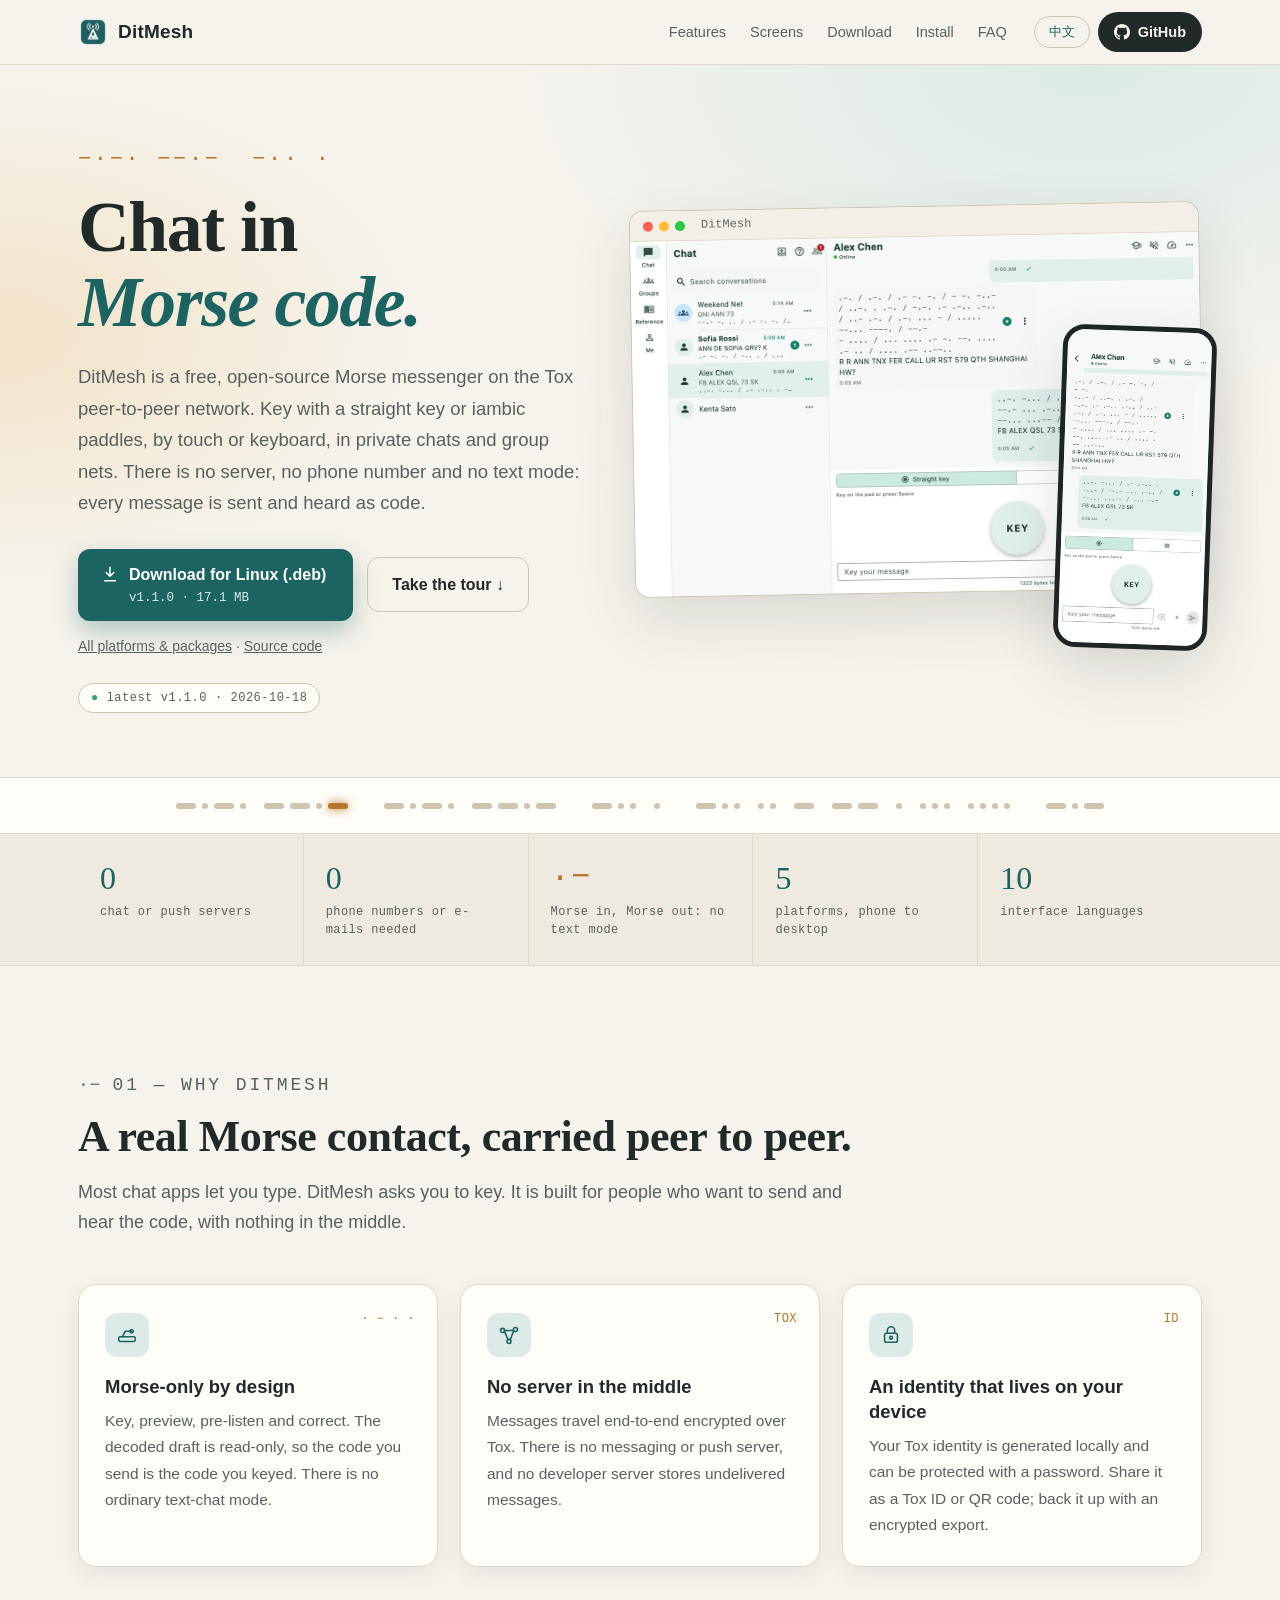
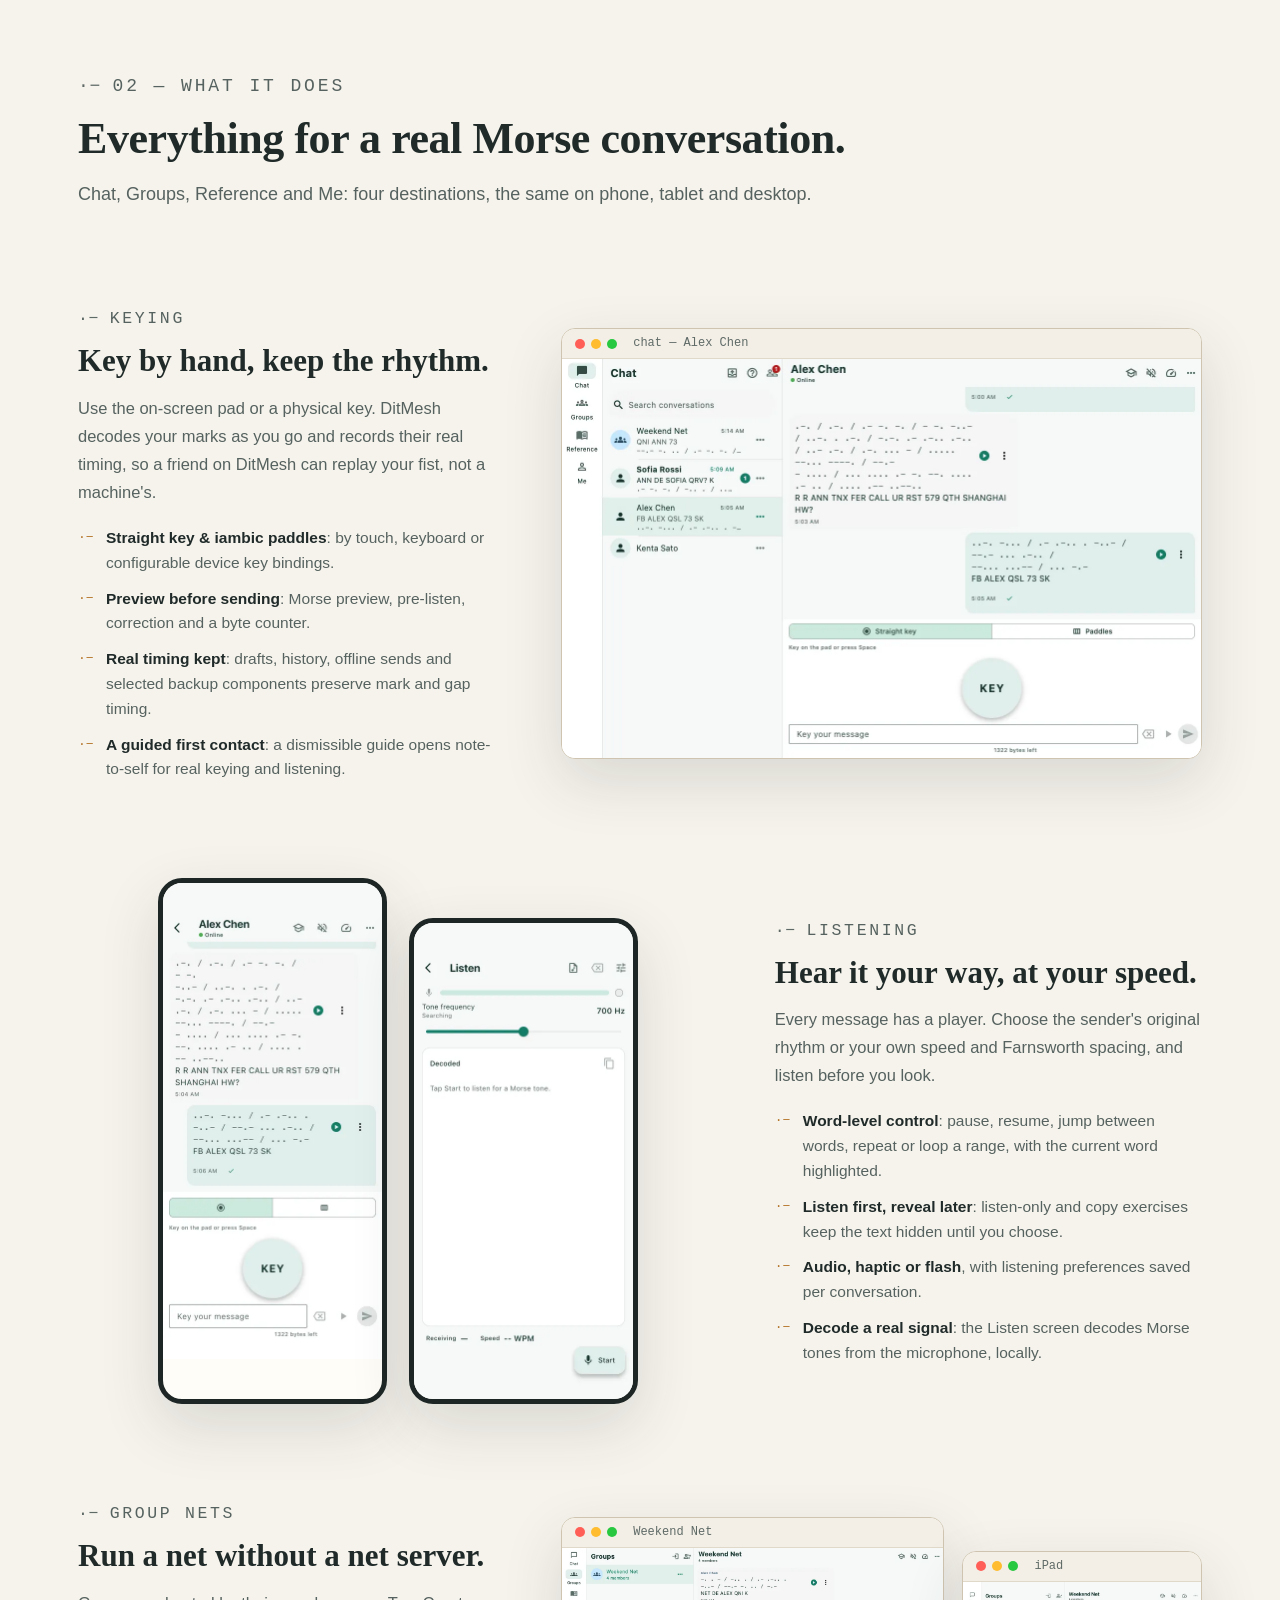
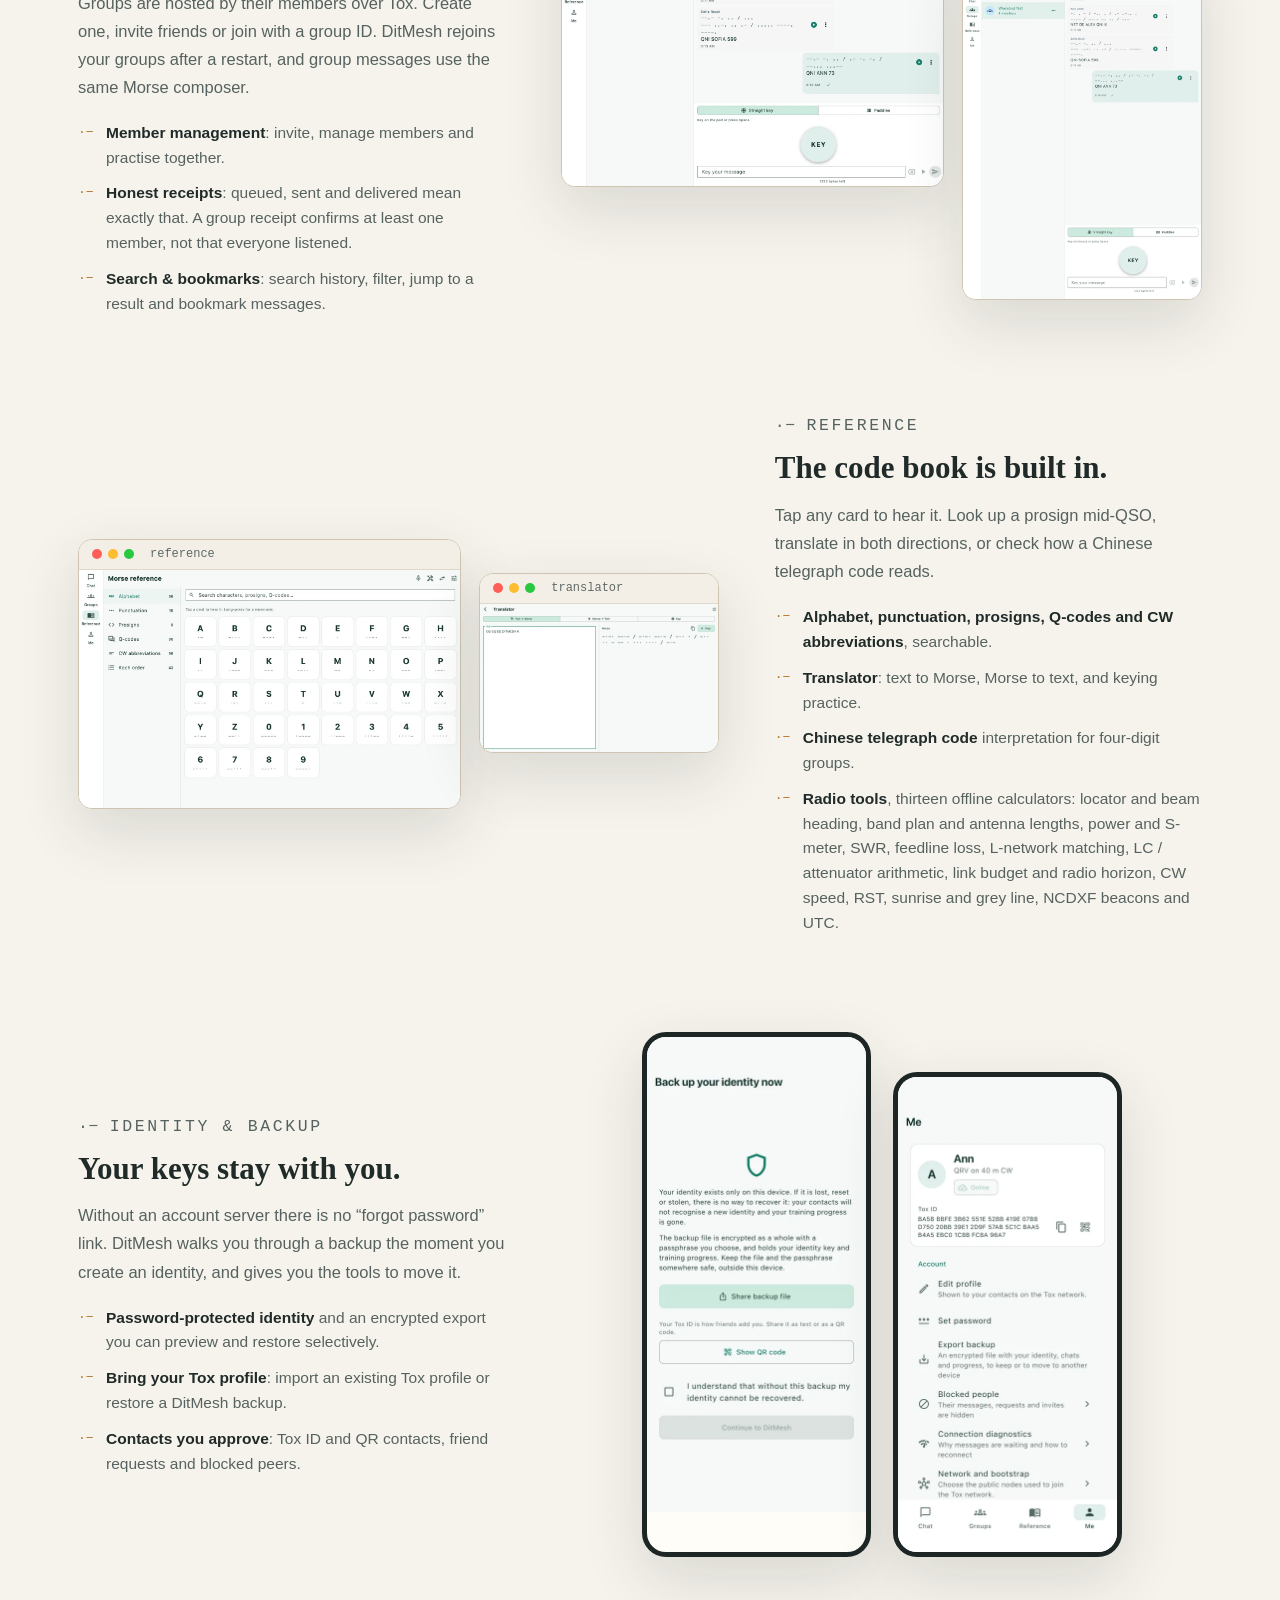
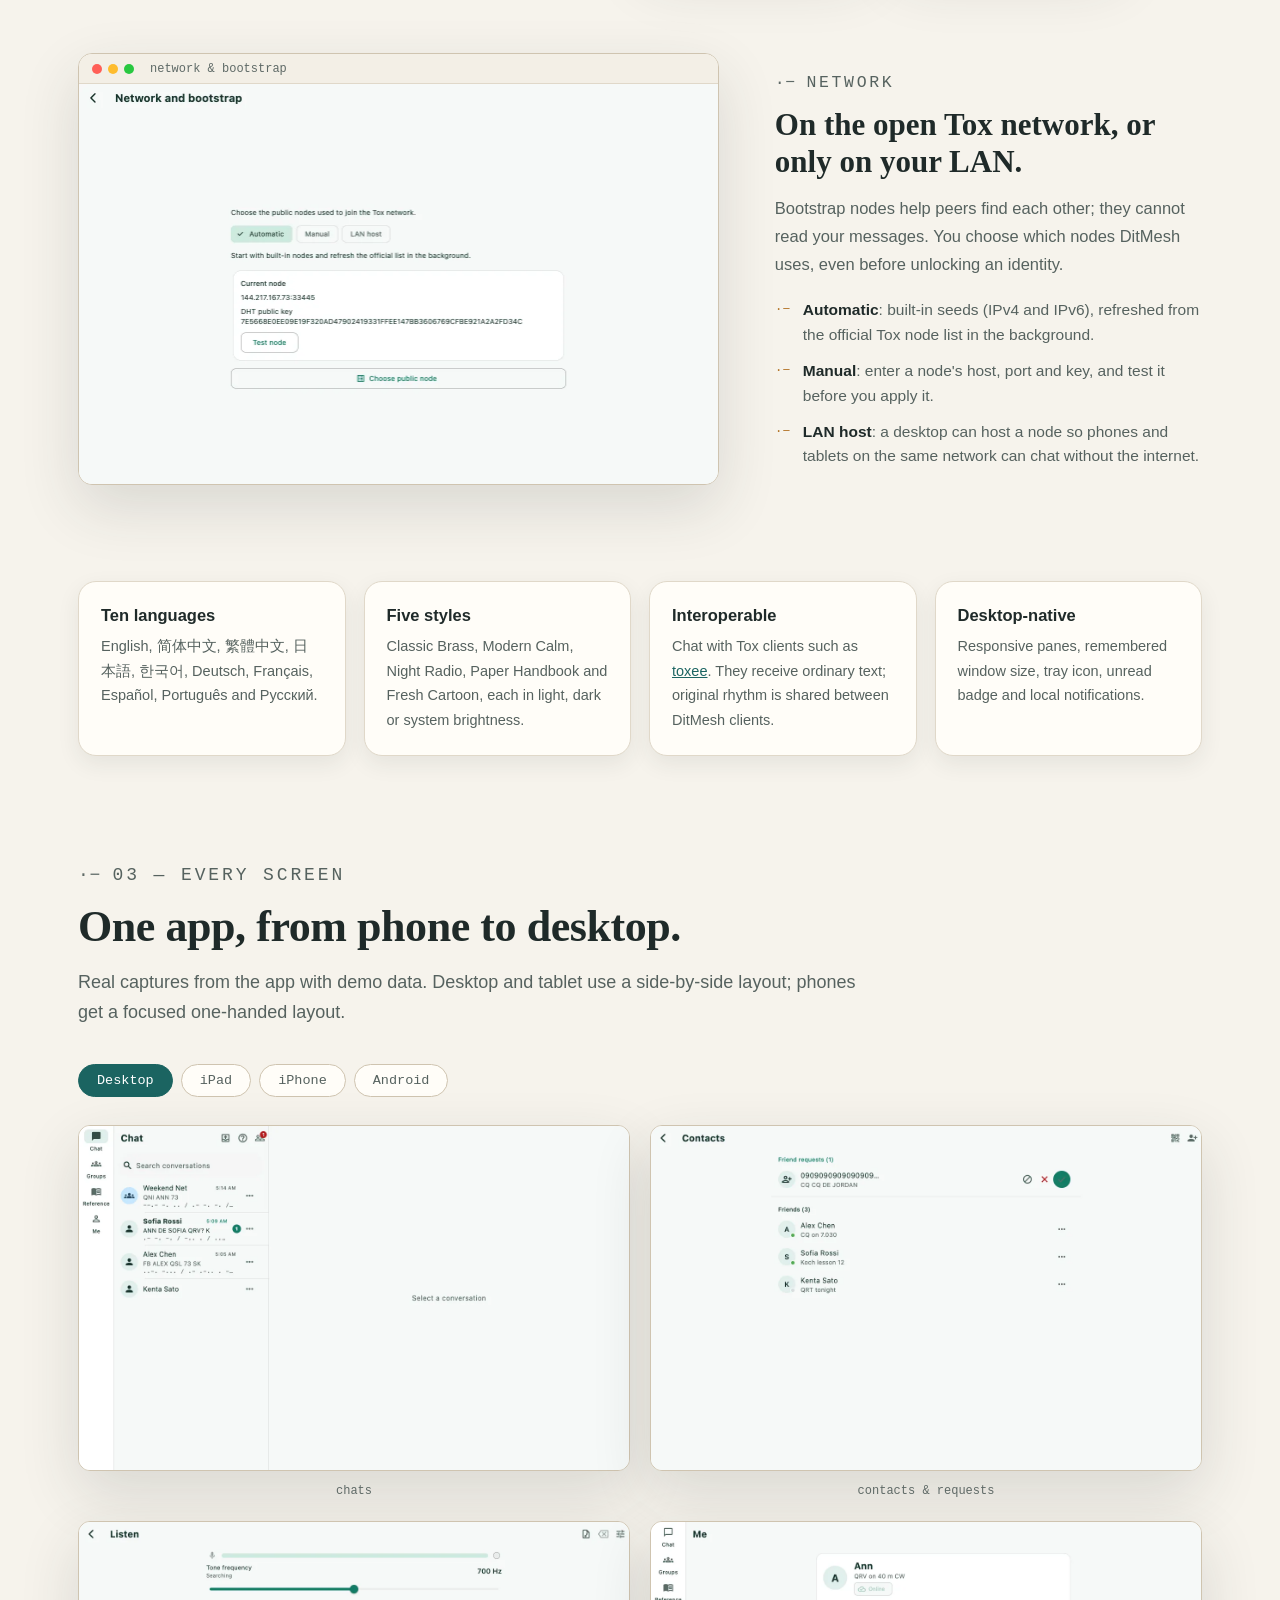
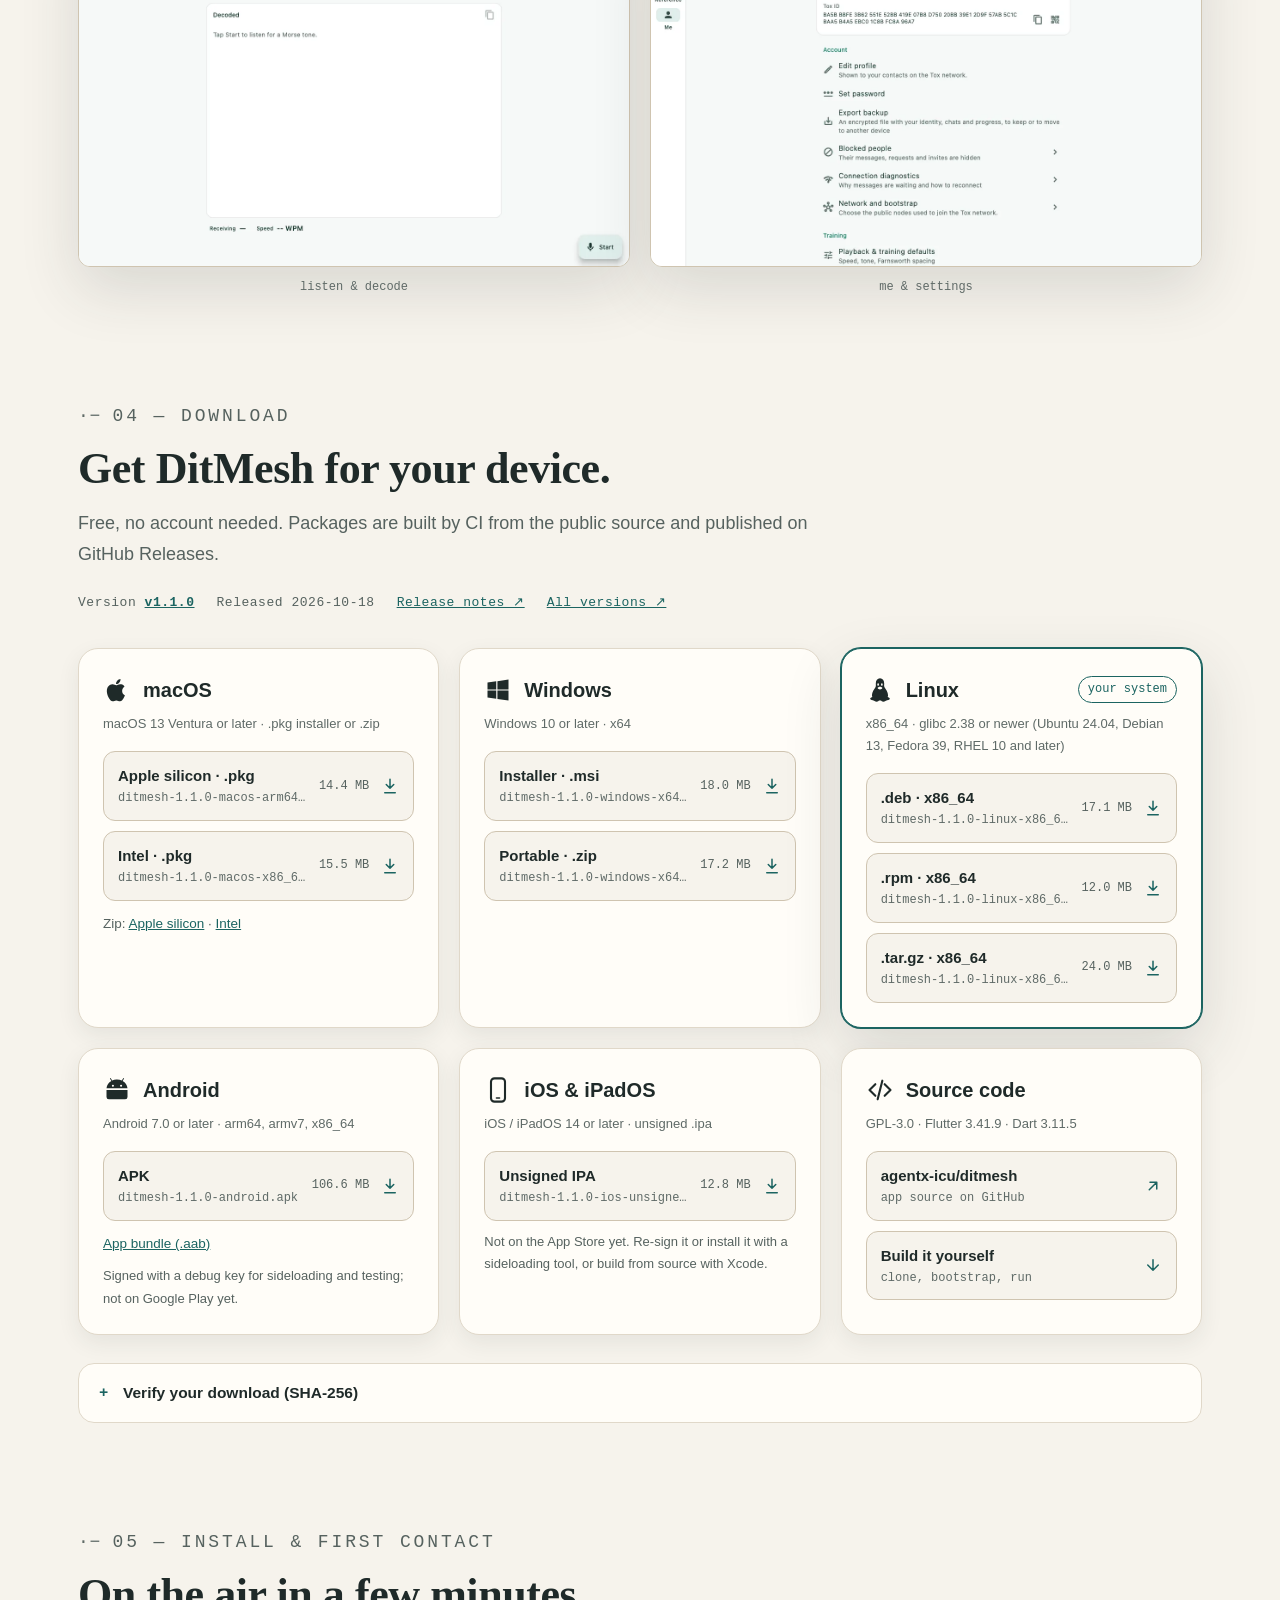
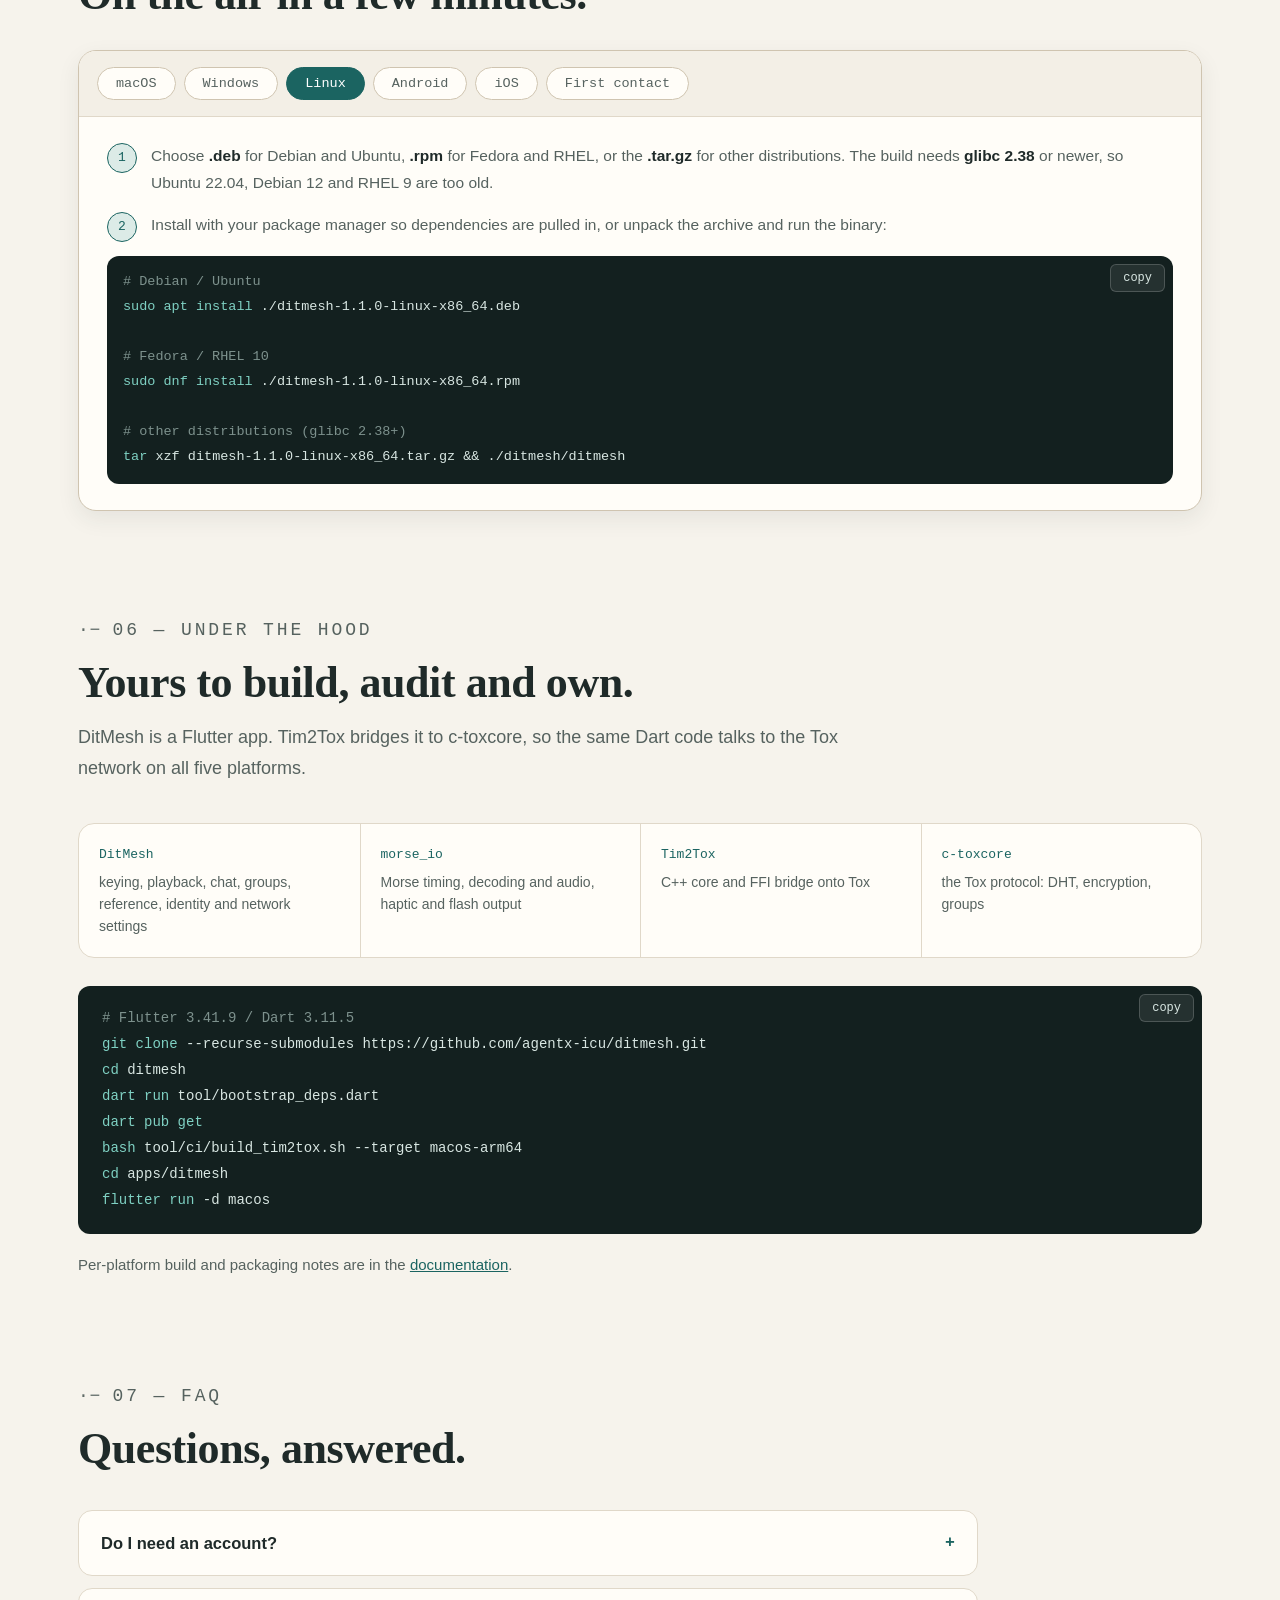
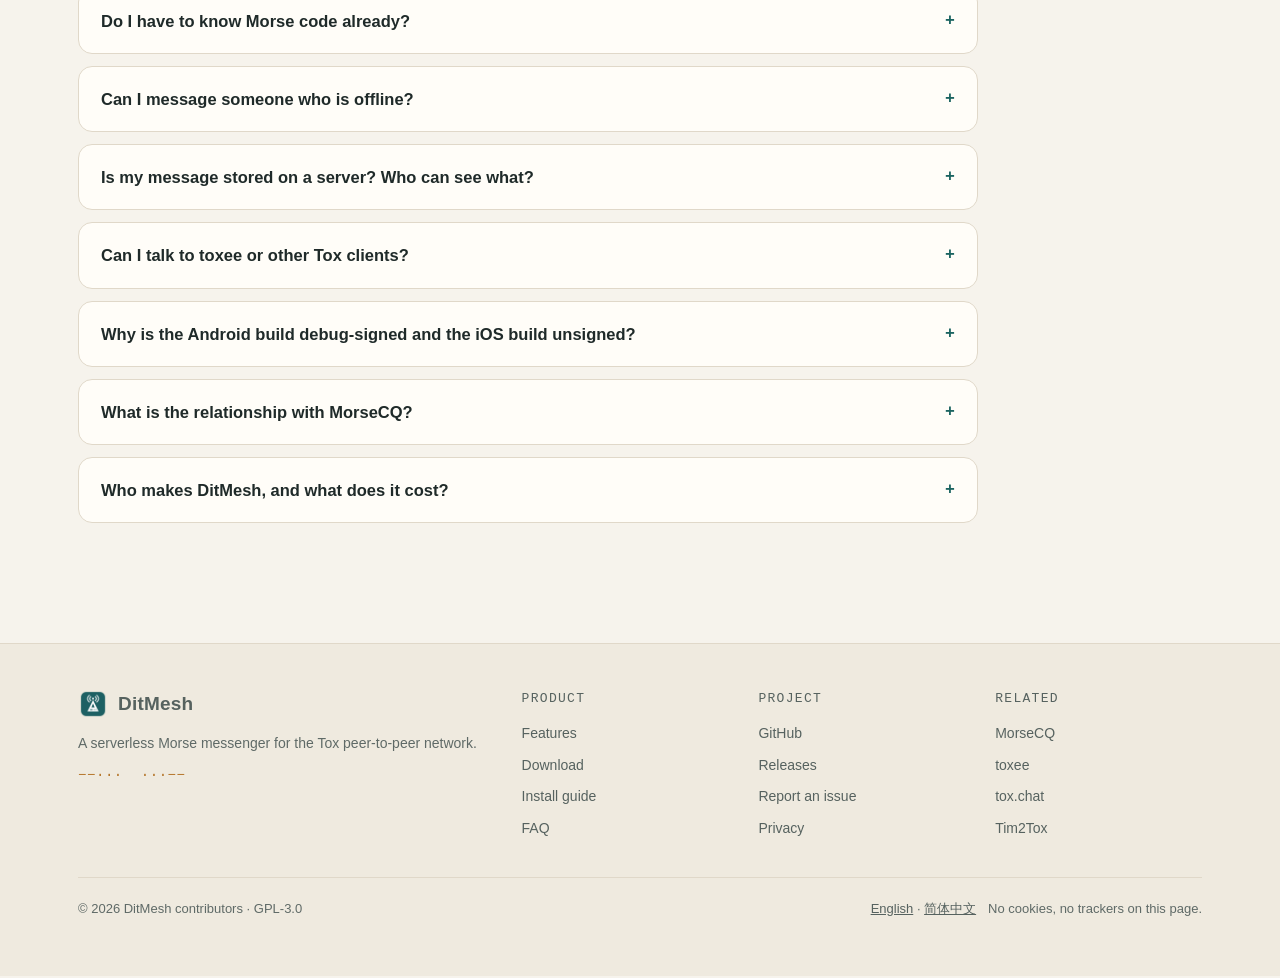
<file: index.html>
<!doctype html>
<html lang="en" data-lang="en">
<head>
<meta charset="utf-8">
<meta name="viewport" content="width=device-width, initial-scale=1">
<title>DitMesh — Chat in Morse code</title>
<meta name="description" content="DitMesh is a free, open-source, serverless Morse messenger over the Tox peer-to-peer network. Key with a straight key or iambic paddles in private chats and group nets on Android, iOS, macOS, Linux and Windows.">
<meta name="theme-color" content="#f6f3ec" media="(prefers-color-scheme: light)">
<meta name="theme-color" content="#0e1a1a" media="(prefers-color-scheme: dark)">
<link rel="canonical" href="https://ditmesh.agentx.icu/">
<link rel="alternate" hreflang="en" href="https://ditmesh.agentx.icu/en/">
<link rel="alternate" hreflang="zh-Hans" href="https://ditmesh.agentx.icu/zh/">
<link rel="alternate" hreflang="x-default" href="https://ditmesh.agentx.icu/">
<link rel="icon" type="image/png" href="assets/img/favicon.png">
<link rel="apple-touch-icon" href="assets/img/app_icon.png">
<meta property="og:type" content="website">
<meta property="og:url" content="https://ditmesh.agentx.icu/">
<meta property="og:title" content="DitMesh — Chat in Morse code">
<meta property="og:description" content="A serverless Morse messenger over the Tox peer-to-peer network. No phone number, no account server, no text mode.">
<meta property="og:image" content="https://ditmesh.agentx.icu/assets/img/en/og.jpg">
<meta property="og:image:width" content="1200">
<meta property="og:image:height" content="630">
<meta name="twitter:card" content="summary_large_image">
<script type="application/ld+json">
{
  "@context": "https://schema.org",
  "@type": "SoftwareApplication",
  "name": "DitMesh",
  "url": "https://ditmesh.agentx.icu/",
  "inLanguage": "en",
  "description": "A free, open-source, serverless Morse messenger over the Tox peer-to-peer network. Key with a straight key or iambic paddles in private chats and group nets.",
  "applicationCategory": "CommunicationApplication",
  "operatingSystem": "Android, iOS, macOS, Linux, Windows",
  "softwareVersion": "1.1.0",
  "license": "https://www.gnu.org/licenses/gpl-3.0.html",
  "downloadUrl": "https://ditmesh.agentx.icu/#download",
  "image": "https://ditmesh.agentx.icu/assets/img/app_icon.png",
  "screenshot": "https://ditmesh.agentx.icu/assets/img/en/og.jpg",
  "offers": { "@type": "Offer", "price": "0", "priceCurrency": "USD" },
  "author": { "@type": "Organization", "name": "agentx-icu", "url": "https://github.com/agentx-icu" }
}
</script>
<script>
  // Pick the language before first paint so the page never flashes the wrong one.
  (function () {
    var l = document.documentElement.getAttribute("data-page-lang");
    if (!l) {
      try { l = localStorage.getItem("ditmesh-lang"); } catch (e) {}
      var q = /[?&]lang=(en|zh)\b/.exec(location.search);
      if (q) l = q[1];
      if (l !== "en" && l !== "zh") l = /^zh\b/i.test(navigator.language || "") ? "zh" : "en";
    }
    document.documentElement.setAttribute("data-lang", l);
    document.documentElement.lang = l === "zh" ? "zh-Hans" : "en";
  })();
</script>
<link rel="stylesheet" href="assets/style.css">
</head>
<body>
<a class="skip" href="#main"><span class="en">Skip to content</span><span class="zh">跳到正文</span></a>

<!-- ====================================================== nav -->
<header class="nav">
  <div class="wrap nav-in">
    <a class="brand" href="#top"><img src="assets/img/app_icon.png" alt="" width="30" height="30"><span>DitMesh</span></a>
    <nav class="nav-links" id="navLinks" aria-label="Sections">
      <a href="#features"><span class="en">Features</span><span class="zh">功能</span></a>
      <a href="#screens"><span class="en">Screens</span><span class="zh">界面</span></a>
      <a href="#download"><span class="en">Download</span><span class="zh">下载</span></a>
      <a href="#install"><span class="en">Install</span><span class="zh">安装</span></a>
      <a href="#faq">FAQ</a>
    </nav>
    <div class="nav-act">
      <button class="lang-toggle" id="langBtn" type="button" data-aria-en="切换到中文" data-aria-zh="Switch to English" aria-label="切换到中文"><span class="en">中文</span><span class="zh">EN</span></button>
      <a class="gh" href="https://github.com/agentx-icu/ditmesh" rel="noopener" aria-label="DitMesh on GitHub">
        <svg width="16" height="16" viewBox="0 0 16 16" fill="currentColor" aria-hidden="true"><path d="M8 0C3.58 0 0 3.58 0 8c0 3.54 2.29 6.53 5.47 7.59.4.07.55-.17.55-.38 0-.19-.01-.82-.01-1.49-2.01.37-2.53-.49-2.69-.94-.09-.23-.48-.94-.82-1.13-.28-.15-.68-.52-.01-.53.63-.01 1.08.58 1.23.82.72 1.21 1.87.87 2.33.66.07-.52.28-.87.51-1.07-1.78-.2-3.64-.89-3.64-3.95 0-.87.31-1.59.82-2.15-.08-.2-.36-1.02.08-2.12 0 0 .67-.21 2.2.82.64-.18 1.32-.27 2-.27s1.36.09 2 .27c1.53-1.04 2.2-.82 2.2-.82.44 1.1.16 1.92.08 2.12.51.56.82 1.27.82 2.15 0 3.07-1.87 3.75-3.65 3.95.29.25.54.73.54 1.48 0 1.07-.01 1.93-.01 2.2 0 .21.15.46.55.38A8.01 8.01 0 0 0 16 8c0-4.42-3.58-8-8-8z"/></svg>
        <span>GitHub</span>
      </a>
      <button class="menu-btn" id="menuBtn" type="button" aria-controls="navLinks" aria-expanded="false" data-aria-en="Menu" data-aria-zh="菜单" aria-label="Menu" hidden>
        <svg width="20" height="20" viewBox="0 0 20 20" aria-hidden="true"><path d="M3 5.5h14M3 10h14M3 14.5h14" stroke="currentColor" stroke-width="1.8" stroke-linecap="round" fill="none"/></svg>
      </button>
    </div>
  </div>
</header>

<main id="main">
<!-- ====================================================== hero -->
<section class="hero" id="top">
  <div class="wrap hero-grid">
    <div class="hero-copy">
      <p class="eyebrow mono" aria-hidden="true">−·−· −−·− &nbsp;−·· ·</p>
      <h1><span class="en">Chat in<br><em>Morse code.</em></span><span class="zh">用<em>摩尔斯电码</em><br>聊天。</span></h1>
      <p class="lead"><span class="en">DitMesh is a free, open-source Morse messenger on the Tox peer-to-peer network. Key with a straight key or iambic paddles, by touch or keyboard, in private chats and group nets. There is no server, no phone number and no text mode: every message is sent and heard as code.</span><span class="zh">DitMesh 是基于 Tox 点对点网络的免费开源摩尔斯电码聊天工具。用触摸或键盘操作直键、双桨，在单聊和群组网络中拍发。没有服务器，不要手机号，也没有文字模式：每条消息都以电码发出、以电码收听。</span></p>
      <div class="cta">
        <a class="btn primary btn-dl" id="heroDl" href="#download">
          <span class="row"><svg viewBox="0 0 24 24" aria-hidden="true"><path d="M12 3v12M7 10l5 5 5-5M5 21h14"/></svg><span class="hero-dl-label"><span class="en">Download DitMesh</span><span class="zh">下载 DitMesh</span></span></span>
          <small class="hero-dl-sub">v1.1.0</small>
        </a>
        <a class="btn ghost" href="#features"><span class="en">Take the tour ↓</span><span class="zh">功能导览 ↓</span></a>
      </div>
      <p class="hero-alt">
        <a href="#download"><span class="en">All platforms &amp; packages</span><span class="zh">全部平台与安装包</span></a> ·
        <a href="https://github.com/agentx-icu/ditmesh" rel="noopener"><span class="en">Source code</span><span class="zh">源代码</span></a>
      </p>
      <a class="badge mono" data-release-link href="https://github.com/agentx-icu/ditmesh/releases/tag/v1.1.0"><b aria-hidden="true">●</b><span class="en">latest</span><span class="zh">最新版本</span> <span data-version>v1.1.0</span> · <span data-release-date>2026-10-18</span></a>
    </div>
    <div class="hero-shot">
      <div class="frame desk">
        <div class="bar" aria-hidden="true"><i></i><i></i><i></i><b>DitMesh</b></div>
        <img data-shot="desktop/conversation.webp" src="assets/img/en/desktop/conversation.webp" width="1280" height="800" fetchpriority="high"
             data-alt-en="DitMesh on macOS: a Morse conversation with decoded text under each message and the straight-key pad"
             data-alt-zh="DitMesh macOS 版：每条消息下方显示译文的摩尔斯对话，以及直键拍发区"
             alt="DitMesh on macOS: a Morse conversation with decoded text under each message and the straight-key pad">
      </div>
      <div class="frame phone">
        <img data-shot="ios/conversation.webp" src="assets/img/en/ios/conversation.webp" width="440" height="956"
             data-alt-en="DitMesh on iPhone: the same conversation in the phone layout" data-alt-zh="DitMesh iPhone 版：手机布局下的同一段对话"
             alt="DitMesh on iPhone: the same conversation in the phone layout">
      </div>
    </div>
  </div>
  <div class="tape" aria-hidden="true"><div class="tape-in mono" id="tape">−·−· −−·− &nbsp; −·−· −−·− &nbsp; −·· · &nbsp; −·· ·· − −− · ··· ···· &nbsp; −·−</div></div>
  <div class="stats">
    <div class="wrap stats-in">
      <div class="stat"><div class="n">0</div><div class="l"><span class="en">chat or push servers</span><span class="zh">聊天或推送服务器</span></div></div>
      <div class="stat"><div class="n">0</div><div class="l"><span class="en">phone numbers or e-mails needed</span><span class="zh">所需的手机号或邮箱</span></div></div>
      <div class="stat"><div class="n mono">·−</div><div class="l"><span class="en">Morse in, Morse out: no text mode</span><span class="zh">只用电码收发，没有文字模式</span></div></div>
      <div class="stat"><div class="n">5</div><div class="l"><span class="en">platforms, phone to desktop</span><span class="zh">平台，从手机到桌面</span></div></div>
      <div class="stat"><div class="n">10</div><div class="l"><span class="en">interface languages</span><span class="zh">种界面语言</span></div></div>
    </div>
  </div>
</section>

<!-- ====================================================== why -->
<section id="why" class="sec">
  <div class="wrap">
    <div class="sec-head">
      <p class="kicker"><span class="en">01 — why DitMesh</span><span class="zh">01 — 为什么是 DitMesh</span></p>
      <h2><span class="en">A real Morse contact, carried peer to peer.</span><span class="zh">真正的摩尔斯通联，点对点传递。</span></h2>
      <p><span class="en">Most chat apps let you type. DitMesh asks you to key. It is built for people who want to send and hear the code, with nothing in the middle.</span><span class="zh">大多数聊天应用让你打字，DitMesh 请你拍发。它为想要真正发报、收听电码的人打造，中间没有任何服务器。</span></p>
    </div>
    <div class="grid3">
      <div class="card">
        <span class="tag mono">· − · ·</span>
        <div class="ic"><svg viewBox="0 0 24 24" aria-hidden="true"><rect x="3" y="14" width="18" height="5" rx="1.5"/><path d="M7 14l3-6h7"/><circle cx="17" cy="8" r="1.8"/></svg></div>
        <h3><span class="en">Morse-only by design</span><span class="zh">只用电码，是设计初衷</span></h3>
        <p><span class="en">Key, preview, pre-listen and correct. The decoded draft is read-only, so the code you send is the code you keyed. There is no ordinary text-chat mode.</span><span class="zh">拍发、预览、试听、纠错。解码后的草稿只读，你发出去的就是你拍下的电码。不提供普通文字聊天模式。</span></p>
      </div>
      <div class="card">
        <span class="tag mono">TOX</span>
        <div class="ic"><svg viewBox="0 0 24 24" aria-hidden="true"><circle cx="5" cy="7" r="2.2"/><circle cx="19" cy="6" r="2.2"/><circle cx="12" cy="19" r="2.2"/><path d="M7 8l4 9M17.2 7.4L13.4 17M7.2 7h9.6"/></svg></div>
        <h3><span class="en">No server in the middle</span><span class="zh">中间没有服务器</span></h3>
        <p><span class="en">Messages travel end-to-end encrypted over Tox. There is no messaging or push server, and no developer server stores undelivered messages.</span><span class="zh">消息经 Tox 端到端加密传输。没有聊天或推送服务器，也没有开发者服务器替你保存未送达的消息。</span></p>
      </div>
      <div class="card">
        <span class="tag mono">ID</span>
        <div class="ic"><svg viewBox="0 0 24 24" aria-hidden="true"><rect x="5" y="10" width="14" height="10" rx="2"/><path d="M8 10V7a4 4 0 0 1 8 0v3"/><circle cx="12" cy="15" r="1.6"/></svg></div>
        <h3><span class="en">An identity that lives on your device</span><span class="zh">身份只在你的设备上</span></h3>
        <p><span class="en">Your Tox identity is generated locally and can be protected with a password. Share it as a Tox ID or QR code; back it up with an encrypted export.</span><span class="zh">Tox 身份在本地生成，可用密码保护。以 Tox ID 或二维码分享，用加密导出做备份。</span></p>
      </div>
    </div>
  </div>
</section>

<!-- ====================================================== features -->
<section id="features" class="sec">
  <div class="wrap">
    <div class="sec-head">
      <p class="kicker"><span class="en">02 — what it does</span><span class="zh">02 — 功能详解</span></p>
      <h2><span class="en">Everything for a real Morse conversation.</span><span class="zh">一次真正的摩尔斯通联，所需的一切。</span></h2>
      <p><span class="en">Chat, Groups, Reference and Me: four destinations, the same on phone, tablet and desktop.</span><span class="zh">聊天、群组、参考、我的：四个入口，在手机、平板和桌面上保持一致。</span></p>
    </div>

    <!-- keying -->
    <div class="feat">
      <div class="feat-copy">
        <p class="kicker"><span class="en">keying</span><span class="zh">拍发</span></p>
        <h3><span class="en">Key by hand, keep the rhythm.</span><span class="zh">亲手拍发，保留节奏。</span></h3>
        <p><span class="en">Use the on-screen pad or a physical key. DitMesh decodes your marks as you go and records their real timing, so a friend on DitMesh can replay your fist, not a machine's.</span><span class="zh">用屏幕按键或实体按键拍发。DitMesh 边拍边解码，并记录真实时序，对方用 DitMesh 收听时听到的是你的手法，而不是机器合成。</span></p>
        <ul class="ticks">
          <li><span class="en"><b>Straight key &amp; iambic paddles</b>: by touch, keyboard or configurable device key bindings.</span><span class="zh"><b>直键与双桨</b>：支持触摸、键盘及可自定义的设备按键映射。</span></li>
          <li><span class="en"><b>Preview before sending</b>: Morse preview, pre-listen, correction and a byte counter.</span><span class="zh"><b>发送前预览</b>：电码预览、试听、纠错，以及剩余字节提示。</span></li>
          <li><span class="en"><b>Real timing kept</b>: drafts, history, offline sends and selected backup components preserve mark and gap timing.</span><span class="zh"><b>保留真实时序</b>：草稿、历史、离线发送和所选备份内容都会保留点划与间隔时序。</span></li>
          <li><span class="en"><b>A guided first contact</b>: a dismissible guide opens note-to-self for real keying and listening.</span><span class="zh"><b>新手引导</b>：可关闭的引导会打开“发给自己”，让你先实际拍发和收听。</span></li>
        </ul>
      </div>
      <div class="frame">
        <div class="bar" aria-hidden="true"><i></i><i></i><i></i><b><span class="en">chat — Alex Chen</span><span class="zh">聊天 — Alex Chen</span></b></div>
        <img data-shot="desktop/conversation.webp" src="assets/img/en/desktop/conversation.webp" width="1280" height="800" loading="lazy"
             data-alt-en="DitMesh desktop: a direct Morse conversation with the straight key pad" data-alt-zh="DitMesh 桌面端：带直键拍发区的单聊摩尔斯对话"
             alt="DitMesh desktop: a direct Morse conversation with the straight key pad">
      </div>
    </div>

    <!-- listening -->
    <div class="feat flip">
      <div class="phone-duo">
        <div class="frame phone-f"><img data-shot="ios/conversation.webp" src="assets/img/en/ios/conversation.webp" width="440" height="956" loading="lazy"
             data-alt-en="DitMesh on iPhone: messages with play controls" data-alt-zh="DitMesh iPhone 版：带播放按钮的消息" alt="DitMesh on iPhone: messages with play controls"></div>
        <div class="frame phone-f"><img data-shot="ios/listen.webp" src="assets/img/en/ios/listen.webp" width="440" height="956" loading="lazy"
             data-alt-en="DitMesh on iPhone: the Listen screen decoding a Morse tone" data-alt-zh="DitMesh iPhone 版：解码摩尔斯音调的收听界面" alt="DitMesh on iPhone: the Listen screen decoding a Morse tone"></div>
      </div>
      <div class="feat-copy">
        <p class="kicker"><span class="en">listening</span><span class="zh">收听</span></p>
        <h3><span class="en">Hear it your way, at your speed.</span><span class="zh">按你的方式，用你的速度收听。</span></h3>
        <p><span class="en">Every message has a player. Choose the sender's original rhythm or your own speed and Farnsworth spacing, and listen before you look.</span><span class="zh">每条消息都带播放器。可选发送方的原始节奏，或你自己的速度与 Farnsworth 间距，先听后看。</span></p>
        <ul class="ticks">
          <li><span class="en"><b>Word-level control</b>: pause, resume, jump between words, repeat or loop a range, with the current word highlighted.</span><span class="zh"><b>逐词控制</b>：暂停、继续、按词跳转、重复或循环一段，当前词高亮。</span></li>
          <li><span class="en"><b>Listen first, reveal later</b>: listen-only and copy exercises keep the text hidden until you choose.</span><span class="zh"><b>先听后揭晓</b>：纯收听与抄收练习会隐藏文字，直到你主动揭晓。</span></li>
          <li><span class="en"><b>Audio, haptic or flash</b>, with listening preferences saved per conversation.</span><span class="zh"><b>声音、振动或闪光</b>输出，收听偏好按会话保存。</span></li>
          <li><span class="en"><b>Decode a real signal</b>: the Listen screen decodes Morse tones from the microphone, locally.</span><span class="zh"><b>解码真实信号</b>：收听界面可通过麦克风在本地解码摩尔斯音调。</span></li>
        </ul>
      </div>
    </div>

    <!-- groups -->
    <div class="feat">
      <div class="feat-copy">
        <p class="kicker"><span class="en">group nets</span><span class="zh">群组网络</span></p>
        <h3><span class="en">Run a net without a net server.</span><span class="zh">没有服务器的群组网络。</span></h3>
        <p><span class="en">Groups are hosted by their members over Tox. Create one, invite friends or join with a group ID. DitMesh rejoins your groups after a restart, and group messages use the same Morse composer.</span><span class="zh">群组由成员通过 Tox 共同承载。可以创建、邀请好友或凭群 ID 加入；DitMesh 重启后会自动重新加入，群消息使用同一个摩尔斯拍发器。</span></p>
        <ul class="ticks">
          <li><span class="en"><b>Member management</b>: invite, manage members and practise together.</span><span class="zh"><b>成员管理</b>：邀请、管理成员，一起练习。</span></li>
          <li><span class="en"><b>Honest receipts</b>: queued, sent and delivered mean exactly that. A group receipt confirms at least one member, not that everyone listened.</span><span class="zh"><b>如实的回执</b>：排队、已发送、已送达各有明确含义。群回执只代表至少一名成员收到，不代表所有人都听过。</span></li>
          <li><span class="en"><b>Search &amp; bookmarks</b>: search history, filter, jump to a result and bookmark messages.</span><span class="zh"><b>搜索与书签</b>：搜索历史、筛选、跳转到结果、为消息加书签。</span></li>
        </ul>
      </div>
      <div class="duo">
        <div class="frame">
          <div class="bar" aria-hidden="true"><i></i><i></i><i></i><b>Weekend Net</b></div>
          <img data-shot="desktop/group_conversation.webp" src="assets/img/en/desktop/group_conversation.webp" width="1280" height="800" loading="lazy"
               data-alt-en="DitMesh desktop: a group net with several members keying" data-alt-zh="DitMesh 桌面端：多名成员拍发的群组网络" alt="DitMesh desktop: a group net with several members keying">
        </div>
        <div class="frame">
          <div class="bar" aria-hidden="true"><i></i><i></i><i></i><b>iPad</b></div>
          <img data-shot="ipad/group_conversation.webp" src="assets/img/en/ipad/group_conversation.webp" width="774" height="1032" loading="lazy"
               data-alt-en="DitMesh on iPad: a group net in the split layout" data-alt-zh="DitMesh iPad 版：分栏布局中的群组网络" alt="DitMesh on iPad: a group net in the split layout">
        </div>
      </div>
    </div>

    <!-- reference -->
    <div class="feat flip">
      <div class="duo">
        <div class="frame">
          <div class="bar" aria-hidden="true"><i></i><i></i><i></i><b><span class="en">reference</span><span class="zh">参考</span></b></div>
          <img data-shot="desktop/reference.webp" src="assets/img/en/desktop/reference.webp" width="1280" height="800" loading="lazy"
               data-alt-en="DitMesh desktop: the Morse reference with alphabet, prosigns and Q-codes" data-alt-zh="DitMesh 桌面端：包含字母、程序信号与 Q 简语的摩尔斯参考" alt="DitMesh desktop: the Morse reference with alphabet, prosigns and Q-codes">
        </div>
        <div class="frame">
          <div class="bar" aria-hidden="true"><i></i><i></i><i></i><b><span class="en">translator</span><span class="zh">翻译器</span></b></div>
          <img data-shot="desktop/translator.webp" src="assets/img/en/desktop/translator.webp" width="1280" height="800" loading="lazy"
               data-alt-en="DitMesh desktop: the translator turning text into Morse" data-alt-zh="DitMesh 桌面端：把文字转成电码的翻译器" alt="DitMesh desktop: the translator turning text into Morse">
        </div>
      </div>
      <div class="feat-copy">
        <p class="kicker"><span class="en">reference</span><span class="zh">参考</span></p>
        <h3><span class="en">The code book is built in.</span><span class="zh">电码手册，就在应用里。</span></h3>
        <p><span class="en">Tap any card to hear it. Look up a prosign mid-QSO, translate in both directions, or check how a Chinese telegraph code reads.</span><span class="zh">点按任意卡片即可试听。通联中随时查程序信号、双向翻译，或查看中文电报码的含义。</span></p>
        <ul class="ticks">
          <li><span class="en"><b>Alphabet, punctuation, prosigns, Q-codes and CW abbreviations</b>, searchable.</span><span class="zh"><b>字母、标点、程序信号、Q 简语与 CW 缩语</b>，均可搜索。</span></li>
          <li><span class="en"><b>Translator</b>: text to Morse, Morse to text, and keying practice.</span><span class="zh"><b>翻译器</b>：文字转电码、电码转文字，以及拍发练习。</span></li>
          <li><span class="en"><b>Chinese telegraph code</b> interpretation for four-digit groups.</span><span class="zh"><b>中文电报码</b>：解读四位数字码组。</span></li>
          <li><span class="en"><b>Radio tools</b>, thirteen offline calculators: locator and beam heading, band plan and antenna lengths, power and S-meter, SWR, feedline loss, L-network matching, LC / attenuator arithmetic, link budget and radio horizon, CW speed, RST, sunrise and grey line, NCDXF beacons and UTC.</span><span class="zh"><b>无线电工具</b>，十三个离线计算器：网格与方位、频段表与天线长度、功率与 S 表、驻波比、馈线损耗、L 型匹配、LC / 衰减器计算、链路预算与无线电视距、CW 速度、RST、日出与灰线、NCDXF 信标和 UTC。</span></li>
        </ul>
      </div>
    </div>

    <!-- identity -->
    <div class="feat">
      <div class="feat-copy">
        <p class="kicker"><span class="en">identity &amp; backup</span><span class="zh">身份与备份</span></p>
        <h3><span class="en">Your keys stay with you.</span><span class="zh">密钥只在你手里。</span></h3>
        <p><span class="en">Without an account server there is no “forgot password” link. DitMesh walks you through a backup the moment you create an identity, and gives you the tools to move it.</span><span class="zh">没有账号服务器，也就没有“找回密码”。创建身份后，DitMesh 会立即引导你备份，并提供迁移身份的工具。</span></p>
        <ul class="ticks">
          <li><span class="en"><b>Password-protected identity</b> and an encrypted export you can preview and restore selectively.</span><span class="zh"><b>密码保护的身份</b>，以及可预览、可选择性恢复的加密导出。</span></li>
          <li><span class="en"><b>Bring your Tox profile</b>: import an existing Tox profile or restore a DitMesh backup.</span><span class="zh"><b>沿用 Tox 资料</b>：导入已有的 Tox 资料，或恢复 DitMesh 备份。</span></li>
          <li><span class="en"><b>Contacts you approve</b>: Tox ID and QR contacts, friend requests and blocked peers.</span><span class="zh"><b>由你决定的联系人</b>：Tox ID 与二维码添加、好友申请、屏蔽联系人。</span></li>
        </ul>
      </div>
      <div class="phone-duo">
        <div class="frame phone-f"><img data-shot="ios/backup_wizard.webp" src="assets/img/en/ios/backup_wizard.webp" width="440" height="956" loading="lazy"
             data-alt-en="DitMesh on iPhone: the backup wizard after creating an identity" data-alt-zh="DitMesh iPhone 版：创建身份后的备份向导" alt="DitMesh on iPhone: the backup wizard after creating an identity"></div>
        <div class="frame phone-f"><img data-shot="ios/me.webp" src="assets/img/en/ios/me.webp" width="440" height="956" loading="lazy"
             data-alt-en="DitMesh on iPhone: the Me page with Tox ID, password and backup options" data-alt-zh="DitMesh iPhone 版：显示 Tox ID、密码与备份选项的“我的”页面" alt="DitMesh on iPhone: the Me page with Tox ID, password and backup options"></div>
      </div>
    </div>

    <!-- network -->
    <div class="feat flip">
      <div class="frame">
        <div class="bar" aria-hidden="true"><i></i><i></i><i></i><b><span class="en">network &amp; bootstrap</span><span class="zh">网络与引导节点</span></b></div>
        <img data-shot="desktop/network_bootstrap.webp" src="assets/img/en/desktop/network_bootstrap.webp" width="1280" height="800" loading="lazy"
             data-alt-en="DitMesh desktop: network settings with automatic, manual and LAN host modes" data-alt-zh="DitMesh 桌面端：自动、手动与局域网主机模式的网络设置" alt="DitMesh desktop: network settings with automatic, manual and LAN host modes">
      </div>
      <div class="feat-copy">
        <p class="kicker"><span class="en">network</span><span class="zh">网络</span></p>
        <h3><span class="en">On the open Tox network, or only on your LAN.</span><span class="zh">既能连公共 Tox 网络，也能只在局域网里用。</span></h3>
        <p><span class="en">Bootstrap nodes help peers find each other; they cannot read your messages. You choose which nodes DitMesh uses, even before unlocking an identity.</span><span class="zh">引导节点只帮助双方互相找到，无法读取消息。使用哪些节点由你决定，解锁身份之前也能设置。</span></p>
        <ul class="ticks">
          <li><span class="en"><b>Automatic</b>: built-in seeds (IPv4 and IPv6), refreshed from the official Tox node list in the background.</span><span class="zh"><b>自动</b>：内置种子节点（IPv4 与 IPv6），后台刷新官方 Tox 节点列表。</span></li>
          <li><span class="en"><b>Manual</b>: enter a node's host, port and key, and test it before you apply it.</span><span class="zh"><b>手动</b>：填写节点地址、端口和公钥，应用前先测试连通性。</span></li>
          <li><span class="en"><b>LAN host</b>: a desktop can host a node so phones and tablets on the same network can chat without the internet.</span><span class="zh"><b>局域网主机</b>：桌面端可托管节点，同一网络中的手机和平板无需互联网也能聊天。</span></li>
        </ul>
      </div>
    </div>

    <!-- more -->
    <div class="grid4">
      <div class="card mini"><h3><span class="en">Ten languages</span><span class="zh">十种语言</span></h3><p><span class="en">English, 简体中文, 繁體中文, 日本語, 한국어, Deutsch, Français, Español, Português and Русский.</span><span class="zh">English、简体中文、繁體中文、日本語、한국어、Deutsch、Français、Español、Português、Русский。</span></p></div>
      <div class="card mini"><h3><span class="en">Five styles</span><span class="zh">五种风格</span></h3><p><span class="en">Classic Brass, Modern Calm, Night Radio, Paper Handbook and Fresh Cartoon, each in light, dark or system brightness.</span><span class="zh">经典黄铜、现代静谧、夜间电台、纸质手册、清新卡通，均可选浅色、深色或跟随系统。</span></p></div>
      <div class="card mini"><h3><span class="en">Interoperable</span><span class="zh">跨客户端互通</span></h3><p><span class="en">Chat with Tox clients such as <a href="https://toxee.agentx.icu">toxee</a>. They receive ordinary text; original rhythm is shared between DitMesh clients.</span><span class="zh">可与 <a href="https://toxee.agentx.icu">toxee</a> 等 Tox 客户端聊天。对方收到普通文字；原始节奏仅在 DitMesh 客户端之间传递。</span></p></div>
      <div class="card mini"><h3><span class="en">Desktop-native</span><span class="zh">桌面原生体验</span></h3><p><span class="en">Responsive panes, remembered window size, tray icon, unread badge and local notifications.</span><span class="zh">自适应分栏、记住窗口尺寸、托盘图标、未读角标和本地通知。</span></p></div>
    </div>
  </div>
</section>

<!-- ====================================================== screens -->
<section id="screens" class="sec">
  <div class="wrap">
    <div class="sec-head">
      <p class="kicker"><span class="en">03 — every screen</span><span class="zh">03 — 每一块屏幕</span></p>
      <h2><span class="en">One app, from phone to desktop.</span><span class="zh">一个应用，从手机到桌面。</span></h2>
      <p><span class="en">Real captures from the app with demo data. Desktop and tablet use a side-by-side layout; phones get a focused one-handed layout.</span><span class="zh">均为应用真实截图（演示数据）。桌面与平板为分栏布局，手机为专注的单手布局。</span></p>
    </div>
    <div class="tabs" role="tablist" aria-label="Platform">
      <button class="tab" role="tab" aria-selected="true" aria-controls="g-desktop" id="t-desktop" data-key="desktop" type="button"><span class="en">Desktop</span><span class="zh">桌面</span></button>
      <button class="tab" role="tab" aria-selected="false" aria-controls="g-ipad" id="t-ipad" data-key="ipad" tabindex="-1" type="button">iPad</button>
      <button class="tab" role="tab" aria-selected="false" aria-controls="g-ios" id="t-ios" data-key="ios" tabindex="-1" type="button">iPhone</button>
      <button class="tab" role="tab" aria-selected="false" aria-controls="g-android" id="t-android" data-key="android" tabindex="-1" type="button">Android</button>
    </div>
    <div class="gallery desktop" id="g-desktop" role="tabpanel" tabindex="0" aria-labelledby="t-desktop">
      <figure><div class="frame"><img data-shot="desktop/chat_list.webp" src="assets/img/en/desktop/chat_list.webp" width="1280" height="800" loading="lazy" alt=""></div><figcaption><span class="en">chats</span><span class="zh">会话列表</span></figcaption></figure>
      <figure><div class="frame"><img data-shot="desktop/contacts.webp" src="assets/img/en/desktop/contacts.webp" width="1280" height="800" loading="lazy" alt=""></div><figcaption><span class="en">contacts &amp; requests</span><span class="zh">联系人与好友申请</span></figcaption></figure>
      <figure><div class="frame"><img data-shot="desktop/listen.webp" src="assets/img/en/desktop/listen.webp" width="1280" height="800" loading="lazy" alt=""></div><figcaption><span class="en">listen &amp; decode</span><span class="zh">收听与解码</span></figcaption></figure>
      <figure><div class="frame"><img data-shot="desktop/me.webp" src="assets/img/en/desktop/me.webp" width="1280" height="800" loading="lazy" alt=""></div><figcaption><span class="en">me &amp; settings</span><span class="zh">我的与设置</span></figcaption></figure>
    </div>
    <div class="gallery ipad" id="g-ipad" role="tabpanel" tabindex="0" aria-labelledby="t-ipad" hidden>
      <figure><div class="frame"><img data-shot="ipad/conversation.webp" src="assets/img/en/ipad/conversation.webp" width="774" height="1032" loading="lazy" alt=""></div><figcaption><span class="en">direct chat</span><span class="zh">单聊</span></figcaption></figure>
      <figure><div class="frame"><img data-shot="ipad/reference.webp" src="assets/img/en/ipad/reference.webp" width="774" height="1032" loading="lazy" alt=""></div><figcaption><span class="en">reference</span><span class="zh">参考</span></figcaption></figure>
      <figure><div class="frame"><img data-shot="ipad/listen.webp" src="assets/img/en/ipad/listen.webp" width="774" height="1032" loading="lazy" alt=""></div><figcaption><span class="en">listen</span><span class="zh">收听</span></figcaption></figure>
    </div>
    <div class="gallery phone" id="g-ios" role="tabpanel" tabindex="0" aria-labelledby="t-ios" hidden>
      <figure><div class="frame"><img data-shot="ios/welcome.webp" src="assets/img/en/ios/welcome.webp" width="440" height="956" loading="lazy" alt=""></div><figcaption><span class="en">welcome</span><span class="zh">欢迎</span></figcaption></figure>
      <figure><div class="frame"><img data-shot="ios/chat_list.webp" src="assets/img/en/ios/chat_list.webp" width="440" height="956" loading="lazy" alt=""></div><figcaption><span class="en">chats</span><span class="zh">会话</span></figcaption></figure>
      <figure><div class="frame"><img data-shot="ios/group_conversation.webp" src="assets/img/en/ios/group_conversation.webp" width="440" height="956" loading="lazy" alt=""></div><figcaption><span class="en">group net</span><span class="zh">群组</span></figcaption></figure>
      <figure><div class="frame"><img data-shot="ios/reference.webp" src="assets/img/en/ios/reference.webp" width="440" height="956" loading="lazy" alt=""></div><figcaption><span class="en">reference</span><span class="zh">参考</span></figcaption></figure>
      <figure><div class="frame"><img data-shot="ios/translator.webp" src="assets/img/en/ios/translator.webp" width="440" height="956" loading="lazy" alt=""></div><figcaption><span class="en">translator</span><span class="zh">翻译器</span></figcaption></figure>
    </div>
    <div class="gallery phone" id="g-android" role="tabpanel" tabindex="0" aria-labelledby="t-android" hidden>
      <figure><div class="frame"><img data-shot="android/conversation.webp" src="assets/img/en/android/conversation.webp" width="412" height="916" loading="lazy" alt=""></div><figcaption><span class="en">direct chat</span><span class="zh">单聊</span></figcaption></figure>
      <figure><div class="frame"><img data-shot="android/group_conversation.webp" src="assets/img/en/android/group_conversation.webp" width="412" height="916" loading="lazy" alt=""></div><figcaption><span class="en">group net</span><span class="zh">群组</span></figcaption></figure>
      <figure><div class="frame"><img data-shot="android/reference.webp" src="assets/img/en/android/reference.webp" width="412" height="916" loading="lazy" alt=""></div><figcaption><span class="en">reference</span><span class="zh">参考</span></figcaption></figure>
      <figure><div class="frame"><img data-shot="android/translator.webp" src="assets/img/en/android/translator.webp" width="412" height="916" loading="lazy" alt=""></div><figcaption><span class="en">translator</span><span class="zh">翻译器</span></figcaption></figure>
      <figure><div class="frame"><img data-shot="android/me.webp" src="assets/img/en/android/me.webp" width="412" height="916" loading="lazy" alt=""></div><figcaption><span class="en">me</span><span class="zh">我的</span></figcaption></figure>
    </div>
  </div>
</section>

<!-- ====================================================== download -->
<section id="download" class="sec">
  <div class="wrap">
    <div class="sec-head">
      <p class="kicker"><span class="en">04 — download</span><span class="zh">04 — 下载</span></p>
      <h2><span class="en">Get DitMesh for your device.</span><span class="zh">为你的设备下载 DitMesh。</span></h2>
      <p><span class="en">Free, no account needed. Packages are built by CI from the public source and published on GitHub Releases.</span><span class="zh">免费，无需注册。安装包由 CI 从公开源码构建，发布在 GitHub Releases。</span></p>
    </div>
    <div class="dl-meta mono">
      <span><span class="en">Version</span><span class="zh">版本</span> <a id="relLink" data-release-link href="https://github.com/agentx-icu/ditmesh/releases/tag/v1.1.0"><b id="relName" data-version>v1.1.0</b></a></span>
      <span><span class="en">Released</span><span class="zh">发布于</span> <span id="relDate" data-release-date>2026-10-18</span></span>
      <a data-release-link href="https://github.com/agentx-icu/ditmesh/releases/tag/v1.1.0" rel="noopener"><span class="en">Release notes ↗</span><span class="zh">更新说明 ↗</span></a>
      <a href="https://github.com/agentx-icu/ditmesh/releases" rel="noopener"><span class="en">All versions ↗</span><span class="zh">历史版本 ↗</span></a>
    </div>

    <div class="dl-grid">
      <div class="os" id="os-macos">
        <div class="os-h"><svg viewBox="0 0 24 24" aria-hidden="true"><path d="M16.4 12.6c0-2.4 2-3.6 2.1-3.7-1.1-1.7-2.9-1.9-3.5-1.9-1.5-.2-2.9.9-3.7.9-.8 0-1.9-.9-3.2-.8-1.6 0-3.1 1-4 2.4-1.7 3-.4 7.4 1.2 9.8.8 1.2 1.8 2.5 3 2.4 1.2 0 1.7-.8 3.1-.8s1.9.8 3.2.8c1.3 0 2.1-1.2 2.9-2.4.9-1.4 1.3-2.7 1.3-2.8-.1 0-2.4-.9-2.4-3.9zM14 5.5c.7-.8 1.1-1.9 1-3-1 0-2.1.7-2.8 1.5-.6.7-1.2 1.8-1 2.9 1.1.1 2.1-.6 2.8-1.4z"/></svg><h3>macOS</h3><span class="yours"><span class="en">your system</span><span class="zh">你的系统</span></span></div>
        <p class="req"><span class="en">macOS 13 Ventura or later · .pkg installer or .zip</span><span class="zh">macOS 13 Ventura 及以上 · .pkg 安装包或 .zip</span></p>
        <div class="pkgs">
          <a class="pkg" data-asset="macos-arm64.pkg" href="https://github.com/agentx-icu/ditmesh/releases/download/v1.1.0/ditmesh-1.1.0-macos-arm64.pkg"><span class="pi"><span class="pn"><span class="en">Apple silicon</span><span class="zh">Apple 芯片</span> · .pkg</span><span class="pf">ditmesh-1.1.0-macos-arm64.pkg</span></span><span class="ps">14.4 MB</span><svg viewBox="0 0 24 24" aria-hidden="true"><path d="M12 3v12M7 10l5 5 5-5M5 21h14"/></svg></a>
          <a class="pkg" data-asset="macos-x86_64.pkg" href="https://github.com/agentx-icu/ditmesh/releases/download/v1.1.0/ditmesh-1.1.0-macos-x86_64.pkg"><span class="pi"><span class="pn"><span class="en">Intel</span><span class="zh">Intel 芯片</span> · .pkg</span><span class="pf">ditmesh-1.1.0-macos-x86_64.pkg</span></span><span class="ps">15.5 MB</span><svg viewBox="0 0 24 24" aria-hidden="true"><path d="M12 3v12M7 10l5 5 5-5M5 21h14"/></svg></a>
        </div>
        <p class="alts"><span class="en">Zip:</span><span class="zh">压缩包：</span> <a data-asset="macos-arm64.zip" href="https://github.com/agentx-icu/ditmesh/releases/download/v1.1.0/ditmesh-1.1.0-macos-arm64.zip"><span class="en">Apple silicon</span><span class="zh">Apple 芯片</span></a> · <a data-asset="macos-x86_64.zip" href="https://github.com/agentx-icu/ditmesh/releases/download/v1.1.0/ditmesh-1.1.0-macos-x86_64.zip">Intel</a></p>
      </div>
      <div class="os" id="os-windows">
        <div class="os-h"><svg viewBox="0 0 24 24" aria-hidden="true"><path d="M3 5.5l7.5-1v7H3zM11.5 4.4L21 3v8.5h-9.5zM3 12.5h7.5v7L3 18.5zM11.5 12.5H21V21l-9.5-1.3z"/></svg><h3>Windows</h3><span class="yours"><span class="en">your system</span><span class="zh">你的系统</span></span></div>
        <p class="req"><span class="en">Windows 10 or later · x64</span><span class="zh">Windows 10 及以上 · x64</span></p>
        <div class="pkgs">
          <a class="pkg" data-asset="windows-x64.msi" href="https://github.com/agentx-icu/ditmesh/releases/download/v1.1.0/ditmesh-1.1.0-windows-x64.msi"><span class="pi"><span class="pn"><span class="en">Installer</span><span class="zh">安装包</span> · .msi</span><span class="pf">ditmesh-1.1.0-windows-x64.msi</span></span><span class="ps">18.0 MB</span><svg viewBox="0 0 24 24" aria-hidden="true"><path d="M12 3v12M7 10l5 5 5-5M5 21h14"/></svg></a>
          <a class="pkg" data-asset="windows-x64.zip" href="https://github.com/agentx-icu/ditmesh/releases/download/v1.1.0/ditmesh-1.1.0-windows-x64.zip"><span class="pi"><span class="pn"><span class="en">Portable</span><span class="zh">便携版</span> · .zip</span><span class="pf">ditmesh-1.1.0-windows-x64.zip</span></span><span class="ps">17.2 MB</span><svg viewBox="0 0 24 24" aria-hidden="true"><path d="M12 3v12M7 10l5 5 5-5M5 21h14"/></svg></a>
        </div>
      </div>
      <div class="os" id="os-linux">
        <div class="os-h"><svg viewBox="0 0 24 24" aria-hidden="true"><path d="M12 2c-2.2 0-3.6 1.8-3.6 4.4 0 1.3.3 2.2-.4 3.4-.9 1.5-2.9 3.9-2.9 6.6 0 .6.1 1.2.4 1.7-.8.4-1.9.6-1.9 1.5 0 1.2 2.1 1.1 3.3 1.6.9.4 1.6.8 2.4.8.9 0 1.4-.6 1.8-1h1.8c.4.4.9 1 1.8 1 .8 0 1.5-.4 2.4-.8 1.2-.5 3.3-.4 3.3-1.6 0-.9-1.1-1.1-1.9-1.5.3-.5.4-1.1.4-1.7 0-2.7-2-5.1-2.9-6.6-.7-1.2-.4-2.1-.4-3.4C15.6 3.8 14.2 2 12 2zm-1.6 4.2c.4 0 .7.5.7 1.1 0 .6-.3 1.1-.7 1.1s-.7-.5-.7-1.1c0-.6.3-1.1.7-1.1zm3.2 0c.4 0 .7.5.7 1.1 0 .6-.3 1.1-.7 1.1s-.7-.5-.7-1.1c0-.6.3-1.1.7-1.1zM12 9.3c.9 0 2 .6 2 1 0 .5-1.1 1.2-2 1.2s-2-.7-2-1.2c0-.4 1.1-1 2-1z"/></svg><h3>Linux</h3><span class="yours"><span class="en">your system</span><span class="zh">你的系统</span></span></div>
        <p class="req"><span class="en">x86_64 · glibc 2.38 or newer (Ubuntu 24.04, Debian 13, Fedora 39, RHEL 10 and later)</span><span class="zh">x86_64 · glibc 2.38 及以上（Ubuntu 24.04、Debian 13、Fedora 39、RHEL 10 及更新版本）</span></p>
        <div class="pkgs">
          <a class="pkg" data-asset="linux-x86_64.deb" href="https://github.com/agentx-icu/ditmesh/releases/download/v1.1.0/ditmesh-1.1.0-linux-x86_64.deb"><span class="pi"><span class="pn">.deb · x86_64</span><span class="pf">ditmesh-1.1.0-linux-x86_64.deb</span></span><span class="ps">17.1 MB</span><svg viewBox="0 0 24 24" aria-hidden="true"><path d="M12 3v12M7 10l5 5 5-5M5 21h14"/></svg></a>
          <a class="pkg" data-asset="linux-x86_64.rpm" href="https://github.com/agentx-icu/ditmesh/releases/download/v1.1.0/ditmesh-1.1.0-linux-x86_64.rpm"><span class="pi"><span class="pn">.rpm · x86_64</span><span class="pf">ditmesh-1.1.0-linux-x86_64.rpm</span></span><span class="ps">12.0 MB</span><svg viewBox="0 0 24 24" aria-hidden="true"><path d="M12 3v12M7 10l5 5 5-5M5 21h14"/></svg></a>
          <a class="pkg" data-asset="linux-x86_64.tar.gz" href="https://github.com/agentx-icu/ditmesh/releases/download/v1.1.0/ditmesh-1.1.0-linux-x86_64.tar.gz"><span class="pi"><span class="pn">.tar.gz · x86_64</span><span class="pf">ditmesh-1.1.0-linux-x86_64.tar.gz</span></span><span class="ps">24.0 MB</span><svg viewBox="0 0 24 24" aria-hidden="true"><path d="M12 3v12M7 10l5 5 5-5M5 21h14"/></svg></a>
        </div>
      </div>
      <div class="os" id="os-android">
        <div class="os-h"><svg viewBox="0 0 24 24" aria-hidden="true"><path d="M7.2 4.2L5.9 2.1l.6-.4 1.4 2.2A8 8 0 0 1 12 3c1.5 0 2.9.3 4.1.9l1.4-2.2.6.4-1.3 2.1C19.2 5.5 20.7 7.8 21 10.5H3c.3-2.7 1.8-5 4.2-6.3zM8.5 7.5a.9.9 0 1 0 0 1.8.9.9 0 0 0 0-1.8zm7 0a.9.9 0 1 0 0 1.8.9.9 0 0 0 0-1.8zM3 12h18v6a2 2 0 0 1-2 2H5a2 2 0 0 1-2-2z"/></svg><h3>Android</h3><span class="yours"><span class="en">your system</span><span class="zh">你的系统</span></span></div>
        <p class="req"><span class="en">Android 7.0 or later · arm64, armv7, x86_64</span><span class="zh">Android 7.0 及以上 · arm64、armv7、x86_64</span></p>
        <div class="pkgs">
          <a class="pkg" data-asset="android.apk" href="https://github.com/agentx-icu/ditmesh/releases/download/v1.1.0/ditmesh-1.1.0-android.apk"><span class="pi"><span class="pn">APK</span><span class="pf">ditmesh-1.1.0-android.apk</span></span><span class="ps">106.6 MB</span><svg viewBox="0 0 24 24" aria-hidden="true"><path d="M12 3v12M7 10l5 5 5-5M5 21h14"/></svg></a>
        </div>
        <p class="alts"><a data-asset="android.aab" href="https://github.com/agentx-icu/ditmesh/releases/download/v1.1.0/ditmesh-1.1.0-android.aab"><span class="en">App bundle (.aab)</span><span class="zh">App bundle（.aab）</span></a></p>
        <p class="note"><span class="en">Signed with a debug key for sideloading and testing; not on Google Play yet.</span><span class="zh">使用 debug 密钥签名，适合侧载和测试，暂未上架 Google Play。</span></p>
      </div>
      <div class="os" id="os-ios">
        <div class="os-h"><svg viewBox="0 0 24 24" aria-hidden="true"><rect x="6" y="2" width="12" height="20" rx="3" fill="none" stroke="currentColor" stroke-width="1.8"/><rect x="10" y="18.2" width="4" height="1.4" rx=".7"/></svg><h3>iOS &amp; iPadOS</h3><span class="yours"><span class="en">your system</span><span class="zh">你的系统</span></span></div>
        <p class="req"><span class="en">iOS / iPadOS 14 or later · unsigned .ipa</span><span class="zh">iOS / iPadOS 14 及以上 · 未签名 .ipa</span></p>
        <div class="pkgs">
          <a class="pkg" data-asset="ios-unsigned.ipa" href="https://github.com/agentx-icu/ditmesh/releases/download/v1.1.0/ditmesh-1.1.0-ios-unsigned.ipa"><span class="pi"><span class="pn"><span class="en">Unsigned IPA</span><span class="zh">未签名 IPA</span></span><span class="pf">ditmesh-1.1.0-ios-unsigned.ipa</span></span><span class="ps">12.8 MB</span><svg viewBox="0 0 24 24" aria-hidden="true"><path d="M12 3v12M7 10l5 5 5-5M5 21h14"/></svg></a>
        </div>
        <p class="note"><span class="en">Not on the App Store yet. Re-sign it or install it with a sideloading tool, or build from source with Xcode.</span><span class="zh">暂未上架 App Store。请自行重新签名或用侧载工具安装，也可以用 Xcode 从源码构建。</span></p>
      </div>
      <div class="os" id="os-source">
        <div class="os-h"><svg viewBox="0 0 24 24" aria-hidden="true" class="stroke"><path d="M8 7l-5 5 5 5M16 7l5 5-5 5M14 4l-4 16"/></svg><h3><span class="en">Source code</span><span class="zh">源代码</span></h3></div>
        <p class="req">GPL-3.0 · Flutter 3.41.9 · Dart 3.11.5</p>
        <div class="pkgs">
          <a class="pkg" href="https://github.com/agentx-icu/ditmesh" rel="noopener"><span class="pi"><span class="pn">agentx-icu/ditmesh</span><span class="pf"><span class="en">app source on GitHub</span><span class="zh">GitHub 上的应用源码</span></span></span><svg viewBox="0 0 24 24" aria-hidden="true"><path d="M7 17L17 7M8 7h9v9"/></svg></a>
          <a class="pkg" href="#build"><span class="pi"><span class="pn"><span class="en">Build it yourself</span><span class="zh">自行构建</span></span><span class="pf"><span class="en">clone, bootstrap, run</span><span class="zh">克隆、准备依赖、运行</span></span></span><svg viewBox="0 0 24 24" aria-hidden="true"><path d="M12 5v14M5 12l7 7 7-7"/></svg></a>
        </div>
      </div>
    </div>

    <details class="verify">
      <summary><span class="en">Verify your download (SHA-256)</span><span class="zh">校验下载文件（SHA-256）</span></summary>
      <div class="vb">
        <p><span class="en">Each release ships a</span><span class="zh">每个版本都附带</span> <a id="sumsLink" href="https://github.com/agentx-icu/ditmesh/releases/download/v1.1.0/SHA256SUMS">SHA256SUMS</a><span class="en">. Compare it with the hash of the file you downloaded: <code>shasum -a 256 &lt;file&gt;</code> on macOS, <code>sha256sum &lt;file&gt;</code> on Linux, <code>Get-FileHash &lt;file&gt;</code> in PowerShell.</span><span class="zh">。将它与你下载文件的哈希比对：macOS 用 <code>shasum -a 256 &lt;文件&gt;</code>，Linux 用 <code>sha256sum &lt;文件&gt;</code>，PowerShell 用 <code>Get-FileHash &lt;文件&gt;</code>。</span></p>
        <div class="sums mono" id="sums" tabindex="0"></div>
      </div>
    </details>
  </div>
</section>

<!-- ====================================================== install -->
<section id="install" class="sec">
  <div class="wrap">
    <div class="sec-head">
      <p class="kicker"><span class="en">05 — install &amp; first contact</span><span class="zh">05 — 安装与首次通联</span></p>
      <h2><span class="en">On the air in a few minutes.</span><span class="zh">几分钟就能开始通联。</span></h2>
    </div>
    <div class="guide">
      <div class="tabs" role="tablist" id="guideTabs" aria-label="Install guide">
        <button class="tab" role="tab" aria-selected="true" aria-controls="i-macos" id="it-macos" data-key="macos" type="button">macOS</button>
        <button class="tab" role="tab" aria-selected="false" aria-controls="i-windows" id="it-windows" data-key="windows" tabindex="-1" type="button">Windows</button>
        <button class="tab" role="tab" aria-selected="false" aria-controls="i-linux" id="it-linux" data-key="linux" tabindex="-1" type="button">Linux</button>
        <button class="tab" role="tab" aria-selected="false" aria-controls="i-android" id="it-android" data-key="android" tabindex="-1" type="button">Android</button>
        <button class="tab" role="tab" aria-selected="false" aria-controls="i-ios" id="it-ios" data-key="ios" tabindex="-1" type="button">iOS</button>
        <button class="tab" role="tab" aria-selected="false" aria-controls="i-first" id="it-first" data-key="first" tabindex="-1" type="button"><span class="en">First contact</span><span class="zh">首次通联</span></button>
      </div>

      <div class="panel" id="i-macos" role="tabpanel" tabindex="0" aria-labelledby="it-macos">
        <ol class="steps">
          <li><span class="en">Pick the package for your Mac: <b>Apple silicon</b> for M-series Macs, <b>Intel</b> for older ones. Not sure? Apple menu → About This Mac → <i>Chip</i>.</span><span class="zh">选择对应的安装包：M 系列 Mac 选 <b>Apple 芯片</b>，较早的选 <b>Intel</b>。不确定的话：苹果菜单 → 关于本机 → 查看<i>芯片</i>一项。</span></li>
          <li><span class="en">Open the <b>.pkg</b> and follow the installer. The package is not notarized yet, so if macOS refuses to open it, go to <b>System Settings → Privacy &amp; Security</b> and click <b>Open Anyway</b>.</span><span class="zh">打开 <b>.pkg</b> 按提示安装。安装包尚未经过公证，如果 macOS 拒绝打开，请前往<b>系统设置 → 隐私与安全性</b>点击<b>仍要打开</b>。</span></li>
          <li><span class="en">On macOS 15 or later, allow <b>local network</b> access when asked if you plan to use LAN nodes.</span><span class="zh">在 macOS 15 及以上，若要使用局域网节点，请在系统询问时允许<b>本地网络</b>访问。</span></li>
        </ol>
        <div class="term"><i># Apple silicon: install from Terminal</i>
<b>sudo installer</b> -pkg ~/Downloads/<span data-file="macos-arm64.pkg">ditmesh-1.1.0-macos-arm64.pkg</span> -target /</div>
      </div>

      <div class="panel" id="i-windows" role="tabpanel" tabindex="0" aria-labelledby="it-windows" hidden>
        <ol class="steps">
          <li><span class="en">Download the <b>.msi</b> installer, or the <b>.zip</b> if you prefer a portable folder.</span><span class="zh">下载 <b>.msi</b> 安装包；想要免安装版本则下载 <b>.zip</b>。</span></li>
          <li><span class="en">Run the installer. If SmartScreen shows “Windows protected your PC”, click <b>More info → Run anyway</b>.</span><span class="zh">运行安装包。若 SmartScreen 提示“Windows 已保护你的电脑”，点击<b>更多信息 → 仍要运行</b>。</span></li>
          <li><span class="en">Start <b>DitMesh</b> from the Start menu and allow network access if the firewall asks; Tox needs it to reach your contacts directly.</span><span class="zh">从开始菜单启动 <b>DitMesh</b>。如果防火墙询问，请允许网络访问——Tox 需要它与联系人直连。</span></li>
        </ol>
        <div class="term"><i># optional: silent install from PowerShell</i>
<b>msiexec</b> /i <span data-file="windows-x64.msi">ditmesh-1.1.0-windows-x64.msi</span> /qn</div>
      </div>

      <div class="panel" id="i-linux" role="tabpanel" tabindex="0" aria-labelledby="it-linux" hidden>
        <ol class="steps">
          <li><span class="en">Choose <b>.deb</b> for Debian and Ubuntu, <b>.rpm</b> for Fedora and RHEL, or the <b>.tar.gz</b> for other distributions. The build needs <b>glibc 2.38</b> or newer, so Ubuntu 22.04, Debian 12 and RHEL 9 are too old.</span><span class="zh">Debian、Ubuntu 选 <b>.deb</b>；Fedora、RHEL 选 <b>.rpm</b>；其他发行版用 <b>.tar.gz</b>。安装包需要 <b>glibc 2.38</b> 及以上，Ubuntu 22.04、Debian 12、RHEL 9 版本过旧。</span></li>
          <li><span class="en">Install with your package manager so dependencies are pulled in, or unpack the archive and run the binary:</span><span class="zh">用包管理器安装以自动处理依赖，或解压压缩包后直接运行：</span></li>
        </ol>
        <div class="term"><i># Debian / Ubuntu</i>
<b>sudo apt install</b> ./<span data-file="linux-x86_64.deb">ditmesh-1.1.0-linux-x86_64.deb</span>

<i># Fedora / RHEL 10</i>
<b>sudo dnf install</b> ./<span data-file="linux-x86_64.rpm">ditmesh-1.1.0-linux-x86_64.rpm</span>

<i># other distributions (glibc 2.38+)</i>
<b>tar</b> xzf <span data-file="linux-x86_64.tar.gz">ditmesh-1.1.0-linux-x86_64.tar.gz</span> &amp;&amp; ./ditmesh/ditmesh</div>
      </div>

      <div class="panel" id="i-android" role="tabpanel" tabindex="0" aria-labelledby="it-android" hidden>
        <ol class="steps">
          <li><span class="en">Download the <b>APK</b> on your phone, or transfer it from your computer.</span><span class="zh">在手机上下载 <b>APK</b>，或从电脑传到手机。</span></li>
          <li><span class="en">Open it. If Android asks, allow your browser or file manager to <b>install unknown apps</b>.</span><span class="zh">打开它。若系统提示，允许浏览器或文件管理器<b>安装未知应用</b>。</span></li>
          <li><span class="en">Allow <b>notifications</b>, and keep DitMesh running to receive messages; there is no push server to wake it.</span><span class="zh">允许<b>通知</b>，并保持 DitMesh 运行以接收消息——没有推送服务器来唤醒它。</span></li>
        </ol>
        <div class="term"><i># or sideload with adb</i>
<b>adb install</b> <span data-file="android.apk">ditmesh-1.1.0-android.apk</span></div>
      </div>

      <div class="panel" id="i-ios" role="tabpanel" tabindex="0" aria-labelledby="it-ios" hidden>
        <ol class="steps">
          <li><span class="en">Download the <b>unsigned .ipa</b>. iOS only installs signed apps, so it has to be signed for your device first.</span><span class="zh">下载<b>未签名 .ipa</b>。iOS 只安装已签名的应用，需要先为你的设备签名。</span></li>
          <li><span class="en">Sign and install it with a sideloading tool and your Apple ID, or re-sign it with your own development certificate.</span><span class="zh">用侧载工具配合你的 Apple ID 签名安装，或用你自己的开发证书重新签名。</span></li>
          <li><span class="en">Alternatively, <a href="#build">build from source</a> and run it on your device from Xcode.</span><span class="zh">也可以<a href="#build">从源码构建</a>，通过 Xcode 安装到设备。</span></li>
        </ol>
      </div>

      <div class="panel" id="i-first" role="tabpanel" tabindex="0" aria-labelledby="it-first" hidden>
        <ol class="steps">
          <li><span class="en"><b>Create an identity.</b> Pick a display name and, ideally, a password. Your identity is generated on this device; nothing is registered anywhere.</span><span class="zh"><b>创建身份。</b>填写显示名称，建议同时设置密码。身份在本机生成，不会注册到任何地方。</span></li>
          <li><span class="en"><b>Back it up straight away.</b> The backup wizard saves an encrypted file. Nobody can recover an identity for you.</span><span class="zh"><b>立即备份。</b>备份向导会保存一个加密文件。没有人能替你找回身份。</span></li>
          <li><span class="en"><b>Key to yourself first.</b> The first-conversation guide opens note-to-self so you can try keying and listening.</span><span class="zh"><b>先发给自己。</b>首次对话引导会打开“发给自己”，让你试着拍发和收听。</span></li>
          <li><span class="en"><b>Add a contact.</b> Share your Tox ID or QR code from <b>Me</b>, or add theirs. You can chat once they accept.</span><span class="zh"><b>添加联系人。</b>在<b>我的</b>中分享你的 Tox ID 或二维码，或添加对方的。对方通过后即可聊天。</span></li>
          <li><span class="en"><b>Call CQ.</b> Key a message, preview it, and send. Both of you need DitMesh running and reachable for delivery.</span><span class="zh"><b>呼叫 CQ。</b>拍发、预览、发送。双方都需要运行 DitMesh 且网络可达，消息才能送达。</span></li>
        </ol>
        <div class="callout"><b><span class="en">Learning Morse?</span><span class="zh">还在学电码？</span></b> <span class="en">DitMesh is the live messenger. For courses, structured training and statistics, use <a href="https://github.com/agentx-icu/morsecq">MorseCQ</a>.</span><span class="zh">DitMesh 是实时聊天工具。课程、系统训练和统计请使用 <a href="https://github.com/agentx-icu/morsecq">MorseCQ</a>。</span></div>
      </div>
    </div>
  </div>
</section>

<!-- ====================================================== build -->
<section id="build" class="sec">
  <div class="wrap">
    <div class="sec-head">
      <p class="kicker"><span class="en">06 — under the hood</span><span class="zh">06 — 技术架构</span></p>
      <h2><span class="en">Yours to build, audit and own.</span><span class="zh">可构建、可审计、真正属于你。</span></h2>
      <p><span class="en">DitMesh is a Flutter app. Tim2Tox bridges it to c-toxcore, so the same Dart code talks to the Tox network on all five platforms.</span><span class="zh">DitMesh 是一个 Flutter 应用，Tim2Tox 把它接到 c-toxcore 上，同一套 Dart 代码在五个平台上连接 Tox 网络。</span></p>
    </div>
    <div class="arch">
      <div><b>DitMesh</b><span class="en">keying, playback, chat, groups, reference, identity and network settings</span><span class="zh">拍发、播放、聊天、群组、参考、身份与网络设置</span></div>
      <div><b>morse_io</b><span class="en">Morse timing, decoding and audio, haptic and flash output</span><span class="zh">摩尔斯时序、解码，以及声音、振动、闪光输出</span></div>
      <div><b>Tim2Tox</b><span class="en">C++ core and FFI bridge onto Tox</span><span class="zh">C++ 核心与连接 Tox 的 FFI 桥接层</span></div>
      <div><b>c-toxcore</b><span class="en">the Tox protocol: DHT, encryption, groups</span><span class="zh">Tox 协议本体：DHT、加密、群组</span></div>
    </div>
    <div class="term build"><i># Flutter 3.41.9 / Dart 3.11.5</i>
<b>git clone</b> --recurse-submodules https://github.com/agentx-icu/ditmesh.git
<b>cd</b> ditmesh
<b>dart run</b> tool/bootstrap_deps.dart
<b>dart pub get</b>
<b>bash</b> tool/ci/build_tim2tox.sh --target macos-arm64
<b>cd</b> apps/ditmesh
<b>flutter run</b> -d macos</div>
    <p class="more"><span class="en">Per-platform build and packaging notes are in the <a href="https://github.com/agentx-icu/ditmesh/blob/master/doc/operations/BUILD_AND_DEPLOY.md" rel="noopener">documentation</a>.</span><span class="zh">各平台的构建与打包说明见<a href="https://github.com/agentx-icu/ditmesh/blob/master/doc/operations/BUILD_AND_DEPLOY.md" rel="noopener">项目文档</a>。</span></p>
  </div>
</section>

<!-- ====================================================== faq -->
<section id="faq" class="sec">
  <div class="wrap">
    <div class="sec-head">
      <p class="kicker"><span class="en">07 — faq</span><span class="zh">07 — 常见问题</span></p>
      <h2><span class="en">Questions, answered.</span><span class="zh">你可能想问。</span></h2>
    </div>
    <div class="faq">
      <details><summary><span class="en">Do I need an account?</span><span class="zh">需要注册账号吗？</span></summary><div class="a"><p><span class="en">No. A Tox identity is generated on your device. Back it up from <b>Me</b>, because there is no central account provider to recover it.</span><span class="zh">不需要。Tox 身份在设备本地生成。请在<b>我的</b>中备份，因为没有中心账号服务可以帮你恢复。</span></p></div></details>
      <details><summary><span class="en">Do I have to know Morse code already?</span><span class="zh">必须先会摩尔斯电码吗？</span></summary><div class="a"><p><span class="en">It helps, but the built-in reference, translator and Morse preview let you look up and check every character before sending. For structured learning, start with <a href="https://github.com/agentx-icu/morsecq">MorseCQ</a>.</span><span class="zh">会更好，但内置的参考、翻译器和电码预览能让你在发送前查阅并核对每个字符。想系统学习，请从 <a href="https://github.com/agentx-icu/morsecq">MorseCQ</a> 开始。</span></p></div></details>
      <details><summary><span class="en">Can I message someone who is offline?</span><span class="zh">对方离线时能发消息吗？</span></summary><div class="a"><p><span class="en">The message waits in the local send queue and goes out when both of you are running and reachable. There is no mailbox in the cloud, so keep DitMesh running to receive messages. You can cancel a queued send or retry a failed one at any time.</span><span class="zh">消息会留在本地待发送队列，双方都运行且网络可达时自动发出。云端没有“信箱”，请保持 DitMesh 运行以接收消息。排队中的消息可以取消，失败的可以重试。</span></p></div></details>
      <details><summary><span class="en">Is my message stored on a server? Who can see what?</span><span class="zh">消息会存在服务器上吗？谁能看到什么？</span></summary><div class="a"><p><span class="en">No messaging or push server is involved. Tox carries encrypted data peer to peer; history and backups stay on your devices. Bootstrap nodes only help peers find each other. Like any direct peer-to-peer connection, Tox does not hide your IP address from your contacts. See the <a href="https://github.com/agentx-icu/ditmesh/blob/master/site/privacy.md">privacy policy</a>.</span><span class="zh">没有任何聊天或推送服务器。Tox 点对点传输加密数据，历史记录和备份保留在你的设备上；引导节点只帮助双方互相找到。和所有点对点直连一样，Tox 不会对联系人隐藏你的 IP 地址。详见<a href="https://github.com/agentx-icu/ditmesh/blob/master/site/privacy.md">隐私政策</a>。</span></p></div></details>
      <details><summary><span class="en">Can I talk to toxee or other Tox clients?</span><span class="zh">能和 toxee 或其他 Tox 客户端聊天吗？</span></summary><div class="a"><p><span class="en">Yes. DitMesh speaks the standard Tox protocol, so <a href="https://toxee.agentx.icu">toxee</a> and other clients receive your messages as ordinary text. Original keying rhythm is exchanged only between DitMesh clients; for other messages, playback uses your own speed.</span><span class="zh">可以。DitMesh 使用标准 Tox 协议，<a href="https://toxee.agentx.icu">toxee</a> 等客户端会以普通文字收到你的消息。原始拍发节奏只在 DitMesh 客户端之间传递；其他消息按你自己设定的速度播放。</span></p></div></details>
      <details><summary><span class="en">Why is the Android build debug-signed and the iOS build unsigned?</span><span class="zh">为什么 Android 版是 debug 签名、iOS 版未签名？</span></summary><div class="a"><p><span class="en">No store release keys are configured yet. The Android packages suit sideloading and testing, not Google Play; the iOS package must be re-signed or sideloaded. Verify any download against <code>SHA256SUMS</code>.</span><span class="zh">目前尚未配置应用商店发布密钥。Android 安装包适合侧载和测试，不用于 Google Play；iOS 安装包需要重新签名或侧载。下载后可用 <code>SHA256SUMS</code> 校验。</span></p></div></details>
      <details><summary><span class="en">What is the relationship with MorseCQ?</span><span class="zh">DitMesh 与 MorseCQ 有什么关系？</span></summary><div class="a"><p><span class="en">DitMesh is the live messenger. For offline courses, structured training and statistics, use <a href="https://github.com/agentx-icu/morsecq">MorseCQ</a>. The two apps keep independent data.</span><span class="zh">DitMesh 是实时聊天工具。离线课程、系统训练与统计功能请使用 <a href="https://github.com/agentx-icu/morsecq">MorseCQ</a>。两个应用的数据相互独立。</span></p></div></details>
      <details><summary><span class="en">Who makes DitMesh, and what does it cost?</span><span class="zh">DitMesh 由谁开发？收费吗？</span></summary><div class="a"><p><span class="en">DitMesh is developed in the open by agentx-icu under GPL-3.0. It is free, with no ads, analytics or tracking code.</span><span class="zh">DitMesh 由 agentx-icu 以 GPL-3.0 公开开发。完全免费，没有广告、统计分析或追踪代码。</span></p></div></details>
    </div>
  </div>
</section>
</main>

<!-- ====================================================== footer -->
<footer class="footer">
  <div class="wrap">
    <div class="foot">
      <div>
        <a class="brand" href="#top"><img src="assets/img/app_icon.png" alt="" width="30" height="30"><span>DitMesh</span></a>
        <p class="blurb"><span class="en">A serverless Morse messenger for the Tox peer-to-peer network.</span><span class="zh">基于 Tox 点对点网络的无服务器摩尔斯聊天工具。</span></p>
        <p class="mono sig" aria-hidden="true">−−··· &nbsp;···−−</p>
      </div>
      <div>
        <h4><span class="en">Product</span><span class="zh">产品</span></h4>
        <ul>
          <li><a href="#features"><span class="en">Features</span><span class="zh">功能</span></a></li>
          <li><a href="#download"><span class="en">Download</span><span class="zh">下载</span></a></li>
          <li><a href="#install"><span class="en">Install guide</span><span class="zh">安装指南</span></a></li>
          <li><a href="#faq">FAQ</a></li>
        </ul>
      </div>
      <div>
        <h4><span class="en">Project</span><span class="zh">项目</span></h4>
        <ul>
          <li><a href="https://github.com/agentx-icu/ditmesh" rel="noopener">GitHub</a></li>
          <li><a href="https://github.com/agentx-icu/ditmesh/releases" rel="noopener"><span class="en">Releases</span><span class="zh">版本发布</span></a></li>
          <li><a href="https://github.com/agentx-icu/ditmesh/issues" rel="noopener"><span class="en">Report an issue</span><span class="zh">反馈问题</span></a></li>
          <li><a href="https://github.com/agentx-icu/ditmesh/blob/master/site/privacy.md" rel="noopener"><span class="en">Privacy</span><span class="zh">隐私政策</span></a></li>
        </ul>
      </div>
      <div>
        <h4><span class="en">Related</span><span class="zh">相关</span></h4>
        <ul>
          <li><a href="https://github.com/agentx-icu/morsecq" rel="noopener">MorseCQ</a></li>
          <li><a href="https://toxee.agentx.icu" rel="noopener">toxee</a></li>
          <li><a href="https://tox.chat" rel="noopener">tox.chat</a></li>
          <li><a href="https://github.com/agentx-icu/tim2tox" rel="noopener">Tim2Tox</a></li>
        </ul>
      </div>
    </div>
    <div class="foot-bottom">
      <span>© 2026 <span class="en">DitMesh contributors</span><span class="zh">DitMesh 贡献者</span> · GPL-3.0</span>
      <span class="sp"></span>
      <span><a href="en/" hreflang="en" lang="en">English</a> · <a href="zh/" hreflang="zh-Hans" lang="zh-Hans">简体中文</a></span>
      <span class="en">No cookies, no trackers on this page.</span><span class="zh">本页面无 Cookie、无追踪。</span>
    </div>
  </div>
</footer>

<div class="toast" role="status" aria-live="polite"></div>
<script src="assets/main.js" defer></script>
</body>
</html>
</file>
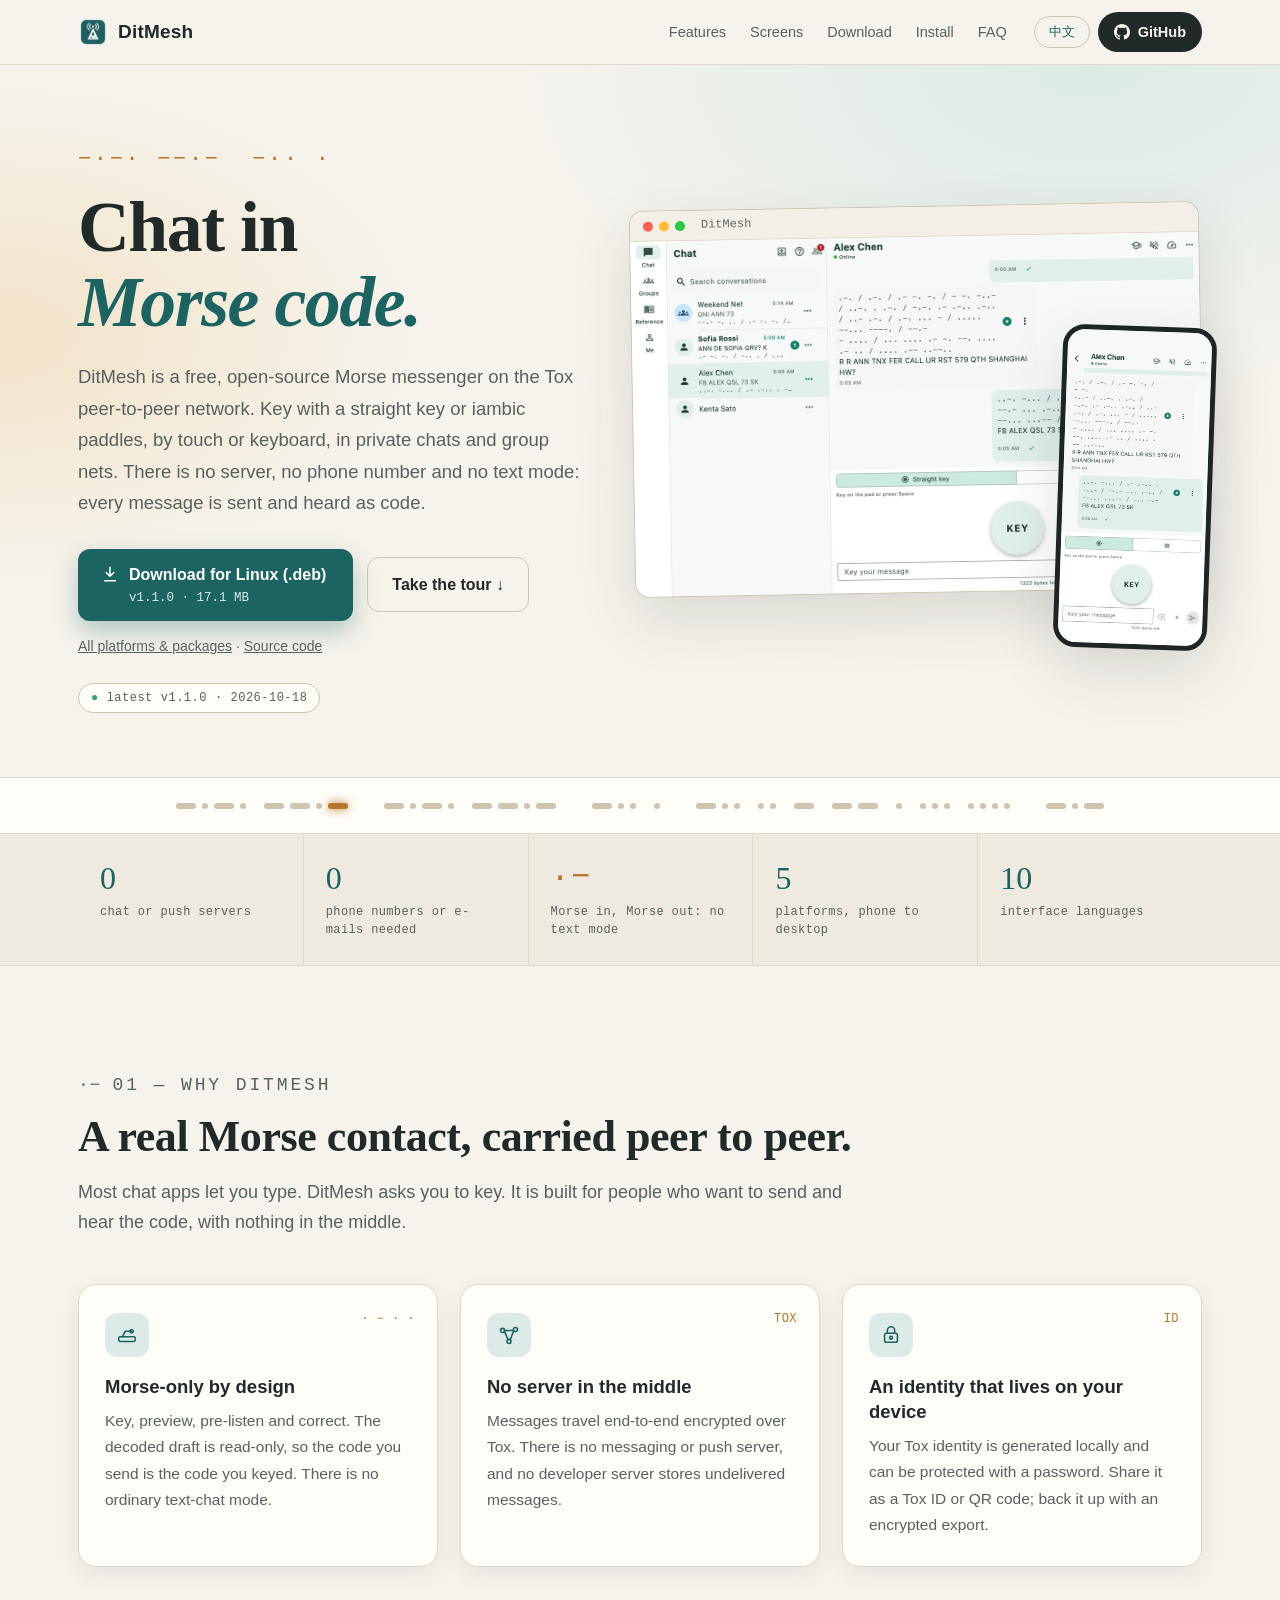
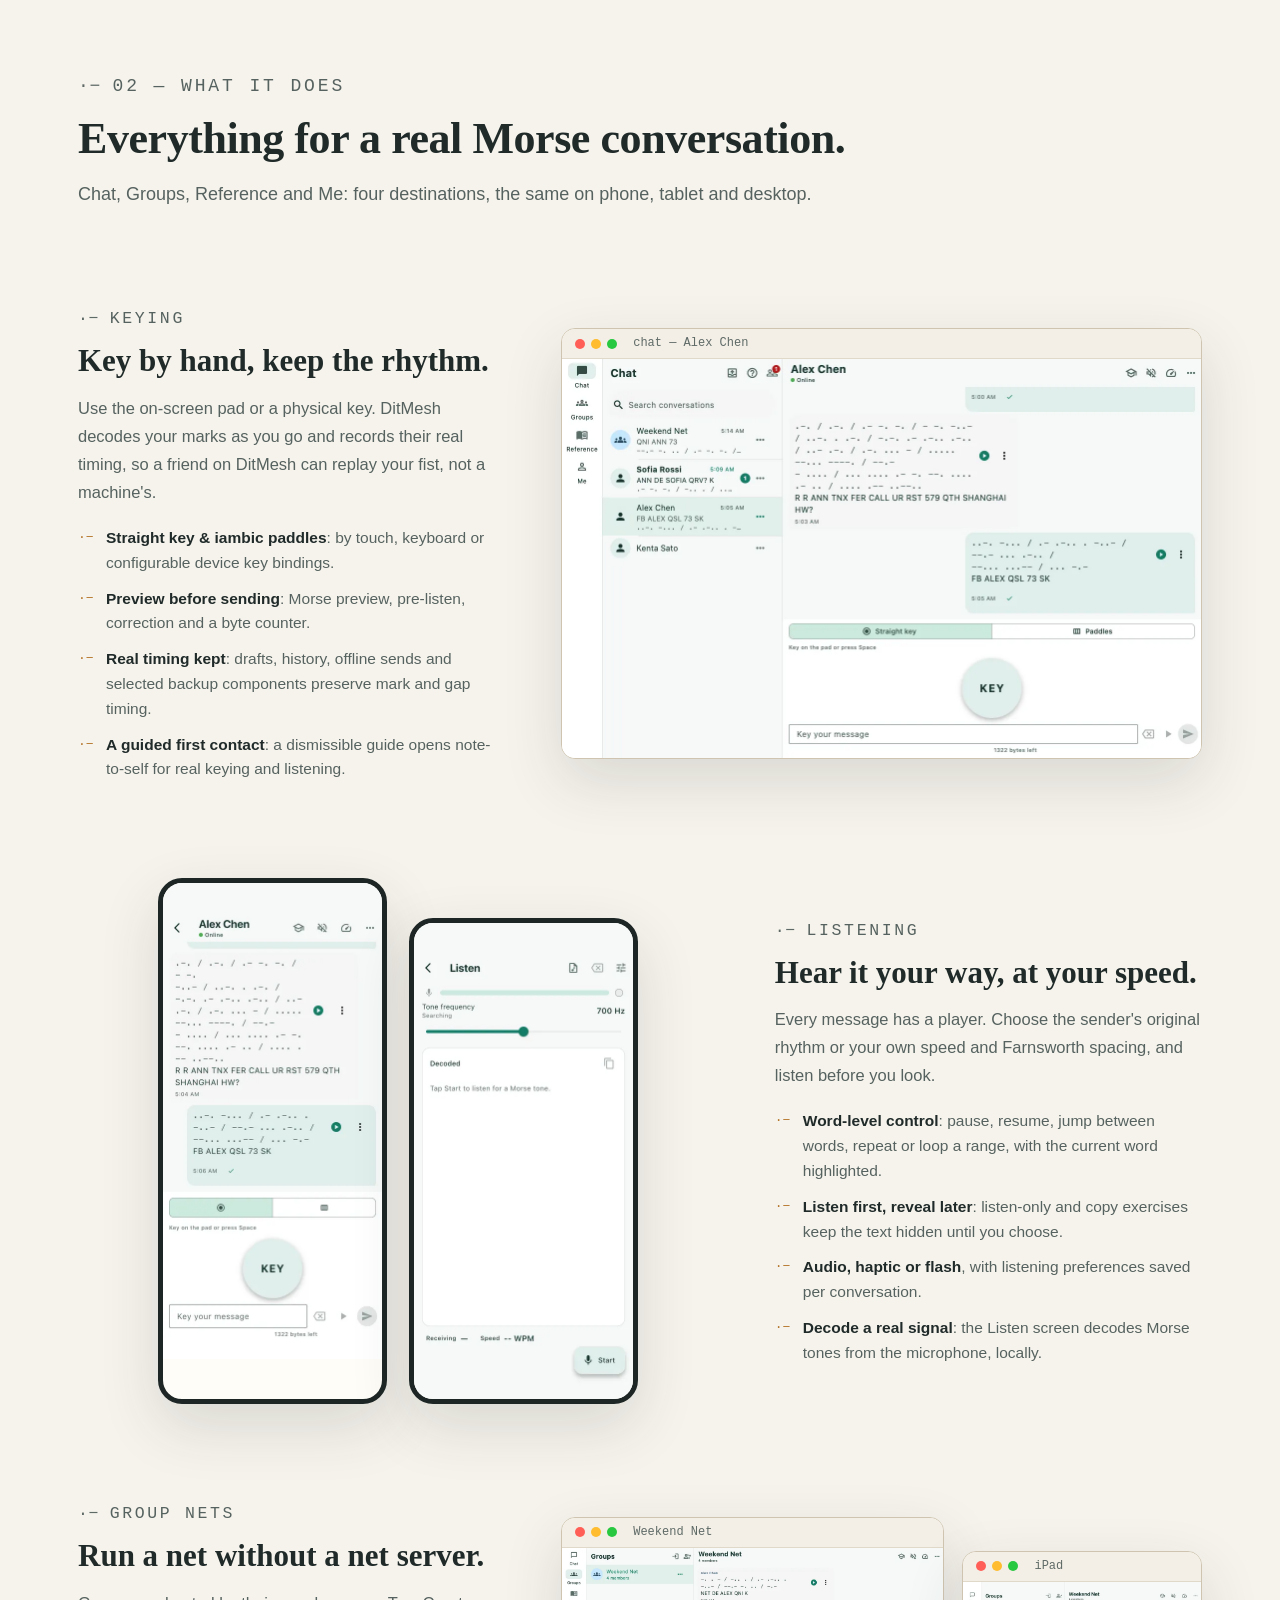
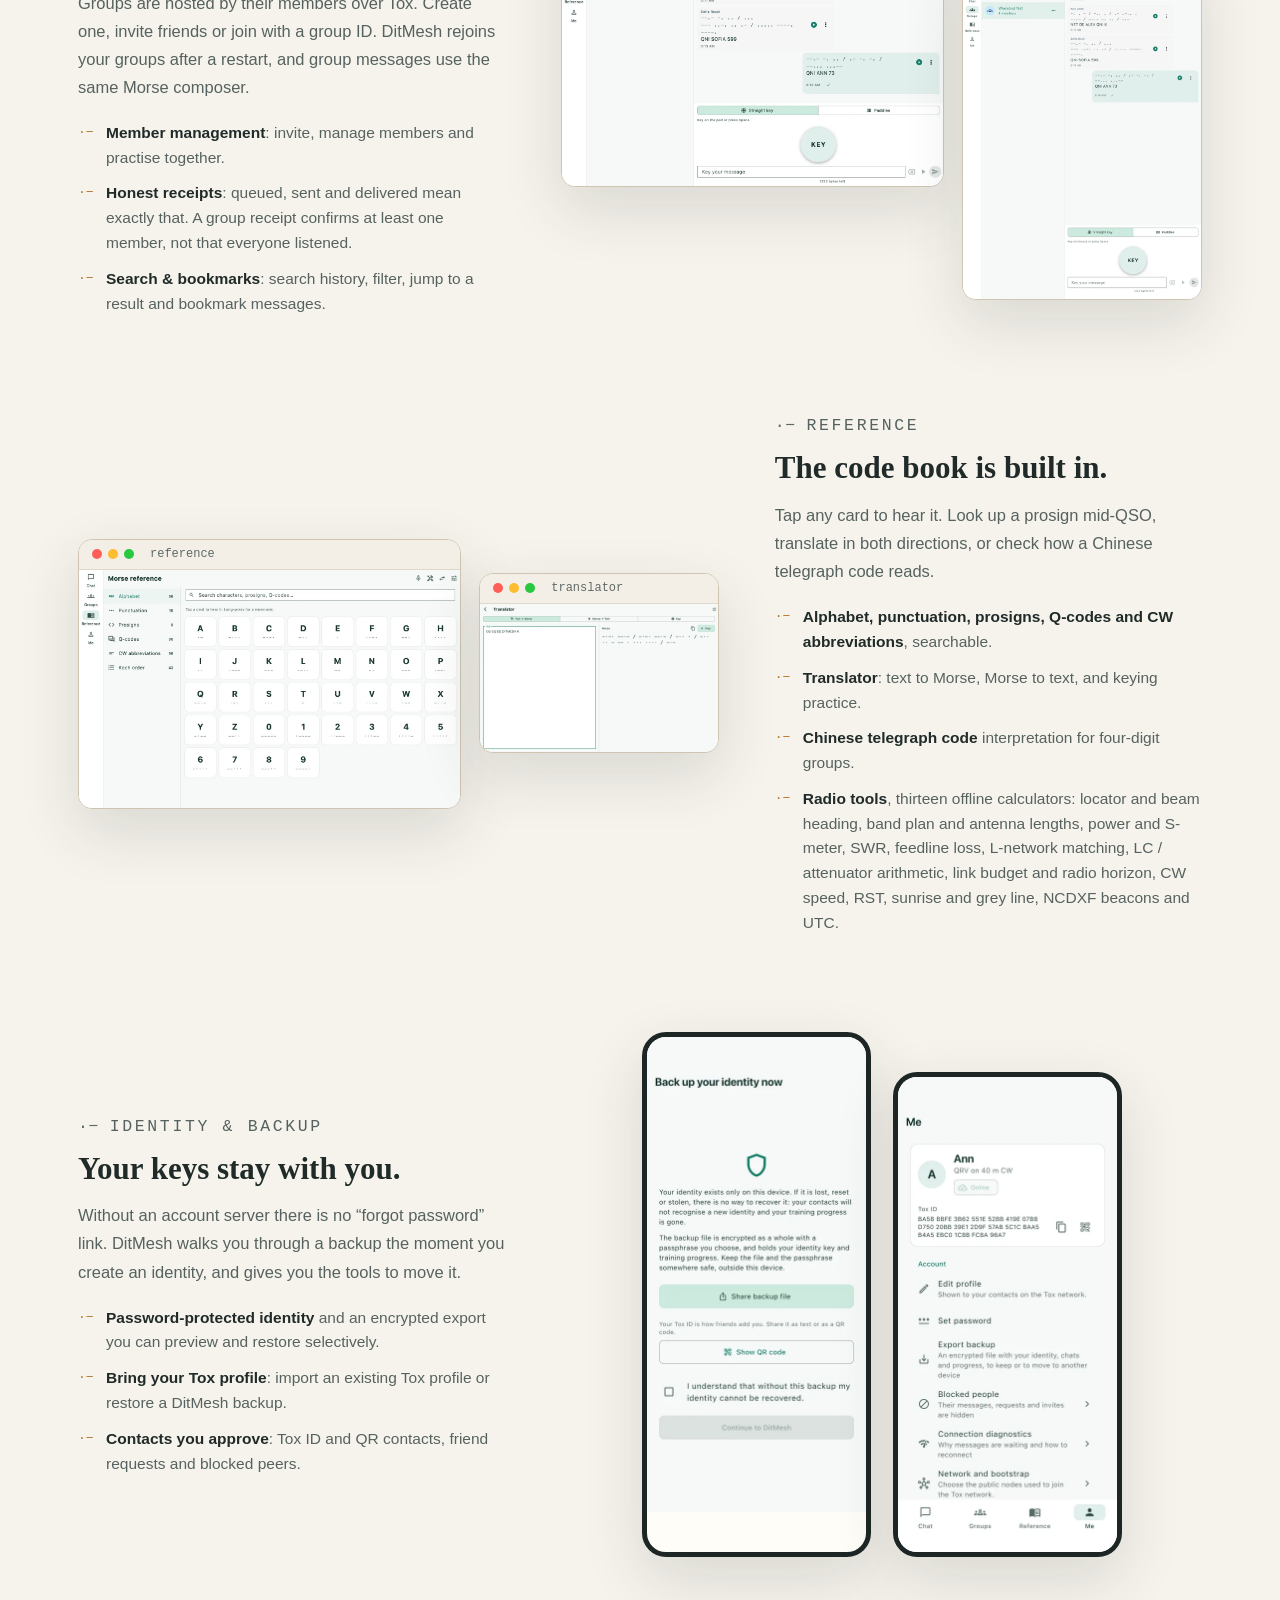
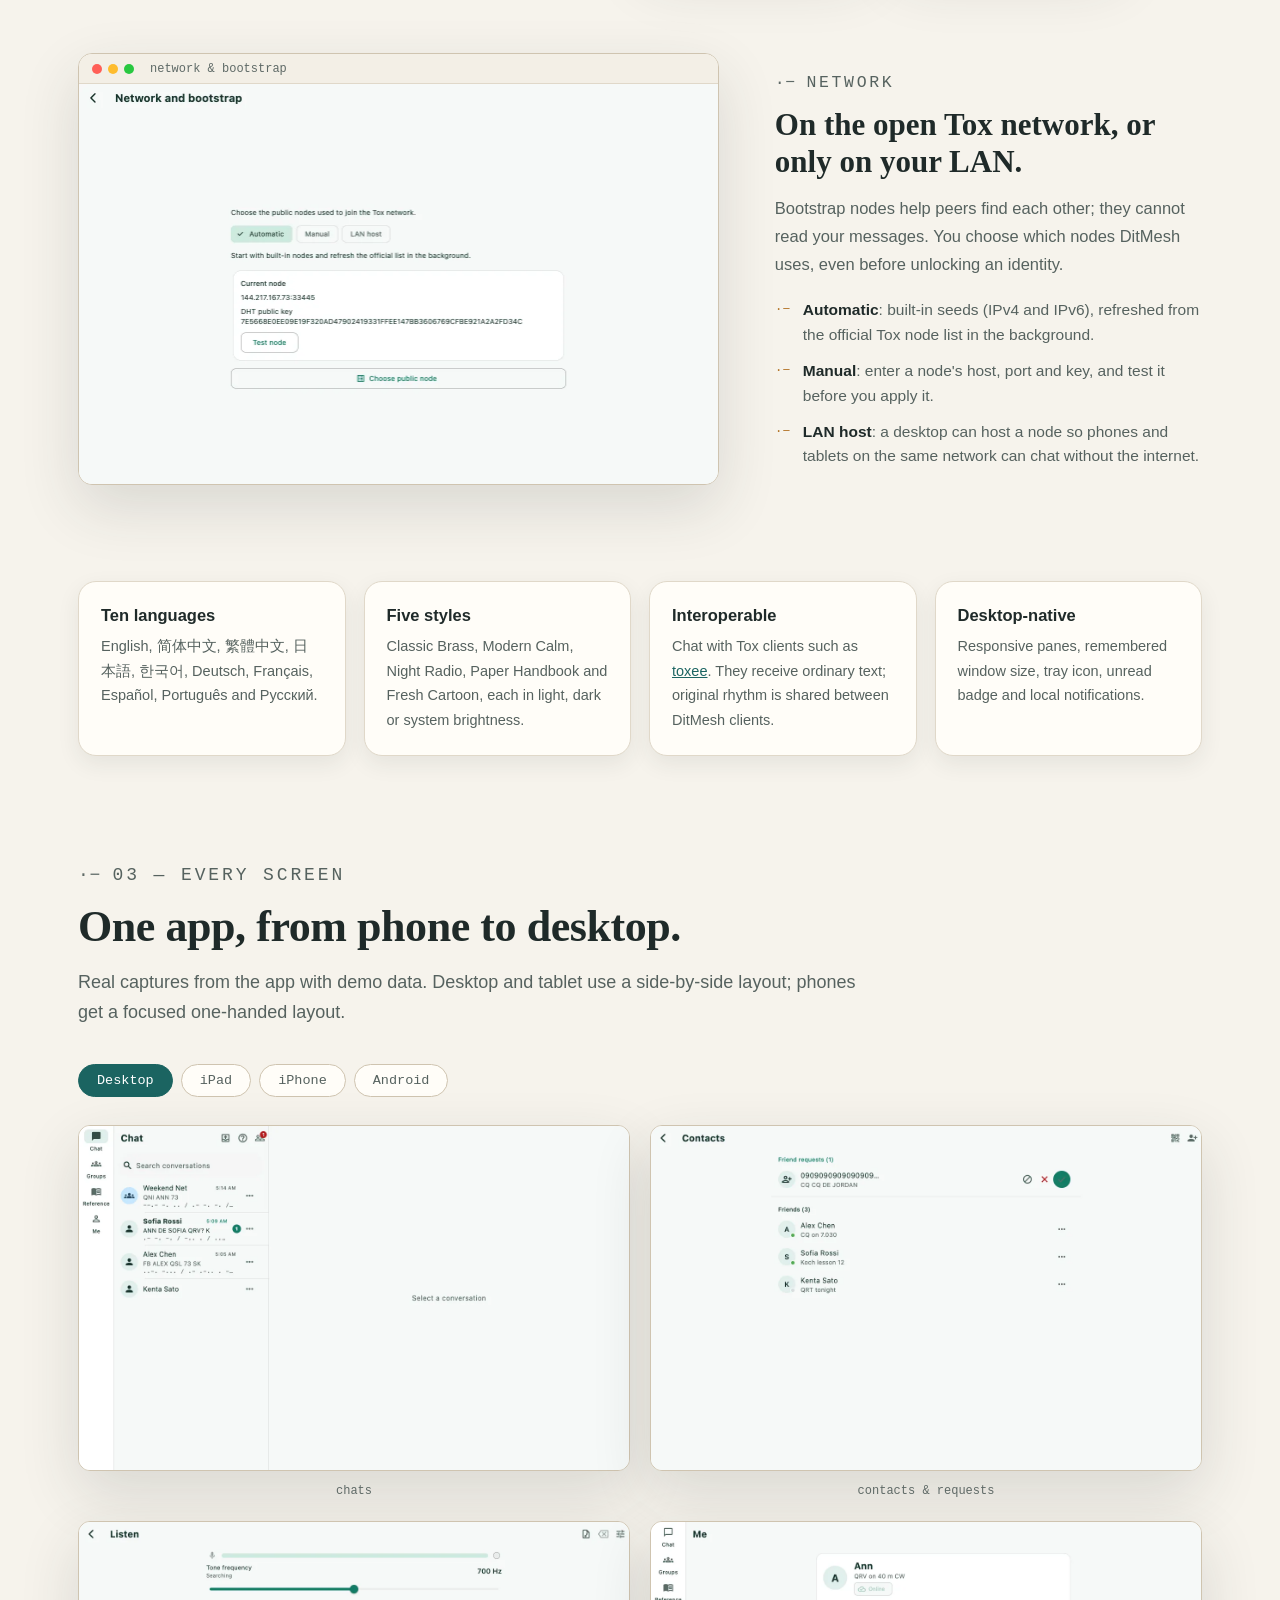
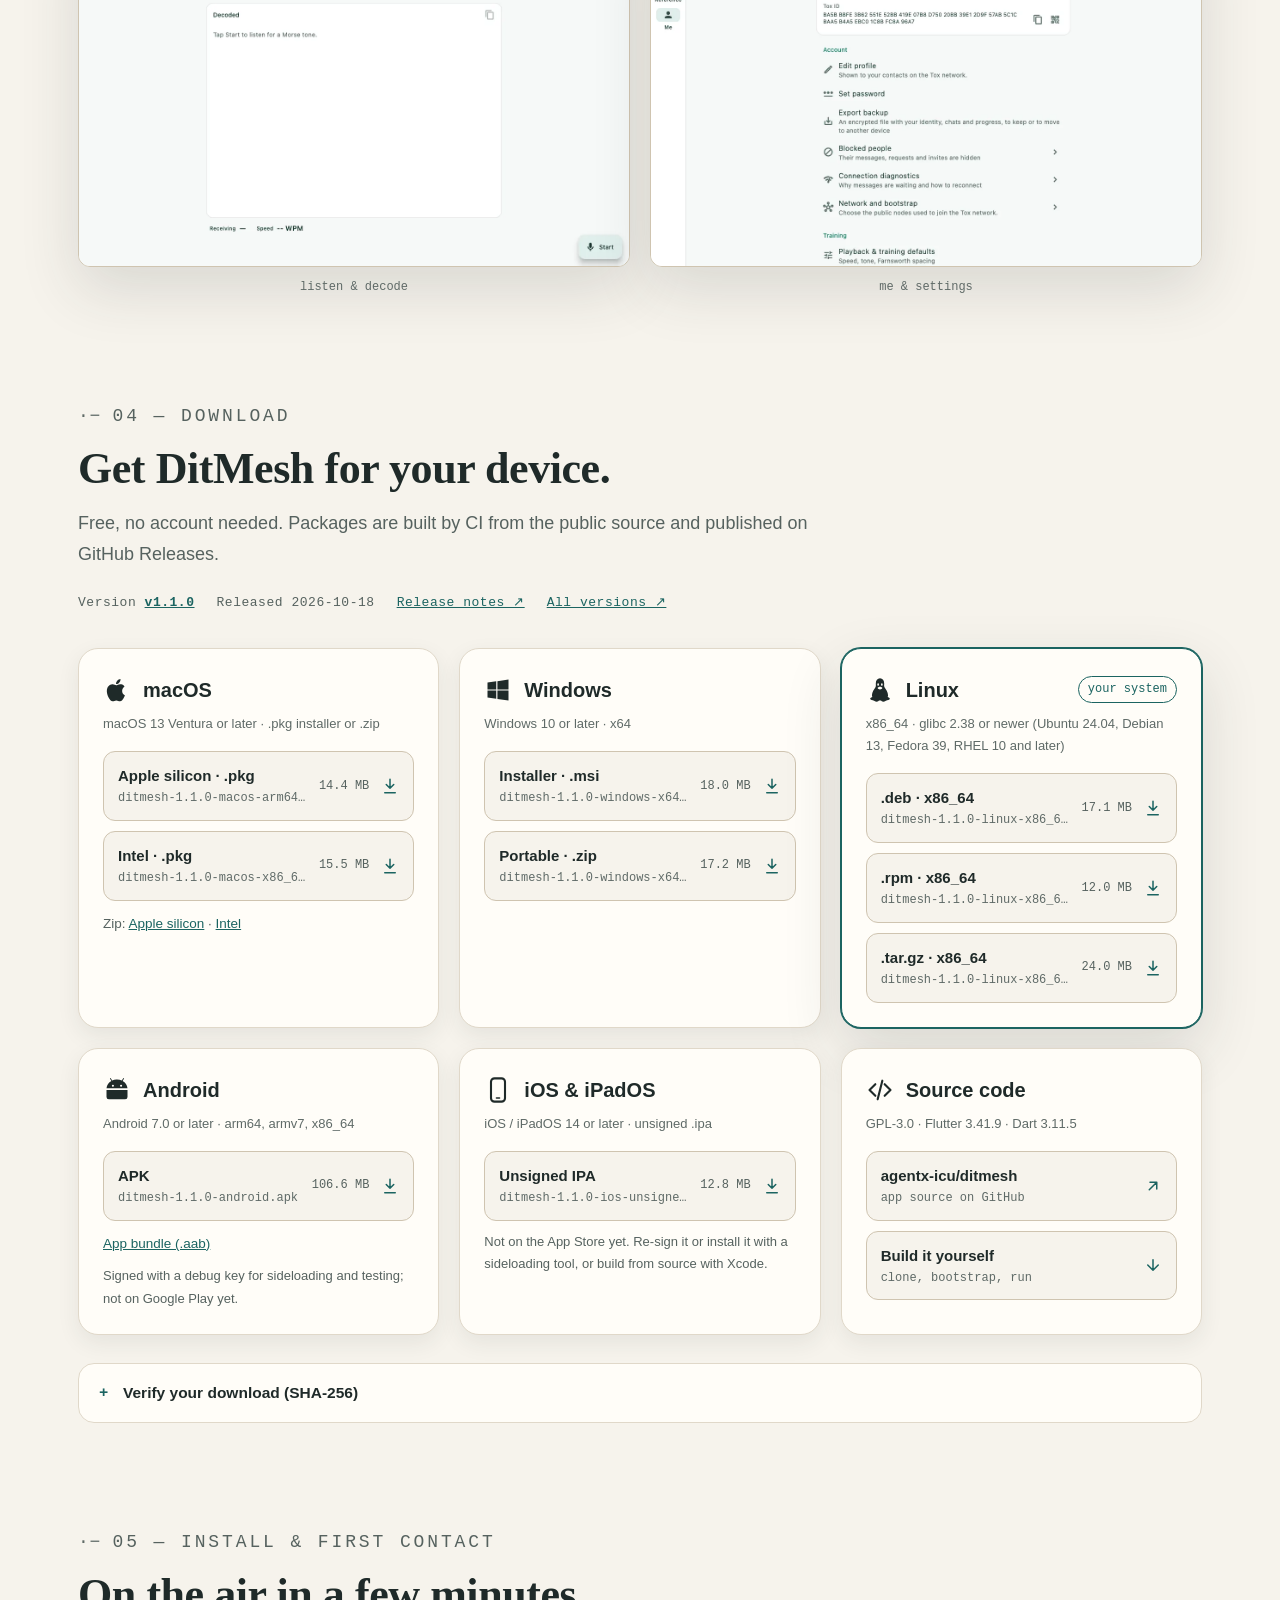
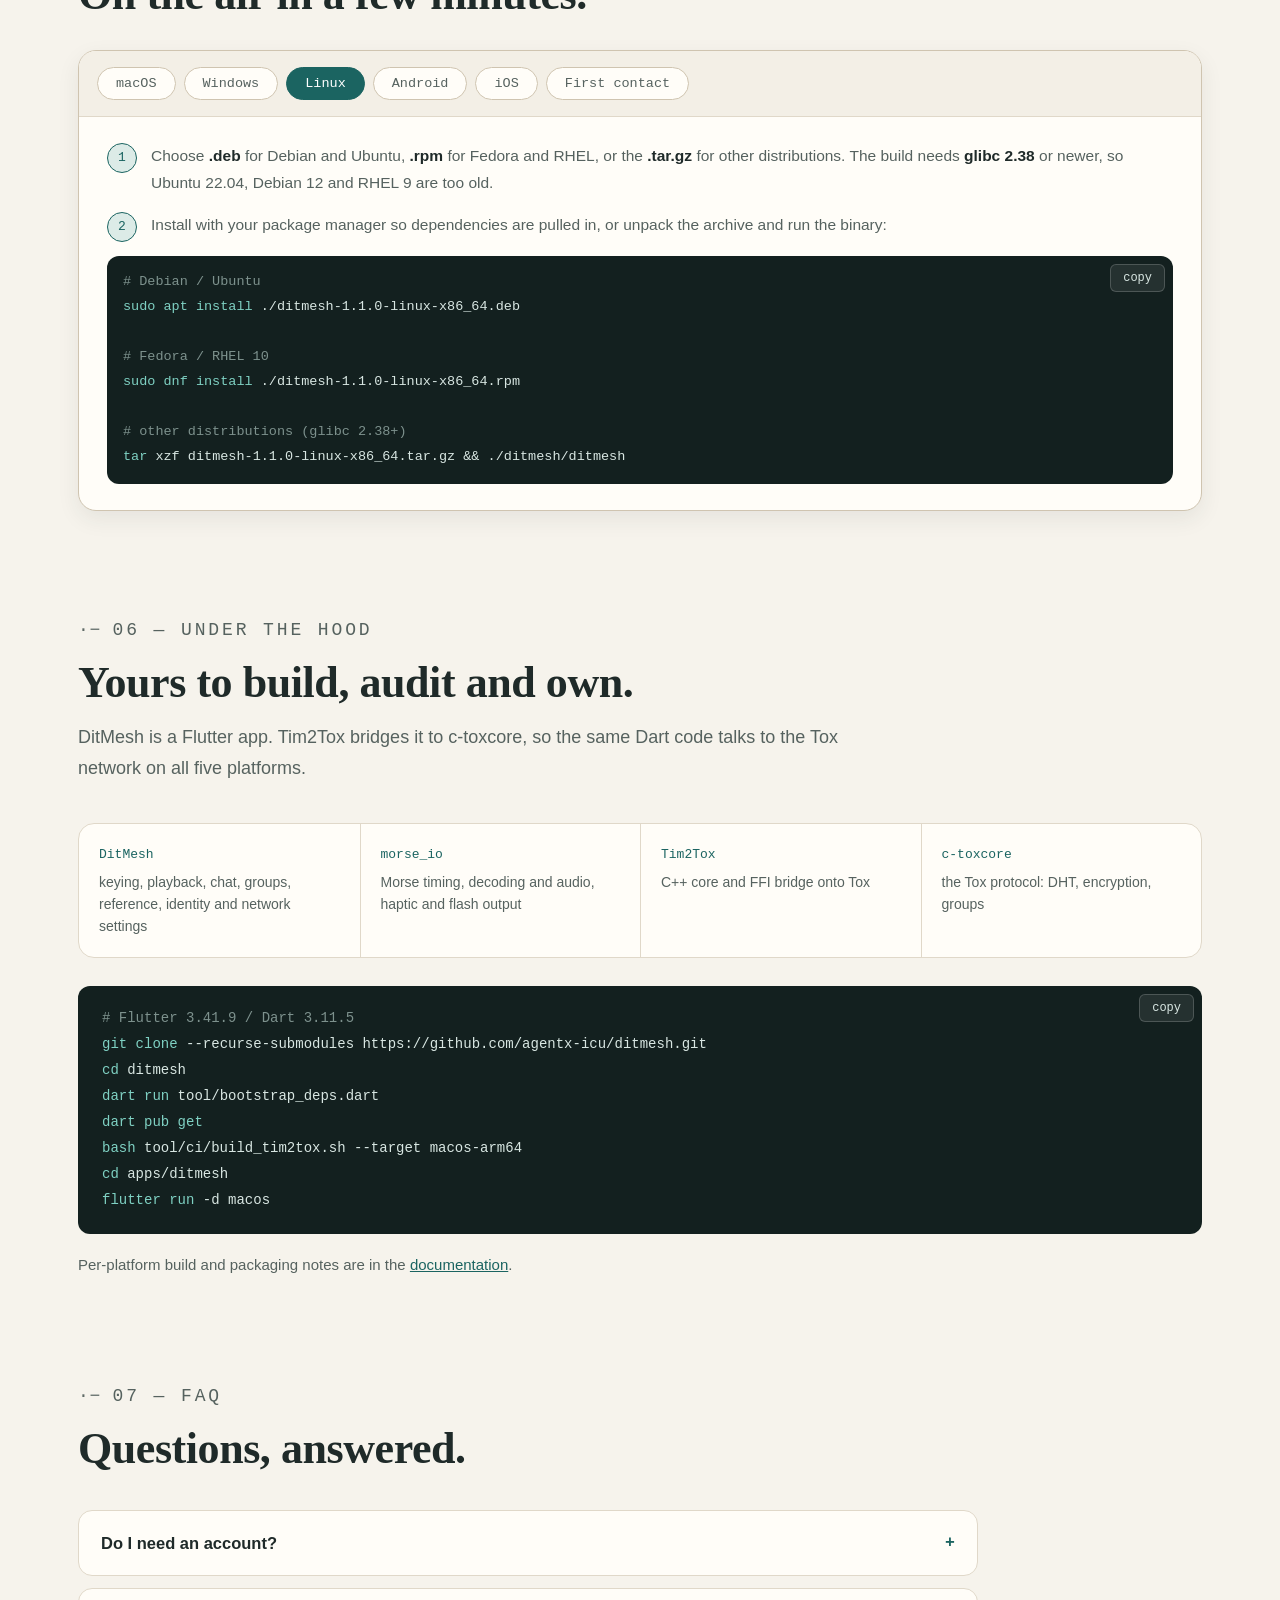
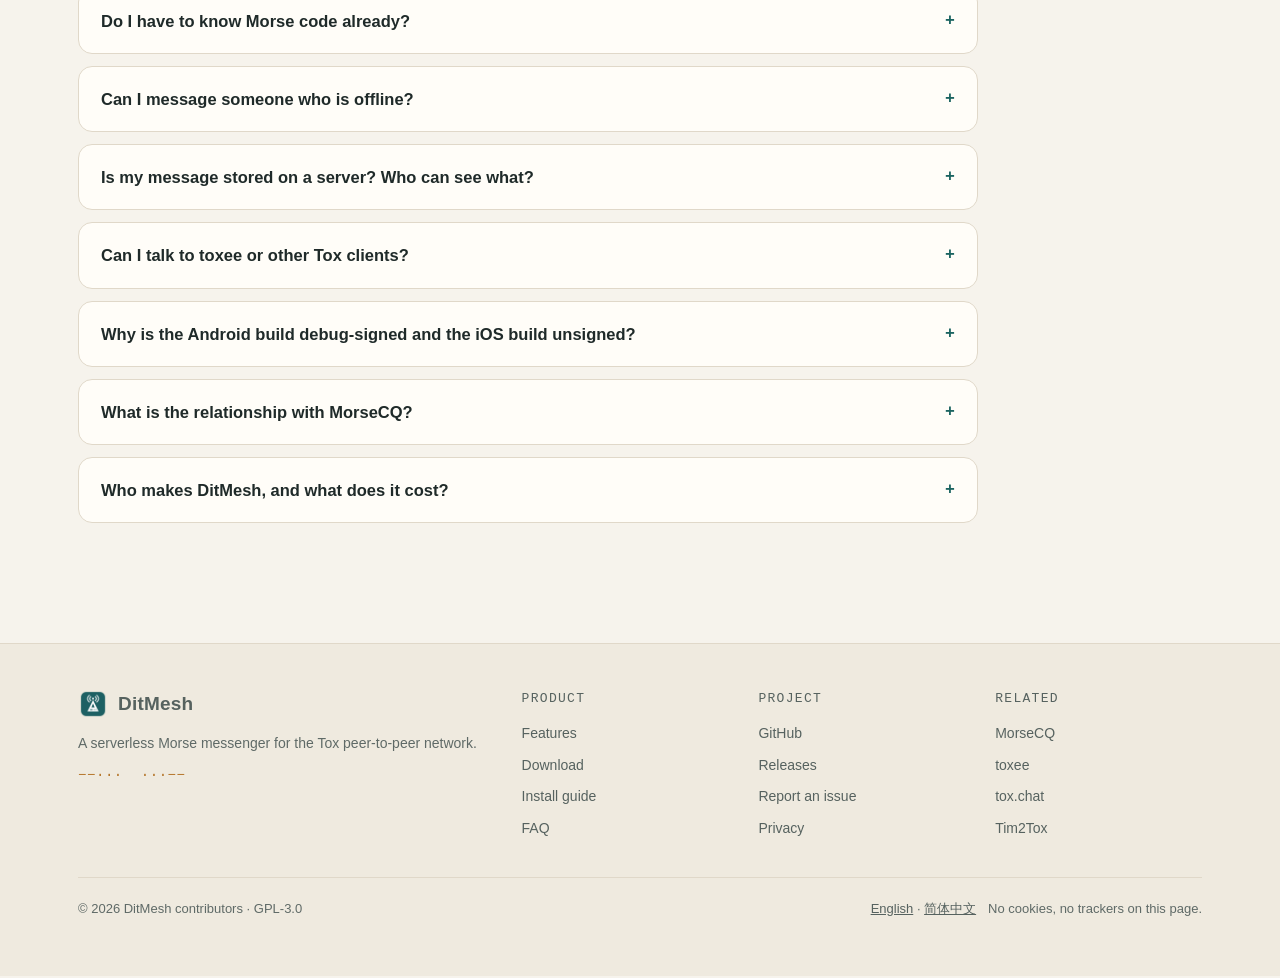
<file: en/index.html>
<!doctype html>
<!-- Generated from ../index.html by tools/build_lang_pages.py. Do not edit. -->
<html lang="en" data-lang="en" data-page-lang="en" data-base="../">
<head>
<meta charset="utf-8">
<meta name="viewport" content="width=device-width, initial-scale=1">
<title>DitMesh — Chat in Morse code</title>
<meta name="description" content="DitMesh is a free, open-source, serverless Morse messenger over the Tox peer-to-peer network. Key with a straight key or iambic paddles in private chats and group nets on Android, iOS, macOS, Linux and Windows.">
<meta name="theme-color" content="#f6f3ec" media="(prefers-color-scheme: light)">
<meta name="theme-color" content="#0e1a1a" media="(prefers-color-scheme: dark)">
<link rel="canonical" href="https://ditmesh.agentx.icu/en/">
<link rel="alternate" hreflang="en" href="https://ditmesh.agentx.icu/en/">
<link rel="alternate" hreflang="zh-Hans" href="https://ditmesh.agentx.icu/zh/">
<link rel="alternate" hreflang="x-default" href="https://ditmesh.agentx.icu/">
<link rel="icon" type="image/png" href="../assets/img/favicon.png">
<link rel="apple-touch-icon" href="../assets/img/app_icon.png">
<meta property="og:type" content="website">
<meta property="og:url" content="https://ditmesh.agentx.icu/en/">
<meta property="og:title" content="DitMesh — Chat in Morse code">
<meta property="og:description" content="A serverless Morse messenger over the Tox peer-to-peer network. No phone number, no account server, no text mode.">
<meta property="og:image" content="https://ditmesh.agentx.icu/assets/img/en/og.jpg">
<meta property="og:image:width" content="1200">
<meta property="og:image:height" content="630">
<meta name="twitter:card" content="summary_large_image">
<script type="application/ld+json">
{
  "@context": "https://schema.org",
  "@type": "SoftwareApplication",
  "name": "DitMesh",
  "url": "https://ditmesh.agentx.icu/en/",
  "inLanguage": "en",
  "description": "A free, open-source, serverless Morse messenger over the Tox peer-to-peer network. Key with a straight key or iambic paddles in private chats and group nets.",
  "applicationCategory": "CommunicationApplication",
  "operatingSystem": "Android, iOS, macOS, Linux, Windows",
  "softwareVersion": "1.1.0",
  "license": "https://www.gnu.org/licenses/gpl-3.0.html",
  "downloadUrl": "https://ditmesh.agentx.icu/#download",
  "image": "https://ditmesh.agentx.icu/assets/img/app_icon.png",
  "screenshot": "https://ditmesh.agentx.icu/assets/img/en/og.jpg",
  "offers": { "@type": "Offer", "price": "0", "priceCurrency": "USD" },
  "author": { "@type": "Organization", "name": "agentx-icu", "url": "https://github.com/agentx-icu" }
}
</script>
<script>
  // Pick the language before first paint so the page never flashes the wrong one.
  (function () {
    var l = document.documentElement.getAttribute("data-page-lang");
    if (!l) {
      try { l = localStorage.getItem("ditmesh-lang"); } catch (e) {}
      var q = /[?&]lang=(en|zh)\b/.exec(location.search);
      if (q) l = q[1];
      if (l !== "en" && l !== "zh") l = /^zh\b/i.test(navigator.language || "") ? "zh" : "en";
    }
    document.documentElement.setAttribute("data-lang", l);
    document.documentElement.lang = l === "zh" ? "zh-Hans" : "en";
  })();
</script>
<link rel="stylesheet" href="../assets/style.css">
</head>
<body>
<a class="skip" href="#main"><span class="en">Skip to content</span><span class="zh">跳到正文</span></a>

<!-- ====================================================== nav -->
<header class="nav">
  <div class="wrap nav-in">
    <a class="brand" href="#top"><img src="../assets/img/app_icon.png" alt="" width="30" height="30"><span>DitMesh</span></a>
    <nav class="nav-links" id="navLinks" aria-label="Sections">
      <a href="#features"><span class="en">Features</span><span class="zh">功能</span></a>
      <a href="#screens"><span class="en">Screens</span><span class="zh">界面</span></a>
      <a href="#download"><span class="en">Download</span><span class="zh">下载</span></a>
      <a href="#install"><span class="en">Install</span><span class="zh">安装</span></a>
      <a href="#faq">FAQ</a>
    </nav>
    <div class="nav-act">
      <button class="lang-toggle" id="langBtn" type="button" data-aria-en="切换到中文" data-aria-zh="Switch to English" aria-label="切换到中文"><span class="en">中文</span><span class="zh">EN</span></button>
      <a class="gh" href="https://github.com/agentx-icu/ditmesh" rel="noopener" aria-label="DitMesh on GitHub">
        <svg width="16" height="16" viewBox="0 0 16 16" fill="currentColor" aria-hidden="true"><path d="M8 0C3.58 0 0 3.58 0 8c0 3.54 2.29 6.53 5.47 7.59.4.07.55-.17.55-.38 0-.19-.01-.82-.01-1.49-2.01.37-2.53-.49-2.69-.94-.09-.23-.48-.94-.82-1.13-.28-.15-.68-.52-.01-.53.63-.01 1.08.58 1.23.82.72 1.21 1.87.87 2.33.66.07-.52.28-.87.51-1.07-1.78-.2-3.64-.89-3.64-3.95 0-.87.31-1.59.82-2.15-.08-.2-.36-1.02.08-2.12 0 0 .67-.21 2.2.82.64-.18 1.32-.27 2-.27s1.36.09 2 .27c1.53-1.04 2.2-.82 2.2-.82.44 1.1.16 1.92.08 2.12.51.56.82 1.27.82 2.15 0 3.07-1.87 3.75-3.65 3.95.29.25.54.73.54 1.48 0 1.07-.01 1.93-.01 2.2 0 .21.15.46.55.38A8.01 8.01 0 0 0 16 8c0-4.42-3.58-8-8-8z"/></svg>
        <span>GitHub</span>
      </a>
      <button class="menu-btn" id="menuBtn" type="button" aria-controls="navLinks" aria-expanded="false" data-aria-en="Menu" data-aria-zh="菜单" aria-label="Menu" hidden>
        <svg width="20" height="20" viewBox="0 0 20 20" aria-hidden="true"><path d="M3 5.5h14M3 10h14M3 14.5h14" stroke="currentColor" stroke-width="1.8" stroke-linecap="round" fill="none"/></svg>
      </button>
    </div>
  </div>
</header>

<main id="main">
<!-- ====================================================== hero -->
<section class="hero" id="top">
  <div class="wrap hero-grid">
    <div class="hero-copy">
      <p class="eyebrow mono" aria-hidden="true">−·−· −−·− &nbsp;−·· ·</p>
      <h1><span class="en">Chat in<br><em>Morse code.</em></span><span class="zh">用<em>摩尔斯电码</em><br>聊天。</span></h1>
      <p class="lead"><span class="en">DitMesh is a free, open-source Morse messenger on the Tox peer-to-peer network. Key with a straight key or iambic paddles, by touch or keyboard, in private chats and group nets. There is no server, no phone number and no text mode: every message is sent and heard as code.</span><span class="zh">DitMesh 是基于 Tox 点对点网络的免费开源摩尔斯电码聊天工具。用触摸或键盘操作直键、双桨，在单聊和群组网络中拍发。没有服务器，不要手机号，也没有文字模式：每条消息都以电码发出、以电码收听。</span></p>
      <div class="cta">
        <a class="btn primary btn-dl" id="heroDl" href="#download">
          <span class="row"><svg viewBox="0 0 24 24" aria-hidden="true"><path d="M12 3v12M7 10l5 5 5-5M5 21h14"/></svg><span class="hero-dl-label"><span class="en">Download DitMesh</span><span class="zh">下载 DitMesh</span></span></span>
          <small class="hero-dl-sub">v1.1.0</small>
        </a>
        <a class="btn ghost" href="#features"><span class="en">Take the tour ↓</span><span class="zh">功能导览 ↓</span></a>
      </div>
      <p class="hero-alt">
        <a href="#download"><span class="en">All platforms &amp; packages</span><span class="zh">全部平台与安装包</span></a> ·
        <a href="https://github.com/agentx-icu/ditmesh" rel="noopener"><span class="en">Source code</span><span class="zh">源代码</span></a>
      </p>
      <a class="badge mono" data-release-link href="https://github.com/agentx-icu/ditmesh/releases/tag/v1.1.0"><b aria-hidden="true">●</b><span class="en">latest</span><span class="zh">最新版本</span> <span data-version>v1.1.0</span> · <span data-release-date>2026-10-18</span></a>
    </div>
    <div class="hero-shot">
      <div class="frame desk">
        <div class="bar" aria-hidden="true"><i></i><i></i><i></i><b>DitMesh</b></div>
        <img data-shot="desktop/conversation.webp" src="../assets/img/en/desktop/conversation.webp" width="1280" height="800" fetchpriority="high"
             data-alt-en="DitMesh on macOS: a Morse conversation with decoded text under each message and the straight-key pad"
             data-alt-zh="DitMesh macOS 版：每条消息下方显示译文的摩尔斯对话，以及直键拍发区"
             alt="DitMesh on macOS: a Morse conversation with decoded text under each message and the straight-key pad">
      </div>
      <div class="frame phone">
        <img data-shot="ios/conversation.webp" src="../assets/img/en/ios/conversation.webp" width="440" height="956"
             data-alt-en="DitMesh on iPhone: the same conversation in the phone layout" data-alt-zh="DitMesh iPhone 版：手机布局下的同一段对话"
             alt="DitMesh on iPhone: the same conversation in the phone layout">
      </div>
    </div>
  </div>
  <div class="tape" aria-hidden="true"><div class="tape-in mono" id="tape">−·−· −−·− &nbsp; −·−· −−·− &nbsp; −·· · &nbsp; −·· ·· − −− · ··· ···· &nbsp; −·−</div></div>
  <div class="stats">
    <div class="wrap stats-in">
      <div class="stat"><div class="n">0</div><div class="l"><span class="en">chat or push servers</span><span class="zh">聊天或推送服务器</span></div></div>
      <div class="stat"><div class="n">0</div><div class="l"><span class="en">phone numbers or e-mails needed</span><span class="zh">所需的手机号或邮箱</span></div></div>
      <div class="stat"><div class="n mono">·−</div><div class="l"><span class="en">Morse in, Morse out: no text mode</span><span class="zh">只用电码收发，没有文字模式</span></div></div>
      <div class="stat"><div class="n">5</div><div class="l"><span class="en">platforms, phone to desktop</span><span class="zh">平台，从手机到桌面</span></div></div>
      <div class="stat"><div class="n">10</div><div class="l"><span class="en">interface languages</span><span class="zh">种界面语言</span></div></div>
    </div>
  </div>
</section>

<!-- ====================================================== why -->
<section id="why" class="sec">
  <div class="wrap">
    <div class="sec-head">
      <p class="kicker"><span class="en">01 — why DitMesh</span><span class="zh">01 — 为什么是 DitMesh</span></p>
      <h2><span class="en">A real Morse contact, carried peer to peer.</span><span class="zh">真正的摩尔斯通联，点对点传递。</span></h2>
      <p><span class="en">Most chat apps let you type. DitMesh asks you to key. It is built for people who want to send and hear the code, with nothing in the middle.</span><span class="zh">大多数聊天应用让你打字，DitMesh 请你拍发。它为想要真正发报、收听电码的人打造，中间没有任何服务器。</span></p>
    </div>
    <div class="grid3">
      <div class="card">
        <span class="tag mono">· − · ·</span>
        <div class="ic"><svg viewBox="0 0 24 24" aria-hidden="true"><rect x="3" y="14" width="18" height="5" rx="1.5"/><path d="M7 14l3-6h7"/><circle cx="17" cy="8" r="1.8"/></svg></div>
        <h3><span class="en">Morse-only by design</span><span class="zh">只用电码，是设计初衷</span></h3>
        <p><span class="en">Key, preview, pre-listen and correct. The decoded draft is read-only, so the code you send is the code you keyed. There is no ordinary text-chat mode.</span><span class="zh">拍发、预览、试听、纠错。解码后的草稿只读，你发出去的就是你拍下的电码。不提供普通文字聊天模式。</span></p>
      </div>
      <div class="card">
        <span class="tag mono">TOX</span>
        <div class="ic"><svg viewBox="0 0 24 24" aria-hidden="true"><circle cx="5" cy="7" r="2.2"/><circle cx="19" cy="6" r="2.2"/><circle cx="12" cy="19" r="2.2"/><path d="M7 8l4 9M17.2 7.4L13.4 17M7.2 7h9.6"/></svg></div>
        <h3><span class="en">No server in the middle</span><span class="zh">中间没有服务器</span></h3>
        <p><span class="en">Messages travel end-to-end encrypted over Tox. There is no messaging or push server, and no developer server stores undelivered messages.</span><span class="zh">消息经 Tox 端到端加密传输。没有聊天或推送服务器，也没有开发者服务器替你保存未送达的消息。</span></p>
      </div>
      <div class="card">
        <span class="tag mono">ID</span>
        <div class="ic"><svg viewBox="0 0 24 24" aria-hidden="true"><rect x="5" y="10" width="14" height="10" rx="2"/><path d="M8 10V7a4 4 0 0 1 8 0v3"/><circle cx="12" cy="15" r="1.6"/></svg></div>
        <h3><span class="en">An identity that lives on your device</span><span class="zh">身份只在你的设备上</span></h3>
        <p><span class="en">Your Tox identity is generated locally and can be protected with a password. Share it as a Tox ID or QR code; back it up with an encrypted export.</span><span class="zh">Tox 身份在本地生成，可用密码保护。以 Tox ID 或二维码分享，用加密导出做备份。</span></p>
      </div>
    </div>
  </div>
</section>

<!-- ====================================================== features -->
<section id="features" class="sec">
  <div class="wrap">
    <div class="sec-head">
      <p class="kicker"><span class="en">02 — what it does</span><span class="zh">02 — 功能详解</span></p>
      <h2><span class="en">Everything for a real Morse conversation.</span><span class="zh">一次真正的摩尔斯通联，所需的一切。</span></h2>
      <p><span class="en">Chat, Groups, Reference and Me: four destinations, the same on phone, tablet and desktop.</span><span class="zh">聊天、群组、参考、我的：四个入口，在手机、平板和桌面上保持一致。</span></p>
    </div>

    <!-- keying -->
    <div class="feat">
      <div class="feat-copy">
        <p class="kicker"><span class="en">keying</span><span class="zh">拍发</span></p>
        <h3><span class="en">Key by hand, keep the rhythm.</span><span class="zh">亲手拍发，保留节奏。</span></h3>
        <p><span class="en">Use the on-screen pad or a physical key. DitMesh decodes your marks as you go and records their real timing, so a friend on DitMesh can replay your fist, not a machine's.</span><span class="zh">用屏幕按键或实体按键拍发。DitMesh 边拍边解码，并记录真实时序，对方用 DitMesh 收听时听到的是你的手法，而不是机器合成。</span></p>
        <ul class="ticks">
          <li><span class="en"><b>Straight key &amp; iambic paddles</b>: by touch, keyboard or configurable device key bindings.</span><span class="zh"><b>直键与双桨</b>：支持触摸、键盘及可自定义的设备按键映射。</span></li>
          <li><span class="en"><b>Preview before sending</b>: Morse preview, pre-listen, correction and a byte counter.</span><span class="zh"><b>发送前预览</b>：电码预览、试听、纠错，以及剩余字节提示。</span></li>
          <li><span class="en"><b>Real timing kept</b>: drafts, history, offline sends and selected backup components preserve mark and gap timing.</span><span class="zh"><b>保留真实时序</b>：草稿、历史、离线发送和所选备份内容都会保留点划与间隔时序。</span></li>
          <li><span class="en"><b>A guided first contact</b>: a dismissible guide opens note-to-self for real keying and listening.</span><span class="zh"><b>新手引导</b>：可关闭的引导会打开“发给自己”，让你先实际拍发和收听。</span></li>
        </ul>
      </div>
      <div class="frame">
        <div class="bar" aria-hidden="true"><i></i><i></i><i></i><b><span class="en">chat — Alex Chen</span><span class="zh">聊天 — Alex Chen</span></b></div>
        <img data-shot="desktop/conversation.webp" src="../assets/img/en/desktop/conversation.webp" width="1280" height="800" loading="lazy"
             data-alt-en="DitMesh desktop: a direct Morse conversation with the straight key pad" data-alt-zh="DitMesh 桌面端：带直键拍发区的单聊摩尔斯对话"
             alt="DitMesh desktop: a direct Morse conversation with the straight key pad">
      </div>
    </div>

    <!-- listening -->
    <div class="feat flip">
      <div class="phone-duo">
        <div class="frame phone-f"><img data-shot="ios/conversation.webp" src="../assets/img/en/ios/conversation.webp" width="440" height="956" loading="lazy"
             data-alt-en="DitMesh on iPhone: messages with play controls" data-alt-zh="DitMesh iPhone 版：带播放按钮的消息" alt="DitMesh on iPhone: messages with play controls"></div>
        <div class="frame phone-f"><img data-shot="ios/listen.webp" src="../assets/img/en/ios/listen.webp" width="440" height="956" loading="lazy"
             data-alt-en="DitMesh on iPhone: the Listen screen decoding a Morse tone" data-alt-zh="DitMesh iPhone 版：解码摩尔斯音调的收听界面" alt="DitMesh on iPhone: the Listen screen decoding a Morse tone"></div>
      </div>
      <div class="feat-copy">
        <p class="kicker"><span class="en">listening</span><span class="zh">收听</span></p>
        <h3><span class="en">Hear it your way, at your speed.</span><span class="zh">按你的方式，用你的速度收听。</span></h3>
        <p><span class="en">Every message has a player. Choose the sender's original rhythm or your own speed and Farnsworth spacing, and listen before you look.</span><span class="zh">每条消息都带播放器。可选发送方的原始节奏，或你自己的速度与 Farnsworth 间距，先听后看。</span></p>
        <ul class="ticks">
          <li><span class="en"><b>Word-level control</b>: pause, resume, jump between words, repeat or loop a range, with the current word highlighted.</span><span class="zh"><b>逐词控制</b>：暂停、继续、按词跳转、重复或循环一段，当前词高亮。</span></li>
          <li><span class="en"><b>Listen first, reveal later</b>: listen-only and copy exercises keep the text hidden until you choose.</span><span class="zh"><b>先听后揭晓</b>：纯收听与抄收练习会隐藏文字，直到你主动揭晓。</span></li>
          <li><span class="en"><b>Audio, haptic or flash</b>, with listening preferences saved per conversation.</span><span class="zh"><b>声音、振动或闪光</b>输出，收听偏好按会话保存。</span></li>
          <li><span class="en"><b>Decode a real signal</b>: the Listen screen decodes Morse tones from the microphone, locally.</span><span class="zh"><b>解码真实信号</b>：收听界面可通过麦克风在本地解码摩尔斯音调。</span></li>
        </ul>
      </div>
    </div>

    <!-- groups -->
    <div class="feat">
      <div class="feat-copy">
        <p class="kicker"><span class="en">group nets</span><span class="zh">群组网络</span></p>
        <h3><span class="en">Run a net without a net server.</span><span class="zh">没有服务器的群组网络。</span></h3>
        <p><span class="en">Groups are hosted by their members over Tox. Create one, invite friends or join with a group ID. DitMesh rejoins your groups after a restart, and group messages use the same Morse composer.</span><span class="zh">群组由成员通过 Tox 共同承载。可以创建、邀请好友或凭群 ID 加入；DitMesh 重启后会自动重新加入，群消息使用同一个摩尔斯拍发器。</span></p>
        <ul class="ticks">
          <li><span class="en"><b>Member management</b>: invite, manage members and practise together.</span><span class="zh"><b>成员管理</b>：邀请、管理成员，一起练习。</span></li>
          <li><span class="en"><b>Honest receipts</b>: queued, sent and delivered mean exactly that. A group receipt confirms at least one member, not that everyone listened.</span><span class="zh"><b>如实的回执</b>：排队、已发送、已送达各有明确含义。群回执只代表至少一名成员收到，不代表所有人都听过。</span></li>
          <li><span class="en"><b>Search &amp; bookmarks</b>: search history, filter, jump to a result and bookmark messages.</span><span class="zh"><b>搜索与书签</b>：搜索历史、筛选、跳转到结果、为消息加书签。</span></li>
        </ul>
      </div>
      <div class="duo">
        <div class="frame">
          <div class="bar" aria-hidden="true"><i></i><i></i><i></i><b>Weekend Net</b></div>
          <img data-shot="desktop/group_conversation.webp" src="../assets/img/en/desktop/group_conversation.webp" width="1280" height="800" loading="lazy"
               data-alt-en="DitMesh desktop: a group net with several members keying" data-alt-zh="DitMesh 桌面端：多名成员拍发的群组网络" alt="DitMesh desktop: a group net with several members keying">
        </div>
        <div class="frame">
          <div class="bar" aria-hidden="true"><i></i><i></i><i></i><b>iPad</b></div>
          <img data-shot="ipad/group_conversation.webp" src="../assets/img/en/ipad/group_conversation.webp" width="774" height="1032" loading="lazy"
               data-alt-en="DitMesh on iPad: a group net in the split layout" data-alt-zh="DitMesh iPad 版：分栏布局中的群组网络" alt="DitMesh on iPad: a group net in the split layout">
        </div>
      </div>
    </div>

    <!-- reference -->
    <div class="feat flip">
      <div class="duo">
        <div class="frame">
          <div class="bar" aria-hidden="true"><i></i><i></i><i></i><b><span class="en">reference</span><span class="zh">参考</span></b></div>
          <img data-shot="desktop/reference.webp" src="../assets/img/en/desktop/reference.webp" width="1280" height="800" loading="lazy"
               data-alt-en="DitMesh desktop: the Morse reference with alphabet, prosigns and Q-codes" data-alt-zh="DitMesh 桌面端：包含字母、程序信号与 Q 简语的摩尔斯参考" alt="DitMesh desktop: the Morse reference with alphabet, prosigns and Q-codes">
        </div>
        <div class="frame">
          <div class="bar" aria-hidden="true"><i></i><i></i><i></i><b><span class="en">translator</span><span class="zh">翻译器</span></b></div>
          <img data-shot="desktop/translator.webp" src="../assets/img/en/desktop/translator.webp" width="1280" height="800" loading="lazy"
               data-alt-en="DitMesh desktop: the translator turning text into Morse" data-alt-zh="DitMesh 桌面端：把文字转成电码的翻译器" alt="DitMesh desktop: the translator turning text into Morse">
        </div>
      </div>
      <div class="feat-copy">
        <p class="kicker"><span class="en">reference</span><span class="zh">参考</span></p>
        <h3><span class="en">The code book is built in.</span><span class="zh">电码手册，就在应用里。</span></h3>
        <p><span class="en">Tap any card to hear it. Look up a prosign mid-QSO, translate in both directions, or check how a Chinese telegraph code reads.</span><span class="zh">点按任意卡片即可试听。通联中随时查程序信号、双向翻译，或查看中文电报码的含义。</span></p>
        <ul class="ticks">
          <li><span class="en"><b>Alphabet, punctuation, prosigns, Q-codes and CW abbreviations</b>, searchable.</span><span class="zh"><b>字母、标点、程序信号、Q 简语与 CW 缩语</b>，均可搜索。</span></li>
          <li><span class="en"><b>Translator</b>: text to Morse, Morse to text, and keying practice.</span><span class="zh"><b>翻译器</b>：文字转电码、电码转文字，以及拍发练习。</span></li>
          <li><span class="en"><b>Chinese telegraph code</b> interpretation for four-digit groups.</span><span class="zh"><b>中文电报码</b>：解读四位数字码组。</span></li>
          <li><span class="en"><b>Radio tools</b>, thirteen offline calculators: locator and beam heading, band plan and antenna lengths, power and S-meter, SWR, feedline loss, L-network matching, LC / attenuator arithmetic, link budget and radio horizon, CW speed, RST, sunrise and grey line, NCDXF beacons and UTC.</span><span class="zh"><b>无线电工具</b>，十三个离线计算器：网格与方位、频段表与天线长度、功率与 S 表、驻波比、馈线损耗、L 型匹配、LC / 衰减器计算、链路预算与无线电视距、CW 速度、RST、日出与灰线、NCDXF 信标和 UTC。</span></li>
        </ul>
      </div>
    </div>

    <!-- identity -->
    <div class="feat">
      <div class="feat-copy">
        <p class="kicker"><span class="en">identity &amp; backup</span><span class="zh">身份与备份</span></p>
        <h3><span class="en">Your keys stay with you.</span><span class="zh">密钥只在你手里。</span></h3>
        <p><span class="en">Without an account server there is no “forgot password” link. DitMesh walks you through a backup the moment you create an identity, and gives you the tools to move it.</span><span class="zh">没有账号服务器，也就没有“找回密码”。创建身份后，DitMesh 会立即引导你备份，并提供迁移身份的工具。</span></p>
        <ul class="ticks">
          <li><span class="en"><b>Password-protected identity</b> and an encrypted export you can preview and restore selectively.</span><span class="zh"><b>密码保护的身份</b>，以及可预览、可选择性恢复的加密导出。</span></li>
          <li><span class="en"><b>Bring your Tox profile</b>: import an existing Tox profile or restore a DitMesh backup.</span><span class="zh"><b>沿用 Tox 资料</b>：导入已有的 Tox 资料，或恢复 DitMesh 备份。</span></li>
          <li><span class="en"><b>Contacts you approve</b>: Tox ID and QR contacts, friend requests and blocked peers.</span><span class="zh"><b>由你决定的联系人</b>：Tox ID 与二维码添加、好友申请、屏蔽联系人。</span></li>
        </ul>
      </div>
      <div class="phone-duo">
        <div class="frame phone-f"><img data-shot="ios/backup_wizard.webp" src="../assets/img/en/ios/backup_wizard.webp" width="440" height="956" loading="lazy"
             data-alt-en="DitMesh on iPhone: the backup wizard after creating an identity" data-alt-zh="DitMesh iPhone 版：创建身份后的备份向导" alt="DitMesh on iPhone: the backup wizard after creating an identity"></div>
        <div class="frame phone-f"><img data-shot="ios/me.webp" src="../assets/img/en/ios/me.webp" width="440" height="956" loading="lazy"
             data-alt-en="DitMesh on iPhone: the Me page with Tox ID, password and backup options" data-alt-zh="DitMesh iPhone 版：显示 Tox ID、密码与备份选项的“我的”页面" alt="DitMesh on iPhone: the Me page with Tox ID, password and backup options"></div>
      </div>
    </div>

    <!-- network -->
    <div class="feat flip">
      <div class="frame">
        <div class="bar" aria-hidden="true"><i></i><i></i><i></i><b><span class="en">network &amp; bootstrap</span><span class="zh">网络与引导节点</span></b></div>
        <img data-shot="desktop/network_bootstrap.webp" src="../assets/img/en/desktop/network_bootstrap.webp" width="1280" height="800" loading="lazy"
             data-alt-en="DitMesh desktop: network settings with automatic, manual and LAN host modes" data-alt-zh="DitMesh 桌面端：自动、手动与局域网主机模式的网络设置" alt="DitMesh desktop: network settings with automatic, manual and LAN host modes">
      </div>
      <div class="feat-copy">
        <p class="kicker"><span class="en">network</span><span class="zh">网络</span></p>
        <h3><span class="en">On the open Tox network, or only on your LAN.</span><span class="zh">既能连公共 Tox 网络，也能只在局域网里用。</span></h3>
        <p><span class="en">Bootstrap nodes help peers find each other; they cannot read your messages. You choose which nodes DitMesh uses, even before unlocking an identity.</span><span class="zh">引导节点只帮助双方互相找到，无法读取消息。使用哪些节点由你决定，解锁身份之前也能设置。</span></p>
        <ul class="ticks">
          <li><span class="en"><b>Automatic</b>: built-in seeds (IPv4 and IPv6), refreshed from the official Tox node list in the background.</span><span class="zh"><b>自动</b>：内置种子节点（IPv4 与 IPv6），后台刷新官方 Tox 节点列表。</span></li>
          <li><span class="en"><b>Manual</b>: enter a node's host, port and key, and test it before you apply it.</span><span class="zh"><b>手动</b>：填写节点地址、端口和公钥，应用前先测试连通性。</span></li>
          <li><span class="en"><b>LAN host</b>: a desktop can host a node so phones and tablets on the same network can chat without the internet.</span><span class="zh"><b>局域网主机</b>：桌面端可托管节点，同一网络中的手机和平板无需互联网也能聊天。</span></li>
        </ul>
      </div>
    </div>

    <!-- more -->
    <div class="grid4">
      <div class="card mini"><h3><span class="en">Ten languages</span><span class="zh">十种语言</span></h3><p><span class="en">English, 简体中文, 繁體中文, 日本語, 한국어, Deutsch, Français, Español, Português and Русский.</span><span class="zh">English、简体中文、繁體中文、日本語、한국어、Deutsch、Français、Español、Português、Русский。</span></p></div>
      <div class="card mini"><h3><span class="en">Five styles</span><span class="zh">五种风格</span></h3><p><span class="en">Classic Brass, Modern Calm, Night Radio, Paper Handbook and Fresh Cartoon, each in light, dark or system brightness.</span><span class="zh">经典黄铜、现代静谧、夜间电台、纸质手册、清新卡通，均可选浅色、深色或跟随系统。</span></p></div>
      <div class="card mini"><h3><span class="en">Interoperable</span><span class="zh">跨客户端互通</span></h3><p><span class="en">Chat with Tox clients such as <a href="https://toxee.agentx.icu">toxee</a>. They receive ordinary text; original rhythm is shared between DitMesh clients.</span><span class="zh">可与 <a href="https://toxee.agentx.icu">toxee</a> 等 Tox 客户端聊天。对方收到普通文字；原始节奏仅在 DitMesh 客户端之间传递。</span></p></div>
      <div class="card mini"><h3><span class="en">Desktop-native</span><span class="zh">桌面原生体验</span></h3><p><span class="en">Responsive panes, remembered window size, tray icon, unread badge and local notifications.</span><span class="zh">自适应分栏、记住窗口尺寸、托盘图标、未读角标和本地通知。</span></p></div>
    </div>
  </div>
</section>

<!-- ====================================================== screens -->
<section id="screens" class="sec">
  <div class="wrap">
    <div class="sec-head">
      <p class="kicker"><span class="en">03 — every screen</span><span class="zh">03 — 每一块屏幕</span></p>
      <h2><span class="en">One app, from phone to desktop.</span><span class="zh">一个应用，从手机到桌面。</span></h2>
      <p><span class="en">Real captures from the app with demo data. Desktop and tablet use a side-by-side layout; phones get a focused one-handed layout.</span><span class="zh">均为应用真实截图（演示数据）。桌面与平板为分栏布局，手机为专注的单手布局。</span></p>
    </div>
    <div class="tabs" role="tablist" aria-label="Platform">
      <button class="tab" role="tab" aria-selected="true" aria-controls="g-desktop" id="t-desktop" data-key="desktop" type="button"><span class="en">Desktop</span><span class="zh">桌面</span></button>
      <button class="tab" role="tab" aria-selected="false" aria-controls="g-ipad" id="t-ipad" data-key="ipad" tabindex="-1" type="button">iPad</button>
      <button class="tab" role="tab" aria-selected="false" aria-controls="g-ios" id="t-ios" data-key="ios" tabindex="-1" type="button">iPhone</button>
      <button class="tab" role="tab" aria-selected="false" aria-controls="g-android" id="t-android" data-key="android" tabindex="-1" type="button">Android</button>
    </div>
    <div class="gallery desktop" id="g-desktop" role="tabpanel" tabindex="0" aria-labelledby="t-desktop">
      <figure><div class="frame"><img data-shot="desktop/chat_list.webp" src="../assets/img/en/desktop/chat_list.webp" width="1280" height="800" loading="lazy" alt=""></div><figcaption><span class="en">chats</span><span class="zh">会话列表</span></figcaption></figure>
      <figure><div class="frame"><img data-shot="desktop/contacts.webp" src="../assets/img/en/desktop/contacts.webp" width="1280" height="800" loading="lazy" alt=""></div><figcaption><span class="en">contacts &amp; requests</span><span class="zh">联系人与好友申请</span></figcaption></figure>
      <figure><div class="frame"><img data-shot="desktop/listen.webp" src="../assets/img/en/desktop/listen.webp" width="1280" height="800" loading="lazy" alt=""></div><figcaption><span class="en">listen &amp; decode</span><span class="zh">收听与解码</span></figcaption></figure>
      <figure><div class="frame"><img data-shot="desktop/me.webp" src="../assets/img/en/desktop/me.webp" width="1280" height="800" loading="lazy" alt=""></div><figcaption><span class="en">me &amp; settings</span><span class="zh">我的与设置</span></figcaption></figure>
    </div>
    <div class="gallery ipad" id="g-ipad" role="tabpanel" tabindex="0" aria-labelledby="t-ipad" hidden>
      <figure><div class="frame"><img data-shot="ipad/conversation.webp" src="../assets/img/en/ipad/conversation.webp" width="774" height="1032" loading="lazy" alt=""></div><figcaption><span class="en">direct chat</span><span class="zh">单聊</span></figcaption></figure>
      <figure><div class="frame"><img data-shot="ipad/reference.webp" src="../assets/img/en/ipad/reference.webp" width="774" height="1032" loading="lazy" alt=""></div><figcaption><span class="en">reference</span><span class="zh">参考</span></figcaption></figure>
      <figure><div class="frame"><img data-shot="ipad/listen.webp" src="../assets/img/en/ipad/listen.webp" width="774" height="1032" loading="lazy" alt=""></div><figcaption><span class="en">listen</span><span class="zh">收听</span></figcaption></figure>
    </div>
    <div class="gallery phone" id="g-ios" role="tabpanel" tabindex="0" aria-labelledby="t-ios" hidden>
      <figure><div class="frame"><img data-shot="ios/welcome.webp" src="../assets/img/en/ios/welcome.webp" width="440" height="956" loading="lazy" alt=""></div><figcaption><span class="en">welcome</span><span class="zh">欢迎</span></figcaption></figure>
      <figure><div class="frame"><img data-shot="ios/chat_list.webp" src="../assets/img/en/ios/chat_list.webp" width="440" height="956" loading="lazy" alt=""></div><figcaption><span class="en">chats</span><span class="zh">会话</span></figcaption></figure>
      <figure><div class="frame"><img data-shot="ios/group_conversation.webp" src="../assets/img/en/ios/group_conversation.webp" width="440" height="956" loading="lazy" alt=""></div><figcaption><span class="en">group net</span><span class="zh">群组</span></figcaption></figure>
      <figure><div class="frame"><img data-shot="ios/reference.webp" src="../assets/img/en/ios/reference.webp" width="440" height="956" loading="lazy" alt=""></div><figcaption><span class="en">reference</span><span class="zh">参考</span></figcaption></figure>
      <figure><div class="frame"><img data-shot="ios/translator.webp" src="../assets/img/en/ios/translator.webp" width="440" height="956" loading="lazy" alt=""></div><figcaption><span class="en">translator</span><span class="zh">翻译器</span></figcaption></figure>
    </div>
    <div class="gallery phone" id="g-android" role="tabpanel" tabindex="0" aria-labelledby="t-android" hidden>
      <figure><div class="frame"><img data-shot="android/conversation.webp" src="../assets/img/en/android/conversation.webp" width="412" height="916" loading="lazy" alt=""></div><figcaption><span class="en">direct chat</span><span class="zh">单聊</span></figcaption></figure>
      <figure><div class="frame"><img data-shot="android/group_conversation.webp" src="../assets/img/en/android/group_conversation.webp" width="412" height="916" loading="lazy" alt=""></div><figcaption><span class="en">group net</span><span class="zh">群组</span></figcaption></figure>
      <figure><div class="frame"><img data-shot="android/reference.webp" src="../assets/img/en/android/reference.webp" width="412" height="916" loading="lazy" alt=""></div><figcaption><span class="en">reference</span><span class="zh">参考</span></figcaption></figure>
      <figure><div class="frame"><img data-shot="android/translator.webp" src="../assets/img/en/android/translator.webp" width="412" height="916" loading="lazy" alt=""></div><figcaption><span class="en">translator</span><span class="zh">翻译器</span></figcaption></figure>
      <figure><div class="frame"><img data-shot="android/me.webp" src="../assets/img/en/android/me.webp" width="412" height="916" loading="lazy" alt=""></div><figcaption><span class="en">me</span><span class="zh">我的</span></figcaption></figure>
    </div>
  </div>
</section>

<!-- ====================================================== download -->
<section id="download" class="sec">
  <div class="wrap">
    <div class="sec-head">
      <p class="kicker"><span class="en">04 — download</span><span class="zh">04 — 下载</span></p>
      <h2><span class="en">Get DitMesh for your device.</span><span class="zh">为你的设备下载 DitMesh。</span></h2>
      <p><span class="en">Free, no account needed. Packages are built by CI from the public source and published on GitHub Releases.</span><span class="zh">免费，无需注册。安装包由 CI 从公开源码构建，发布在 GitHub Releases。</span></p>
    </div>
    <div class="dl-meta mono">
      <span><span class="en">Version</span><span class="zh">版本</span> <a id="relLink" data-release-link href="https://github.com/agentx-icu/ditmesh/releases/tag/v1.1.0"><b id="relName" data-version>v1.1.0</b></a></span>
      <span><span class="en">Released</span><span class="zh">发布于</span> <span id="relDate" data-release-date>2026-10-18</span></span>
      <a data-release-link href="https://github.com/agentx-icu/ditmesh/releases/tag/v1.1.0" rel="noopener"><span class="en">Release notes ↗</span><span class="zh">更新说明 ↗</span></a>
      <a href="https://github.com/agentx-icu/ditmesh/releases" rel="noopener"><span class="en">All versions ↗</span><span class="zh">历史版本 ↗</span></a>
    </div>

    <div class="dl-grid">
      <div class="os" id="os-macos">
        <div class="os-h"><svg viewBox="0 0 24 24" aria-hidden="true"><path d="M16.4 12.6c0-2.4 2-3.6 2.1-3.7-1.1-1.7-2.9-1.9-3.5-1.9-1.5-.2-2.9.9-3.7.9-.8 0-1.9-.9-3.2-.8-1.6 0-3.1 1-4 2.4-1.7 3-.4 7.4 1.2 9.8.8 1.2 1.8 2.5 3 2.4 1.2 0 1.7-.8 3.1-.8s1.9.8 3.2.8c1.3 0 2.1-1.2 2.9-2.4.9-1.4 1.3-2.7 1.3-2.8-.1 0-2.4-.9-2.4-3.9zM14 5.5c.7-.8 1.1-1.9 1-3-1 0-2.1.7-2.8 1.5-.6.7-1.2 1.8-1 2.9 1.1.1 2.1-.6 2.8-1.4z"/></svg><h3>macOS</h3><span class="yours"><span class="en">your system</span><span class="zh">你的系统</span></span></div>
        <p class="req"><span class="en">macOS 13 Ventura or later · .pkg installer or .zip</span><span class="zh">macOS 13 Ventura 及以上 · .pkg 安装包或 .zip</span></p>
        <div class="pkgs">
          <a class="pkg" data-asset="macos-arm64.pkg" href="https://github.com/agentx-icu/ditmesh/releases/download/v1.1.0/ditmesh-1.1.0-macos-arm64.pkg"><span class="pi"><span class="pn"><span class="en">Apple silicon</span><span class="zh">Apple 芯片</span> · .pkg</span><span class="pf">ditmesh-1.1.0-macos-arm64.pkg</span></span><span class="ps">14.4 MB</span><svg viewBox="0 0 24 24" aria-hidden="true"><path d="M12 3v12M7 10l5 5 5-5M5 21h14"/></svg></a>
          <a class="pkg" data-asset="macos-x86_64.pkg" href="https://github.com/agentx-icu/ditmesh/releases/download/v1.1.0/ditmesh-1.1.0-macos-x86_64.pkg"><span class="pi"><span class="pn"><span class="en">Intel</span><span class="zh">Intel 芯片</span> · .pkg</span><span class="pf">ditmesh-1.1.0-macos-x86_64.pkg</span></span><span class="ps">15.5 MB</span><svg viewBox="0 0 24 24" aria-hidden="true"><path d="M12 3v12M7 10l5 5 5-5M5 21h14"/></svg></a>
        </div>
        <p class="alts"><span class="en">Zip:</span><span class="zh">压缩包：</span> <a data-asset="macos-arm64.zip" href="https://github.com/agentx-icu/ditmesh/releases/download/v1.1.0/ditmesh-1.1.0-macos-arm64.zip"><span class="en">Apple silicon</span><span class="zh">Apple 芯片</span></a> · <a data-asset="macos-x86_64.zip" href="https://github.com/agentx-icu/ditmesh/releases/download/v1.1.0/ditmesh-1.1.0-macos-x86_64.zip">Intel</a></p>
      </div>
      <div class="os" id="os-windows">
        <div class="os-h"><svg viewBox="0 0 24 24" aria-hidden="true"><path d="M3 5.5l7.5-1v7H3zM11.5 4.4L21 3v8.5h-9.5zM3 12.5h7.5v7L3 18.5zM11.5 12.5H21V21l-9.5-1.3z"/></svg><h3>Windows</h3><span class="yours"><span class="en">your system</span><span class="zh">你的系统</span></span></div>
        <p class="req"><span class="en">Windows 10 or later · x64</span><span class="zh">Windows 10 及以上 · x64</span></p>
        <div class="pkgs">
          <a class="pkg" data-asset="windows-x64.msi" href="https://github.com/agentx-icu/ditmesh/releases/download/v1.1.0/ditmesh-1.1.0-windows-x64.msi"><span class="pi"><span class="pn"><span class="en">Installer</span><span class="zh">安装包</span> · .msi</span><span class="pf">ditmesh-1.1.0-windows-x64.msi</span></span><span class="ps">18.0 MB</span><svg viewBox="0 0 24 24" aria-hidden="true"><path d="M12 3v12M7 10l5 5 5-5M5 21h14"/></svg></a>
          <a class="pkg" data-asset="windows-x64.zip" href="https://github.com/agentx-icu/ditmesh/releases/download/v1.1.0/ditmesh-1.1.0-windows-x64.zip"><span class="pi"><span class="pn"><span class="en">Portable</span><span class="zh">便携版</span> · .zip</span><span class="pf">ditmesh-1.1.0-windows-x64.zip</span></span><span class="ps">17.2 MB</span><svg viewBox="0 0 24 24" aria-hidden="true"><path d="M12 3v12M7 10l5 5 5-5M5 21h14"/></svg></a>
        </div>
      </div>
      <div class="os" id="os-linux">
        <div class="os-h"><svg viewBox="0 0 24 24" aria-hidden="true"><path d="M12 2c-2.2 0-3.6 1.8-3.6 4.4 0 1.3.3 2.2-.4 3.4-.9 1.5-2.9 3.9-2.9 6.6 0 .6.1 1.2.4 1.7-.8.4-1.9.6-1.9 1.5 0 1.2 2.1 1.1 3.3 1.6.9.4 1.6.8 2.4.8.9 0 1.4-.6 1.8-1h1.8c.4.4.9 1 1.8 1 .8 0 1.5-.4 2.4-.8 1.2-.5 3.3-.4 3.3-1.6 0-.9-1.1-1.1-1.9-1.5.3-.5.4-1.1.4-1.7 0-2.7-2-5.1-2.9-6.6-.7-1.2-.4-2.1-.4-3.4C15.6 3.8 14.2 2 12 2zm-1.6 4.2c.4 0 .7.5.7 1.1 0 .6-.3 1.1-.7 1.1s-.7-.5-.7-1.1c0-.6.3-1.1.7-1.1zm3.2 0c.4 0 .7.5.7 1.1 0 .6-.3 1.1-.7 1.1s-.7-.5-.7-1.1c0-.6.3-1.1.7-1.1zM12 9.3c.9 0 2 .6 2 1 0 .5-1.1 1.2-2 1.2s-2-.7-2-1.2c0-.4 1.1-1 2-1z"/></svg><h3>Linux</h3><span class="yours"><span class="en">your system</span><span class="zh">你的系统</span></span></div>
        <p class="req"><span class="en">x86_64 · glibc 2.38 or newer (Ubuntu 24.04, Debian 13, Fedora 39, RHEL 10 and later)</span><span class="zh">x86_64 · glibc 2.38 及以上（Ubuntu 24.04、Debian 13、Fedora 39、RHEL 10 及更新版本）</span></p>
        <div class="pkgs">
          <a class="pkg" data-asset="linux-x86_64.deb" href="https://github.com/agentx-icu/ditmesh/releases/download/v1.1.0/ditmesh-1.1.0-linux-x86_64.deb"><span class="pi"><span class="pn">.deb · x86_64</span><span class="pf">ditmesh-1.1.0-linux-x86_64.deb</span></span><span class="ps">17.1 MB</span><svg viewBox="0 0 24 24" aria-hidden="true"><path d="M12 3v12M7 10l5 5 5-5M5 21h14"/></svg></a>
          <a class="pkg" data-asset="linux-x86_64.rpm" href="https://github.com/agentx-icu/ditmesh/releases/download/v1.1.0/ditmesh-1.1.0-linux-x86_64.rpm"><span class="pi"><span class="pn">.rpm · x86_64</span><span class="pf">ditmesh-1.1.0-linux-x86_64.rpm</span></span><span class="ps">12.0 MB</span><svg viewBox="0 0 24 24" aria-hidden="true"><path d="M12 3v12M7 10l5 5 5-5M5 21h14"/></svg></a>
          <a class="pkg" data-asset="linux-x86_64.tar.gz" href="https://github.com/agentx-icu/ditmesh/releases/download/v1.1.0/ditmesh-1.1.0-linux-x86_64.tar.gz"><span class="pi"><span class="pn">.tar.gz · x86_64</span><span class="pf">ditmesh-1.1.0-linux-x86_64.tar.gz</span></span><span class="ps">24.0 MB</span><svg viewBox="0 0 24 24" aria-hidden="true"><path d="M12 3v12M7 10l5 5 5-5M5 21h14"/></svg></a>
        </div>
      </div>
      <div class="os" id="os-android">
        <div class="os-h"><svg viewBox="0 0 24 24" aria-hidden="true"><path d="M7.2 4.2L5.9 2.1l.6-.4 1.4 2.2A8 8 0 0 1 12 3c1.5 0 2.9.3 4.1.9l1.4-2.2.6.4-1.3 2.1C19.2 5.5 20.7 7.8 21 10.5H3c.3-2.7 1.8-5 4.2-6.3zM8.5 7.5a.9.9 0 1 0 0 1.8.9.9 0 0 0 0-1.8zm7 0a.9.9 0 1 0 0 1.8.9.9 0 0 0 0-1.8zM3 12h18v6a2 2 0 0 1-2 2H5a2 2 0 0 1-2-2z"/></svg><h3>Android</h3><span class="yours"><span class="en">your system</span><span class="zh">你的系统</span></span></div>
        <p class="req"><span class="en">Android 7.0 or later · arm64, armv7, x86_64</span><span class="zh">Android 7.0 及以上 · arm64、armv7、x86_64</span></p>
        <div class="pkgs">
          <a class="pkg" data-asset="android.apk" href="https://github.com/agentx-icu/ditmesh/releases/download/v1.1.0/ditmesh-1.1.0-android.apk"><span class="pi"><span class="pn">APK</span><span class="pf">ditmesh-1.1.0-android.apk</span></span><span class="ps">106.6 MB</span><svg viewBox="0 0 24 24" aria-hidden="true"><path d="M12 3v12M7 10l5 5 5-5M5 21h14"/></svg></a>
        </div>
        <p class="alts"><a data-asset="android.aab" href="https://github.com/agentx-icu/ditmesh/releases/download/v1.1.0/ditmesh-1.1.0-android.aab"><span class="en">App bundle (.aab)</span><span class="zh">App bundle（.aab）</span></a></p>
        <p class="note"><span class="en">Signed with a debug key for sideloading and testing; not on Google Play yet.</span><span class="zh">使用 debug 密钥签名，适合侧载和测试，暂未上架 Google Play。</span></p>
      </div>
      <div class="os" id="os-ios">
        <div class="os-h"><svg viewBox="0 0 24 24" aria-hidden="true"><rect x="6" y="2" width="12" height="20" rx="3" fill="none" stroke="currentColor" stroke-width="1.8"/><rect x="10" y="18.2" width="4" height="1.4" rx=".7"/></svg><h3>iOS &amp; iPadOS</h3><span class="yours"><span class="en">your system</span><span class="zh">你的系统</span></span></div>
        <p class="req"><span class="en">iOS / iPadOS 14 or later · unsigned .ipa</span><span class="zh">iOS / iPadOS 14 及以上 · 未签名 .ipa</span></p>
        <div class="pkgs">
          <a class="pkg" data-asset="ios-unsigned.ipa" href="https://github.com/agentx-icu/ditmesh/releases/download/v1.1.0/ditmesh-1.1.0-ios-unsigned.ipa"><span class="pi"><span class="pn"><span class="en">Unsigned IPA</span><span class="zh">未签名 IPA</span></span><span class="pf">ditmesh-1.1.0-ios-unsigned.ipa</span></span><span class="ps">12.8 MB</span><svg viewBox="0 0 24 24" aria-hidden="true"><path d="M12 3v12M7 10l5 5 5-5M5 21h14"/></svg></a>
        </div>
        <p class="note"><span class="en">Not on the App Store yet. Re-sign it or install it with a sideloading tool, or build from source with Xcode.</span><span class="zh">暂未上架 App Store。请自行重新签名或用侧载工具安装，也可以用 Xcode 从源码构建。</span></p>
      </div>
      <div class="os" id="os-source">
        <div class="os-h"><svg viewBox="0 0 24 24" aria-hidden="true" class="stroke"><path d="M8 7l-5 5 5 5M16 7l5 5-5 5M14 4l-4 16"/></svg><h3><span class="en">Source code</span><span class="zh">源代码</span></h3></div>
        <p class="req">GPL-3.0 · Flutter 3.41.9 · Dart 3.11.5</p>
        <div class="pkgs">
          <a class="pkg" href="https://github.com/agentx-icu/ditmesh" rel="noopener"><span class="pi"><span class="pn">agentx-icu/ditmesh</span><span class="pf"><span class="en">app source on GitHub</span><span class="zh">GitHub 上的应用源码</span></span></span><svg viewBox="0 0 24 24" aria-hidden="true"><path d="M7 17L17 7M8 7h9v9"/></svg></a>
          <a class="pkg" href="#build"><span class="pi"><span class="pn"><span class="en">Build it yourself</span><span class="zh">自行构建</span></span><span class="pf"><span class="en">clone, bootstrap, run</span><span class="zh">克隆、准备依赖、运行</span></span></span><svg viewBox="0 0 24 24" aria-hidden="true"><path d="M12 5v14M5 12l7 7 7-7"/></svg></a>
        </div>
      </div>
    </div>

    <details class="verify">
      <summary><span class="en">Verify your download (SHA-256)</span><span class="zh">校验下载文件（SHA-256）</span></summary>
      <div class="vb">
        <p><span class="en">Each release ships a</span><span class="zh">每个版本都附带</span> <a id="sumsLink" href="https://github.com/agentx-icu/ditmesh/releases/download/v1.1.0/SHA256SUMS">SHA256SUMS</a><span class="en">. Compare it with the hash of the file you downloaded: <code>shasum -a 256 &lt;file&gt;</code> on macOS, <code>sha256sum &lt;file&gt;</code> on Linux, <code>Get-FileHash &lt;file&gt;</code> in PowerShell.</span><span class="zh">。将它与你下载文件的哈希比对：macOS 用 <code>shasum -a 256 &lt;文件&gt;</code>，Linux 用 <code>sha256sum &lt;文件&gt;</code>，PowerShell 用 <code>Get-FileHash &lt;文件&gt;</code>。</span></p>
        <div class="sums mono" id="sums" tabindex="0"></div>
      </div>
    </details>
  </div>
</section>

<!-- ====================================================== install -->
<section id="install" class="sec">
  <div class="wrap">
    <div class="sec-head">
      <p class="kicker"><span class="en">05 — install &amp; first contact</span><span class="zh">05 — 安装与首次通联</span></p>
      <h2><span class="en">On the air in a few minutes.</span><span class="zh">几分钟就能开始通联。</span></h2>
    </div>
    <div class="guide">
      <div class="tabs" role="tablist" id="guideTabs" aria-label="Install guide">
        <button class="tab" role="tab" aria-selected="true" aria-controls="i-macos" id="it-macos" data-key="macos" type="button">macOS</button>
        <button class="tab" role="tab" aria-selected="false" aria-controls="i-windows" id="it-windows" data-key="windows" tabindex="-1" type="button">Windows</button>
        <button class="tab" role="tab" aria-selected="false" aria-controls="i-linux" id="it-linux" data-key="linux" tabindex="-1" type="button">Linux</button>
        <button class="tab" role="tab" aria-selected="false" aria-controls="i-android" id="it-android" data-key="android" tabindex="-1" type="button">Android</button>
        <button class="tab" role="tab" aria-selected="false" aria-controls="i-ios" id="it-ios" data-key="ios" tabindex="-1" type="button">iOS</button>
        <button class="tab" role="tab" aria-selected="false" aria-controls="i-first" id="it-first" data-key="first" tabindex="-1" type="button"><span class="en">First contact</span><span class="zh">首次通联</span></button>
      </div>

      <div class="panel" id="i-macos" role="tabpanel" tabindex="0" aria-labelledby="it-macos">
        <ol class="steps">
          <li><span class="en">Pick the package for your Mac: <b>Apple silicon</b> for M-series Macs, <b>Intel</b> for older ones. Not sure? Apple menu → About This Mac → <i>Chip</i>.</span><span class="zh">选择对应的安装包：M 系列 Mac 选 <b>Apple 芯片</b>，较早的选 <b>Intel</b>。不确定的话：苹果菜单 → 关于本机 → 查看<i>芯片</i>一项。</span></li>
          <li><span class="en">Open the <b>.pkg</b> and follow the installer. The package is not notarized yet, so if macOS refuses to open it, go to <b>System Settings → Privacy &amp; Security</b> and click <b>Open Anyway</b>.</span><span class="zh">打开 <b>.pkg</b> 按提示安装。安装包尚未经过公证，如果 macOS 拒绝打开，请前往<b>系统设置 → 隐私与安全性</b>点击<b>仍要打开</b>。</span></li>
          <li><span class="en">On macOS 15 or later, allow <b>local network</b> access when asked if you plan to use LAN nodes.</span><span class="zh">在 macOS 15 及以上，若要使用局域网节点，请在系统询问时允许<b>本地网络</b>访问。</span></li>
        </ol>
        <div class="term"><i># Apple silicon: install from Terminal</i>
<b>sudo installer</b> -pkg ~/Downloads/<span data-file="macos-arm64.pkg">ditmesh-1.1.0-macos-arm64.pkg</span> -target /</div>
      </div>

      <div class="panel" id="i-windows" role="tabpanel" tabindex="0" aria-labelledby="it-windows" hidden>
        <ol class="steps">
          <li><span class="en">Download the <b>.msi</b> installer, or the <b>.zip</b> if you prefer a portable folder.</span><span class="zh">下载 <b>.msi</b> 安装包；想要免安装版本则下载 <b>.zip</b>。</span></li>
          <li><span class="en">Run the installer. If SmartScreen shows “Windows protected your PC”, click <b>More info → Run anyway</b>.</span><span class="zh">运行安装包。若 SmartScreen 提示“Windows 已保护你的电脑”，点击<b>更多信息 → 仍要运行</b>。</span></li>
          <li><span class="en">Start <b>DitMesh</b> from the Start menu and allow network access if the firewall asks; Tox needs it to reach your contacts directly.</span><span class="zh">从开始菜单启动 <b>DitMesh</b>。如果防火墙询问，请允许网络访问——Tox 需要它与联系人直连。</span></li>
        </ol>
        <div class="term"><i># optional: silent install from PowerShell</i>
<b>msiexec</b> /i <span data-file="windows-x64.msi">ditmesh-1.1.0-windows-x64.msi</span> /qn</div>
      </div>

      <div class="panel" id="i-linux" role="tabpanel" tabindex="0" aria-labelledby="it-linux" hidden>
        <ol class="steps">
          <li><span class="en">Choose <b>.deb</b> for Debian and Ubuntu, <b>.rpm</b> for Fedora and RHEL, or the <b>.tar.gz</b> for other distributions. The build needs <b>glibc 2.38</b> or newer, so Ubuntu 22.04, Debian 12 and RHEL 9 are too old.</span><span class="zh">Debian、Ubuntu 选 <b>.deb</b>；Fedora、RHEL 选 <b>.rpm</b>；其他发行版用 <b>.tar.gz</b>。安装包需要 <b>glibc 2.38</b> 及以上，Ubuntu 22.04、Debian 12、RHEL 9 版本过旧。</span></li>
          <li><span class="en">Install with your package manager so dependencies are pulled in, or unpack the archive and run the binary:</span><span class="zh">用包管理器安装以自动处理依赖，或解压压缩包后直接运行：</span></li>
        </ol>
        <div class="term"><i># Debian / Ubuntu</i>
<b>sudo apt install</b> ./<span data-file="linux-x86_64.deb">ditmesh-1.1.0-linux-x86_64.deb</span>

<i># Fedora / RHEL 10</i>
<b>sudo dnf install</b> ./<span data-file="linux-x86_64.rpm">ditmesh-1.1.0-linux-x86_64.rpm</span>

<i># other distributions (glibc 2.38+)</i>
<b>tar</b> xzf <span data-file="linux-x86_64.tar.gz">ditmesh-1.1.0-linux-x86_64.tar.gz</span> &amp;&amp; ./ditmesh/ditmesh</div>
      </div>

      <div class="panel" id="i-android" role="tabpanel" tabindex="0" aria-labelledby="it-android" hidden>
        <ol class="steps">
          <li><span class="en">Download the <b>APK</b> on your phone, or transfer it from your computer.</span><span class="zh">在手机上下载 <b>APK</b>，或从电脑传到手机。</span></li>
          <li><span class="en">Open it. If Android asks, allow your browser or file manager to <b>install unknown apps</b>.</span><span class="zh">打开它。若系统提示，允许浏览器或文件管理器<b>安装未知应用</b>。</span></li>
          <li><span class="en">Allow <b>notifications</b>, and keep DitMesh running to receive messages; there is no push server to wake it.</span><span class="zh">允许<b>通知</b>，并保持 DitMesh 运行以接收消息——没有推送服务器来唤醒它。</span></li>
        </ol>
        <div class="term"><i># or sideload with adb</i>
<b>adb install</b> <span data-file="android.apk">ditmesh-1.1.0-android.apk</span></div>
      </div>

      <div class="panel" id="i-ios" role="tabpanel" tabindex="0" aria-labelledby="it-ios" hidden>
        <ol class="steps">
          <li><span class="en">Download the <b>unsigned .ipa</b>. iOS only installs signed apps, so it has to be signed for your device first.</span><span class="zh">下载<b>未签名 .ipa</b>。iOS 只安装已签名的应用，需要先为你的设备签名。</span></li>
          <li><span class="en">Sign and install it with a sideloading tool and your Apple ID, or re-sign it with your own development certificate.</span><span class="zh">用侧载工具配合你的 Apple ID 签名安装，或用你自己的开发证书重新签名。</span></li>
          <li><span class="en">Alternatively, <a href="#build">build from source</a> and run it on your device from Xcode.</span><span class="zh">也可以<a href="#build">从源码构建</a>，通过 Xcode 安装到设备。</span></li>
        </ol>
      </div>

      <div class="panel" id="i-first" role="tabpanel" tabindex="0" aria-labelledby="it-first" hidden>
        <ol class="steps">
          <li><span class="en"><b>Create an identity.</b> Pick a display name and, ideally, a password. Your identity is generated on this device; nothing is registered anywhere.</span><span class="zh"><b>创建身份。</b>填写显示名称，建议同时设置密码。身份在本机生成，不会注册到任何地方。</span></li>
          <li><span class="en"><b>Back it up straight away.</b> The backup wizard saves an encrypted file. Nobody can recover an identity for you.</span><span class="zh"><b>立即备份。</b>备份向导会保存一个加密文件。没有人能替你找回身份。</span></li>
          <li><span class="en"><b>Key to yourself first.</b> The first-conversation guide opens note-to-self so you can try keying and listening.</span><span class="zh"><b>先发给自己。</b>首次对话引导会打开“发给自己”，让你试着拍发和收听。</span></li>
          <li><span class="en"><b>Add a contact.</b> Share your Tox ID or QR code from <b>Me</b>, or add theirs. You can chat once they accept.</span><span class="zh"><b>添加联系人。</b>在<b>我的</b>中分享你的 Tox ID 或二维码，或添加对方的。对方通过后即可聊天。</span></li>
          <li><span class="en"><b>Call CQ.</b> Key a message, preview it, and send. Both of you need DitMesh running and reachable for delivery.</span><span class="zh"><b>呼叫 CQ。</b>拍发、预览、发送。双方都需要运行 DitMesh 且网络可达，消息才能送达。</span></li>
        </ol>
        <div class="callout"><b><span class="en">Learning Morse?</span><span class="zh">还在学电码？</span></b> <span class="en">DitMesh is the live messenger. For courses, structured training and statistics, use <a href="https://github.com/agentx-icu/morsecq">MorseCQ</a>.</span><span class="zh">DitMesh 是实时聊天工具。课程、系统训练和统计请使用 <a href="https://github.com/agentx-icu/morsecq">MorseCQ</a>。</span></div>
      </div>
    </div>
  </div>
</section>

<!-- ====================================================== build -->
<section id="build" class="sec">
  <div class="wrap">
    <div class="sec-head">
      <p class="kicker"><span class="en">06 — under the hood</span><span class="zh">06 — 技术架构</span></p>
      <h2><span class="en">Yours to build, audit and own.</span><span class="zh">可构建、可审计、真正属于你。</span></h2>
      <p><span class="en">DitMesh is a Flutter app. Tim2Tox bridges it to c-toxcore, so the same Dart code talks to the Tox network on all five platforms.</span><span class="zh">DitMesh 是一个 Flutter 应用，Tim2Tox 把它接到 c-toxcore 上，同一套 Dart 代码在五个平台上连接 Tox 网络。</span></p>
    </div>
    <div class="arch">
      <div><b>DitMesh</b><span class="en">keying, playback, chat, groups, reference, identity and network settings</span><span class="zh">拍发、播放、聊天、群组、参考、身份与网络设置</span></div>
      <div><b>morse_io</b><span class="en">Morse timing, decoding and audio, haptic and flash output</span><span class="zh">摩尔斯时序、解码，以及声音、振动、闪光输出</span></div>
      <div><b>Tim2Tox</b><span class="en">C++ core and FFI bridge onto Tox</span><span class="zh">C++ 核心与连接 Tox 的 FFI 桥接层</span></div>
      <div><b>c-toxcore</b><span class="en">the Tox protocol: DHT, encryption, groups</span><span class="zh">Tox 协议本体：DHT、加密、群组</span></div>
    </div>
    <div class="term build"><i># Flutter 3.41.9 / Dart 3.11.5</i>
<b>git clone</b> --recurse-submodules https://github.com/agentx-icu/ditmesh.git
<b>cd</b> ditmesh
<b>dart run</b> tool/bootstrap_deps.dart
<b>dart pub get</b>
<b>bash</b> tool/ci/build_tim2tox.sh --target macos-arm64
<b>cd</b> apps/ditmesh
<b>flutter run</b> -d macos</div>
    <p class="more"><span class="en">Per-platform build and packaging notes are in the <a href="https://github.com/agentx-icu/ditmesh/blob/master/doc/operations/BUILD_AND_DEPLOY.md" rel="noopener">documentation</a>.</span><span class="zh">各平台的构建与打包说明见<a href="https://github.com/agentx-icu/ditmesh/blob/master/doc/operations/BUILD_AND_DEPLOY.md" rel="noopener">项目文档</a>。</span></p>
  </div>
</section>

<!-- ====================================================== faq -->
<section id="faq" class="sec">
  <div class="wrap">
    <div class="sec-head">
      <p class="kicker"><span class="en">07 — faq</span><span class="zh">07 — 常见问题</span></p>
      <h2><span class="en">Questions, answered.</span><span class="zh">你可能想问。</span></h2>
    </div>
    <div class="faq">
      <details><summary><span class="en">Do I need an account?</span><span class="zh">需要注册账号吗？</span></summary><div class="a"><p><span class="en">No. A Tox identity is generated on your device. Back it up from <b>Me</b>, because there is no central account provider to recover it.</span><span class="zh">不需要。Tox 身份在设备本地生成。请在<b>我的</b>中备份，因为没有中心账号服务可以帮你恢复。</span></p></div></details>
      <details><summary><span class="en">Do I have to know Morse code already?</span><span class="zh">必须先会摩尔斯电码吗？</span></summary><div class="a"><p><span class="en">It helps, but the built-in reference, translator and Morse preview let you look up and check every character before sending. For structured learning, start with <a href="https://github.com/agentx-icu/morsecq">MorseCQ</a>.</span><span class="zh">会更好，但内置的参考、翻译器和电码预览能让你在发送前查阅并核对每个字符。想系统学习，请从 <a href="https://github.com/agentx-icu/morsecq">MorseCQ</a> 开始。</span></p></div></details>
      <details><summary><span class="en">Can I message someone who is offline?</span><span class="zh">对方离线时能发消息吗？</span></summary><div class="a"><p><span class="en">The message waits in the local send queue and goes out when both of you are running and reachable. There is no mailbox in the cloud, so keep DitMesh running to receive messages. You can cancel a queued send or retry a failed one at any time.</span><span class="zh">消息会留在本地待发送队列，双方都运行且网络可达时自动发出。云端没有“信箱”，请保持 DitMesh 运行以接收消息。排队中的消息可以取消，失败的可以重试。</span></p></div></details>
      <details><summary><span class="en">Is my message stored on a server? Who can see what?</span><span class="zh">消息会存在服务器上吗？谁能看到什么？</span></summary><div class="a"><p><span class="en">No messaging or push server is involved. Tox carries encrypted data peer to peer; history and backups stay on your devices. Bootstrap nodes only help peers find each other. Like any direct peer-to-peer connection, Tox does not hide your IP address from your contacts. See the <a href="https://github.com/agentx-icu/ditmesh/blob/master/site/privacy.md">privacy policy</a>.</span><span class="zh">没有任何聊天或推送服务器。Tox 点对点传输加密数据，历史记录和备份保留在你的设备上；引导节点只帮助双方互相找到。和所有点对点直连一样，Tox 不会对联系人隐藏你的 IP 地址。详见<a href="https://github.com/agentx-icu/ditmesh/blob/master/site/privacy.md">隐私政策</a>。</span></p></div></details>
      <details><summary><span class="en">Can I talk to toxee or other Tox clients?</span><span class="zh">能和 toxee 或其他 Tox 客户端聊天吗？</span></summary><div class="a"><p><span class="en">Yes. DitMesh speaks the standard Tox protocol, so <a href="https://toxee.agentx.icu">toxee</a> and other clients receive your messages as ordinary text. Original keying rhythm is exchanged only between DitMesh clients; for other messages, playback uses your own speed.</span><span class="zh">可以。DitMesh 使用标准 Tox 协议，<a href="https://toxee.agentx.icu">toxee</a> 等客户端会以普通文字收到你的消息。原始拍发节奏只在 DitMesh 客户端之间传递；其他消息按你自己设定的速度播放。</span></p></div></details>
      <details><summary><span class="en">Why is the Android build debug-signed and the iOS build unsigned?</span><span class="zh">为什么 Android 版是 debug 签名、iOS 版未签名？</span></summary><div class="a"><p><span class="en">No store release keys are configured yet. The Android packages suit sideloading and testing, not Google Play; the iOS package must be re-signed or sideloaded. Verify any download against <code>SHA256SUMS</code>.</span><span class="zh">目前尚未配置应用商店发布密钥。Android 安装包适合侧载和测试，不用于 Google Play；iOS 安装包需要重新签名或侧载。下载后可用 <code>SHA256SUMS</code> 校验。</span></p></div></details>
      <details><summary><span class="en">What is the relationship with MorseCQ?</span><span class="zh">DitMesh 与 MorseCQ 有什么关系？</span></summary><div class="a"><p><span class="en">DitMesh is the live messenger. For offline courses, structured training and statistics, use <a href="https://github.com/agentx-icu/morsecq">MorseCQ</a>. The two apps keep independent data.</span><span class="zh">DitMesh 是实时聊天工具。离线课程、系统训练与统计功能请使用 <a href="https://github.com/agentx-icu/morsecq">MorseCQ</a>。两个应用的数据相互独立。</span></p></div></details>
      <details><summary><span class="en">Who makes DitMesh, and what does it cost?</span><span class="zh">DitMesh 由谁开发？收费吗？</span></summary><div class="a"><p><span class="en">DitMesh is developed in the open by agentx-icu under GPL-3.0. It is free, with no ads, analytics or tracking code.</span><span class="zh">DitMesh 由 agentx-icu 以 GPL-3.0 公开开发。完全免费，没有广告、统计分析或追踪代码。</span></p></div></details>
    </div>
  </div>
</section>
</main>

<!-- ====================================================== footer -->
<footer class="footer">
  <div class="wrap">
    <div class="foot">
      <div>
        <a class="brand" href="#top"><img src="../assets/img/app_icon.png" alt="" width="30" height="30"><span>DitMesh</span></a>
        <p class="blurb"><span class="en">A serverless Morse messenger for the Tox peer-to-peer network.</span><span class="zh">基于 Tox 点对点网络的无服务器摩尔斯聊天工具。</span></p>
        <p class="mono sig" aria-hidden="true">−−··· &nbsp;···−−</p>
      </div>
      <div>
        <h4><span class="en">Product</span><span class="zh">产品</span></h4>
        <ul>
          <li><a href="#features"><span class="en">Features</span><span class="zh">功能</span></a></li>
          <li><a href="#download"><span class="en">Download</span><span class="zh">下载</span></a></li>
          <li><a href="#install"><span class="en">Install guide</span><span class="zh">安装指南</span></a></li>
          <li><a href="#faq">FAQ</a></li>
        </ul>
      </div>
      <div>
        <h4><span class="en">Project</span><span class="zh">项目</span></h4>
        <ul>
          <li><a href="https://github.com/agentx-icu/ditmesh" rel="noopener">GitHub</a></li>
          <li><a href="https://github.com/agentx-icu/ditmesh/releases" rel="noopener"><span class="en">Releases</span><span class="zh">版本发布</span></a></li>
          <li><a href="https://github.com/agentx-icu/ditmesh/issues" rel="noopener"><span class="en">Report an issue</span><span class="zh">反馈问题</span></a></li>
          <li><a href="https://github.com/agentx-icu/ditmesh/blob/master/site/privacy.md" rel="noopener"><span class="en">Privacy</span><span class="zh">隐私政策</span></a></li>
        </ul>
      </div>
      <div>
        <h4><span class="en">Related</span><span class="zh">相关</span></h4>
        <ul>
          <li><a href="https://github.com/agentx-icu/morsecq" rel="noopener">MorseCQ</a></li>
          <li><a href="https://toxee.agentx.icu" rel="noopener">toxee</a></li>
          <li><a href="https://tox.chat" rel="noopener">tox.chat</a></li>
          <li><a href="https://github.com/agentx-icu/tim2tox" rel="noopener">Tim2Tox</a></li>
        </ul>
      </div>
    </div>
    <div class="foot-bottom">
      <span>© 2026 <span class="en">DitMesh contributors</span><span class="zh">DitMesh 贡献者</span> · GPL-3.0</span>
      <span class="sp"></span>
      <span><a href="../en/" hreflang="en" lang="en">English</a> · <a href="../zh/" hreflang="zh-Hans" lang="zh-Hans">简体中文</a></span>
      <span class="en">No cookies, no trackers on this page.</span><span class="zh">本页面无 Cookie、无追踪。</span>
    </div>
  </div>
</footer>

<div class="toast" role="status" aria-live="polite"></div>
<script src="../assets/main.js" defer></script>
</body>
</html>
</file>
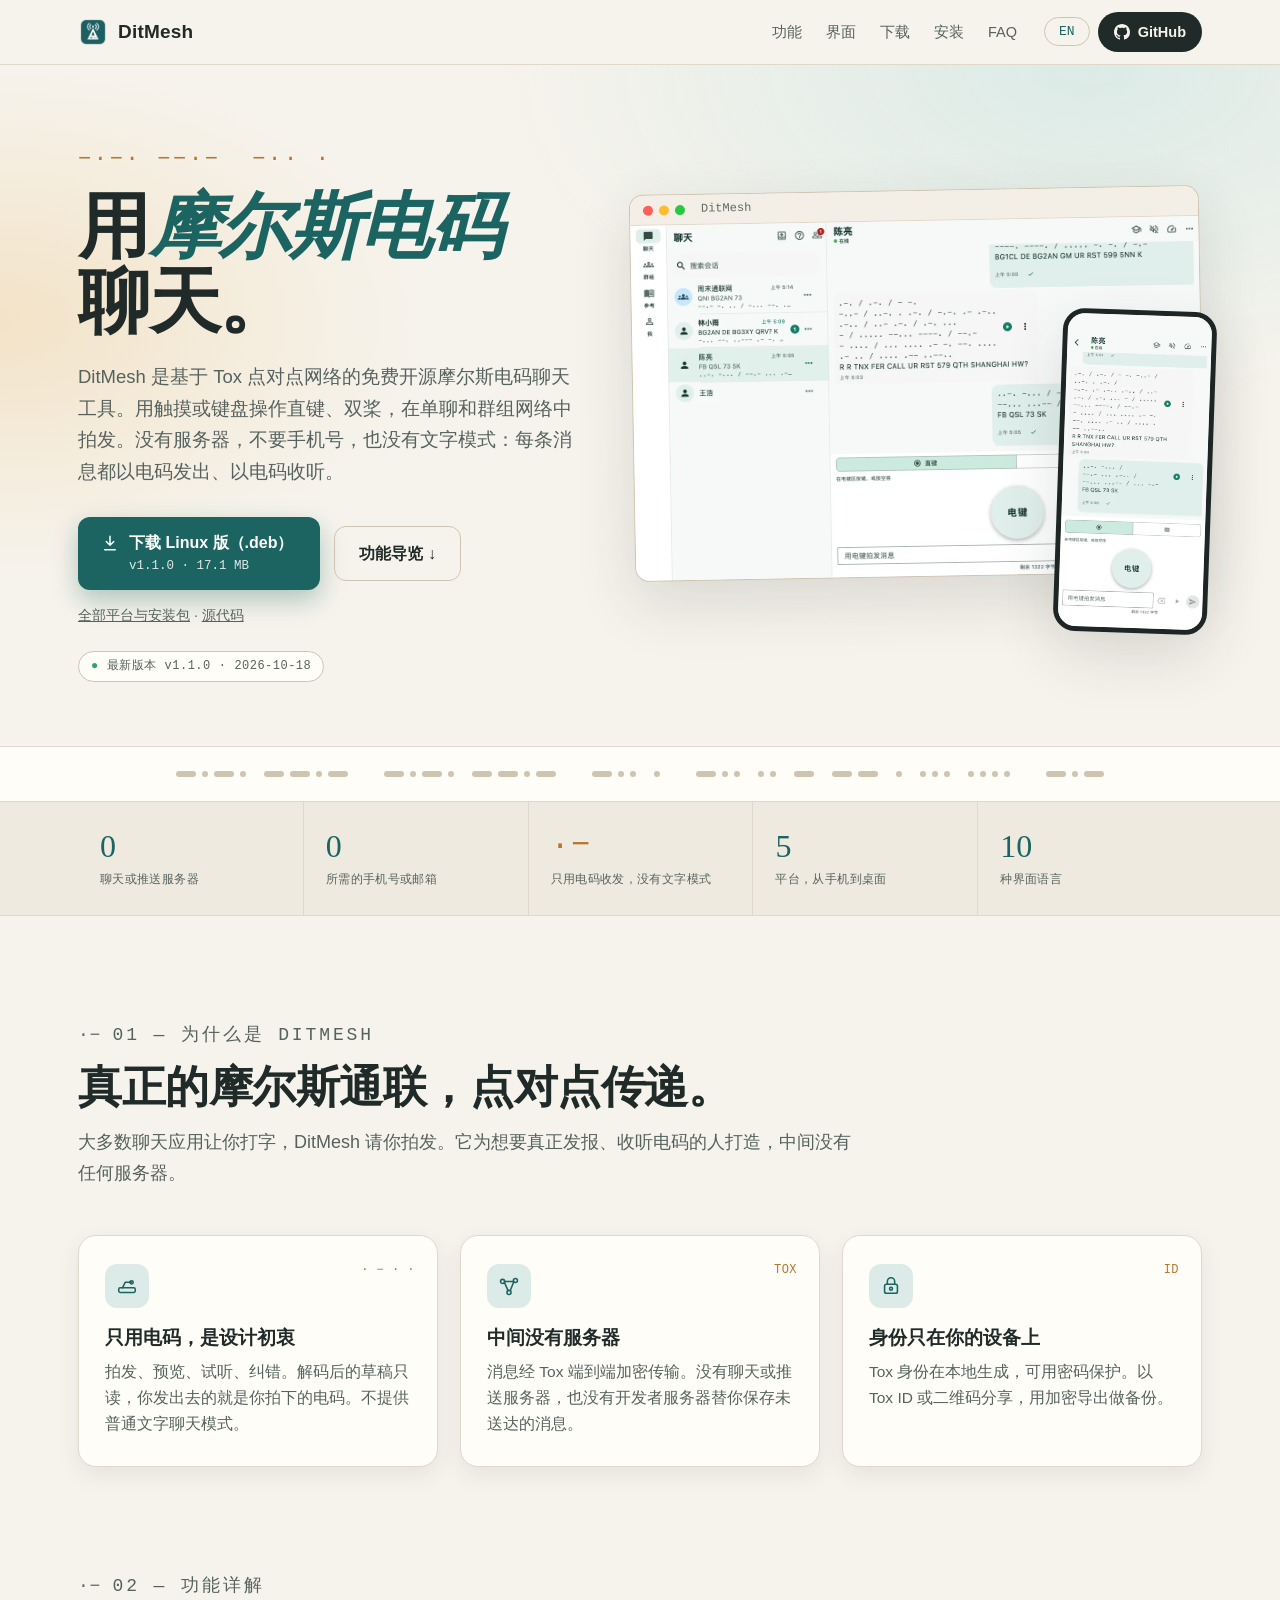
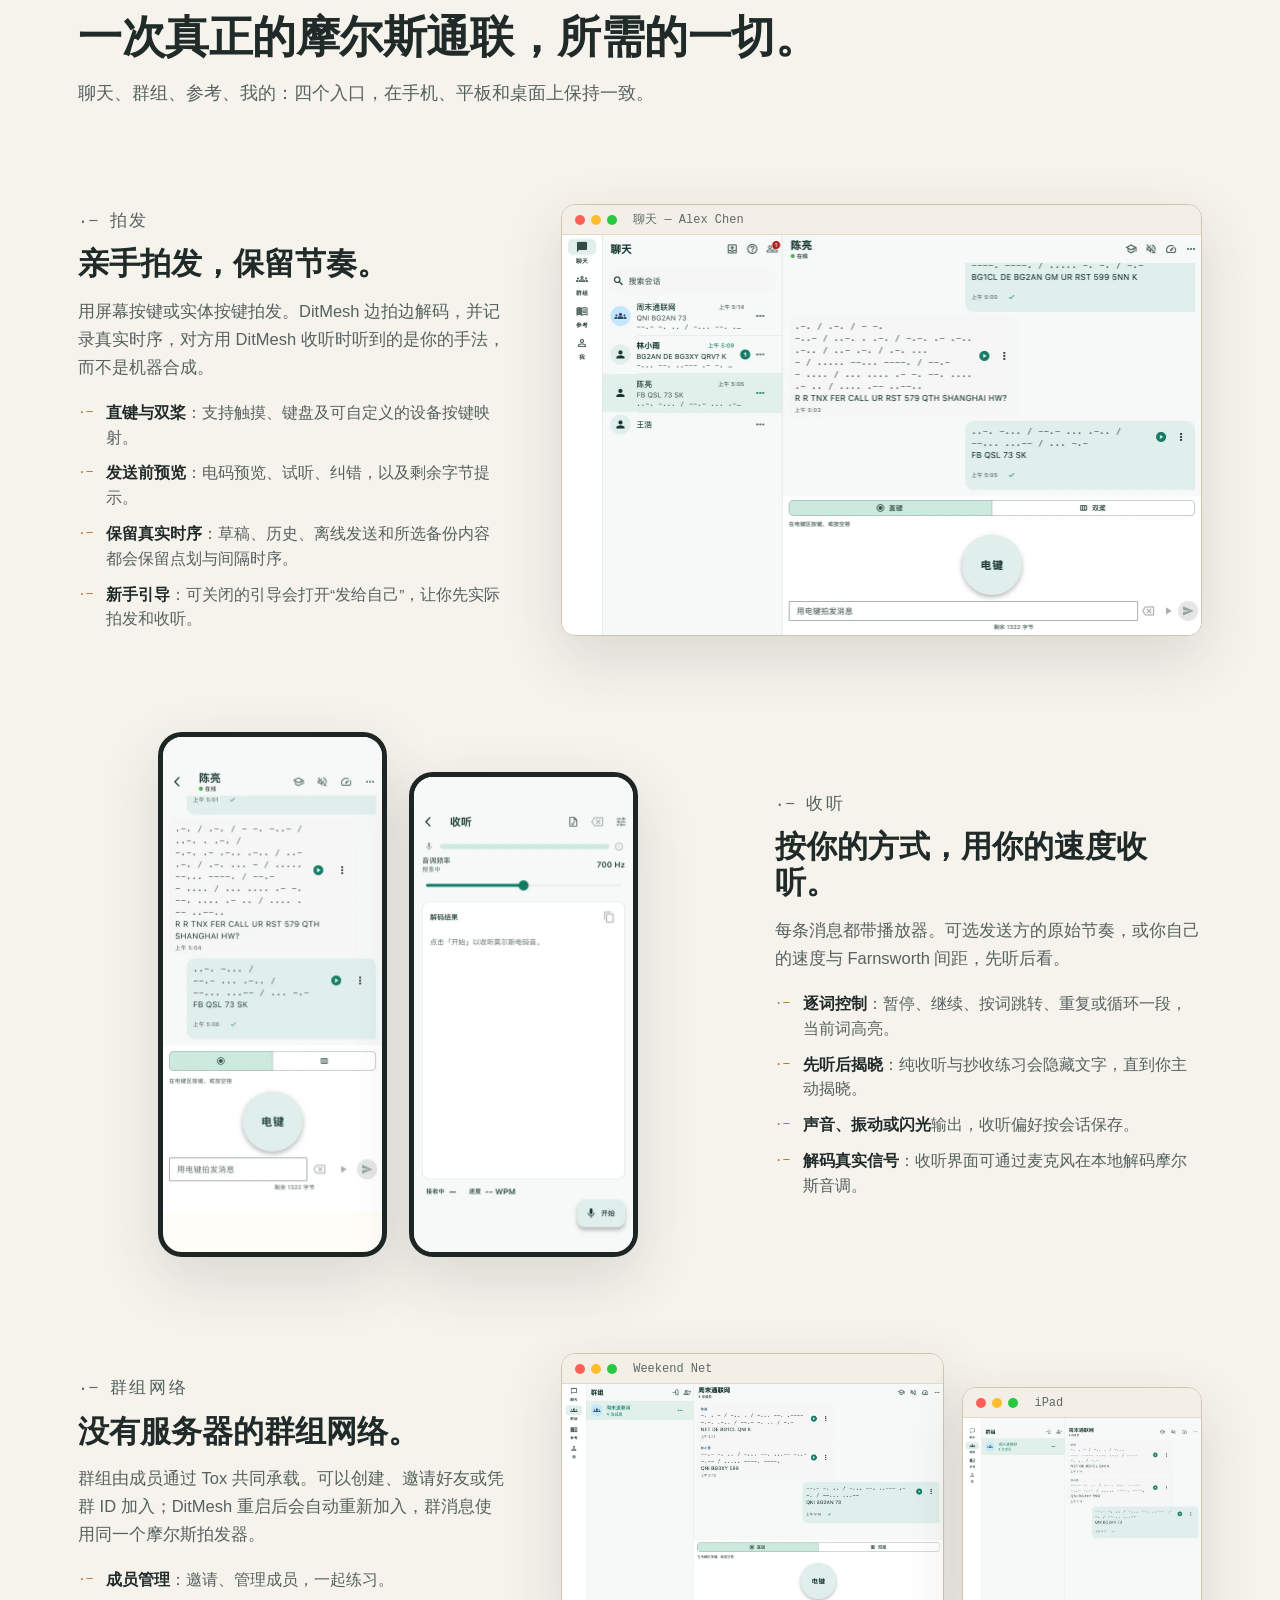
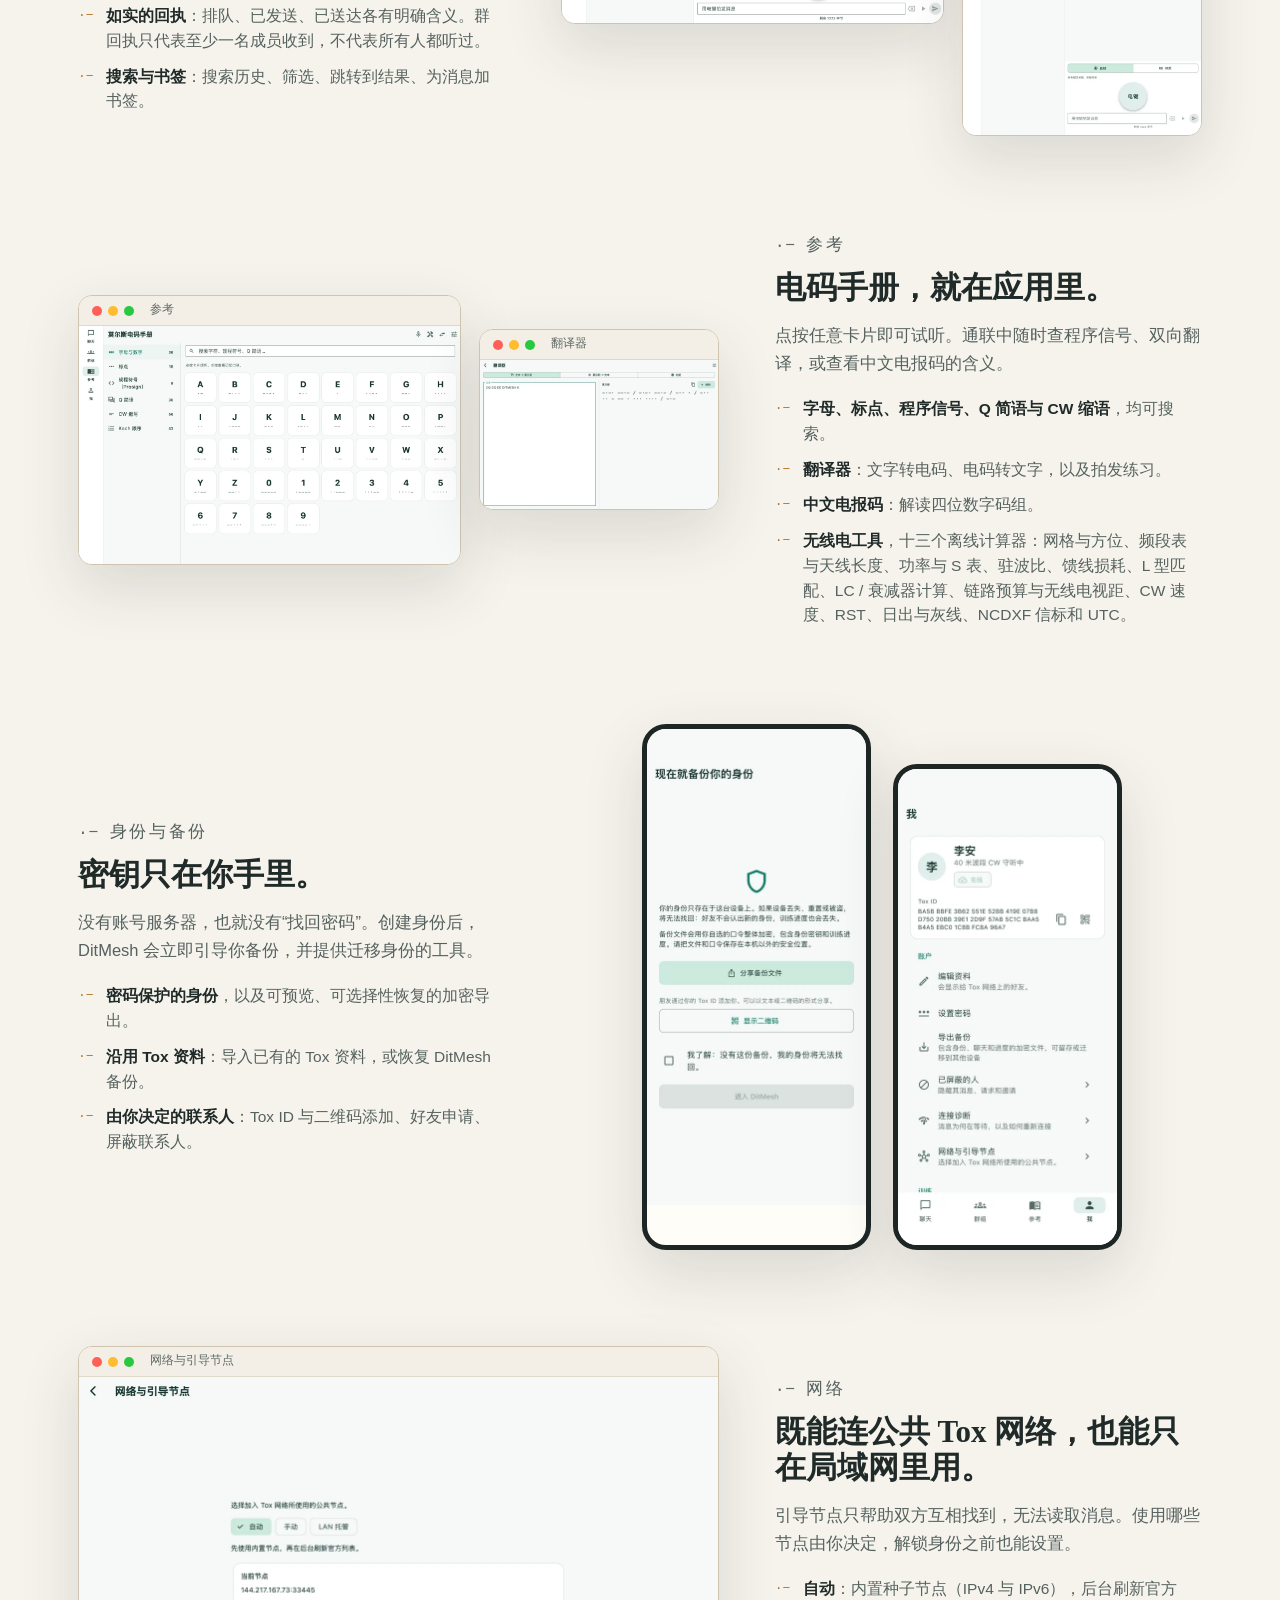
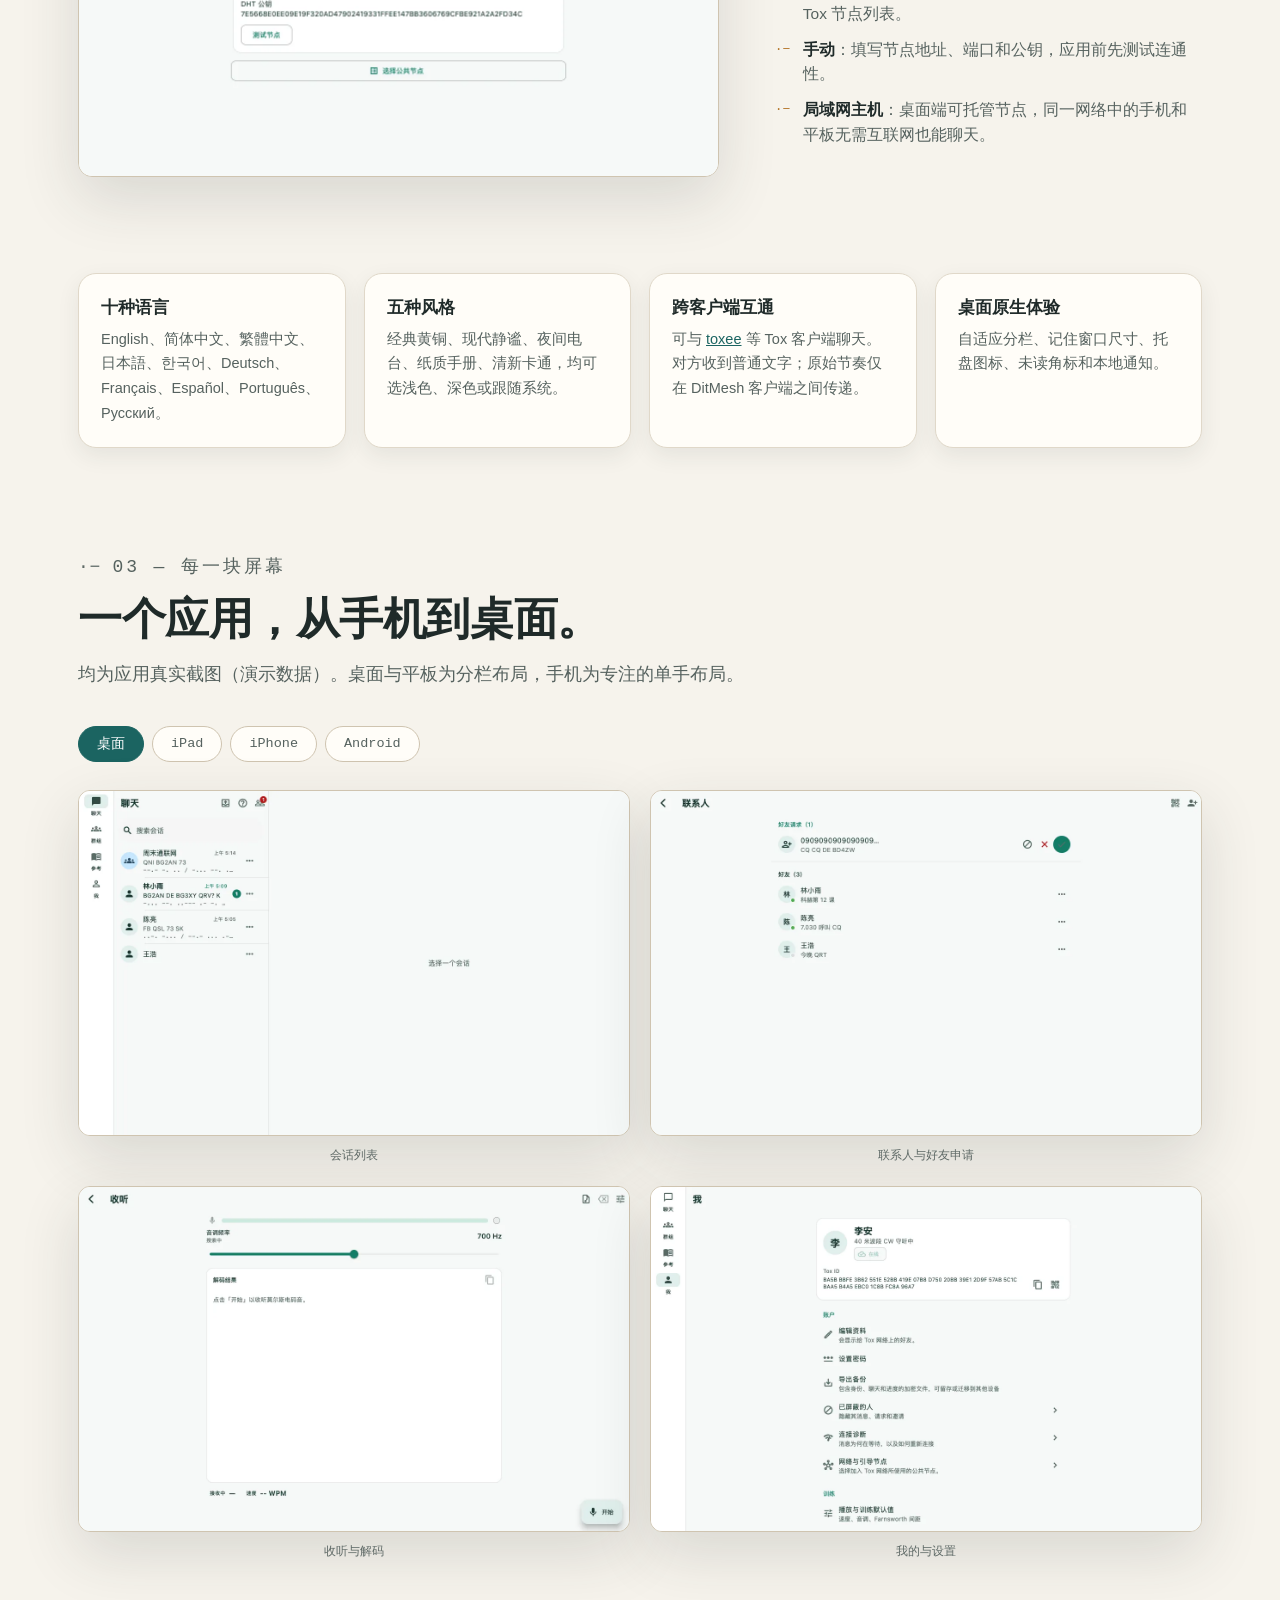
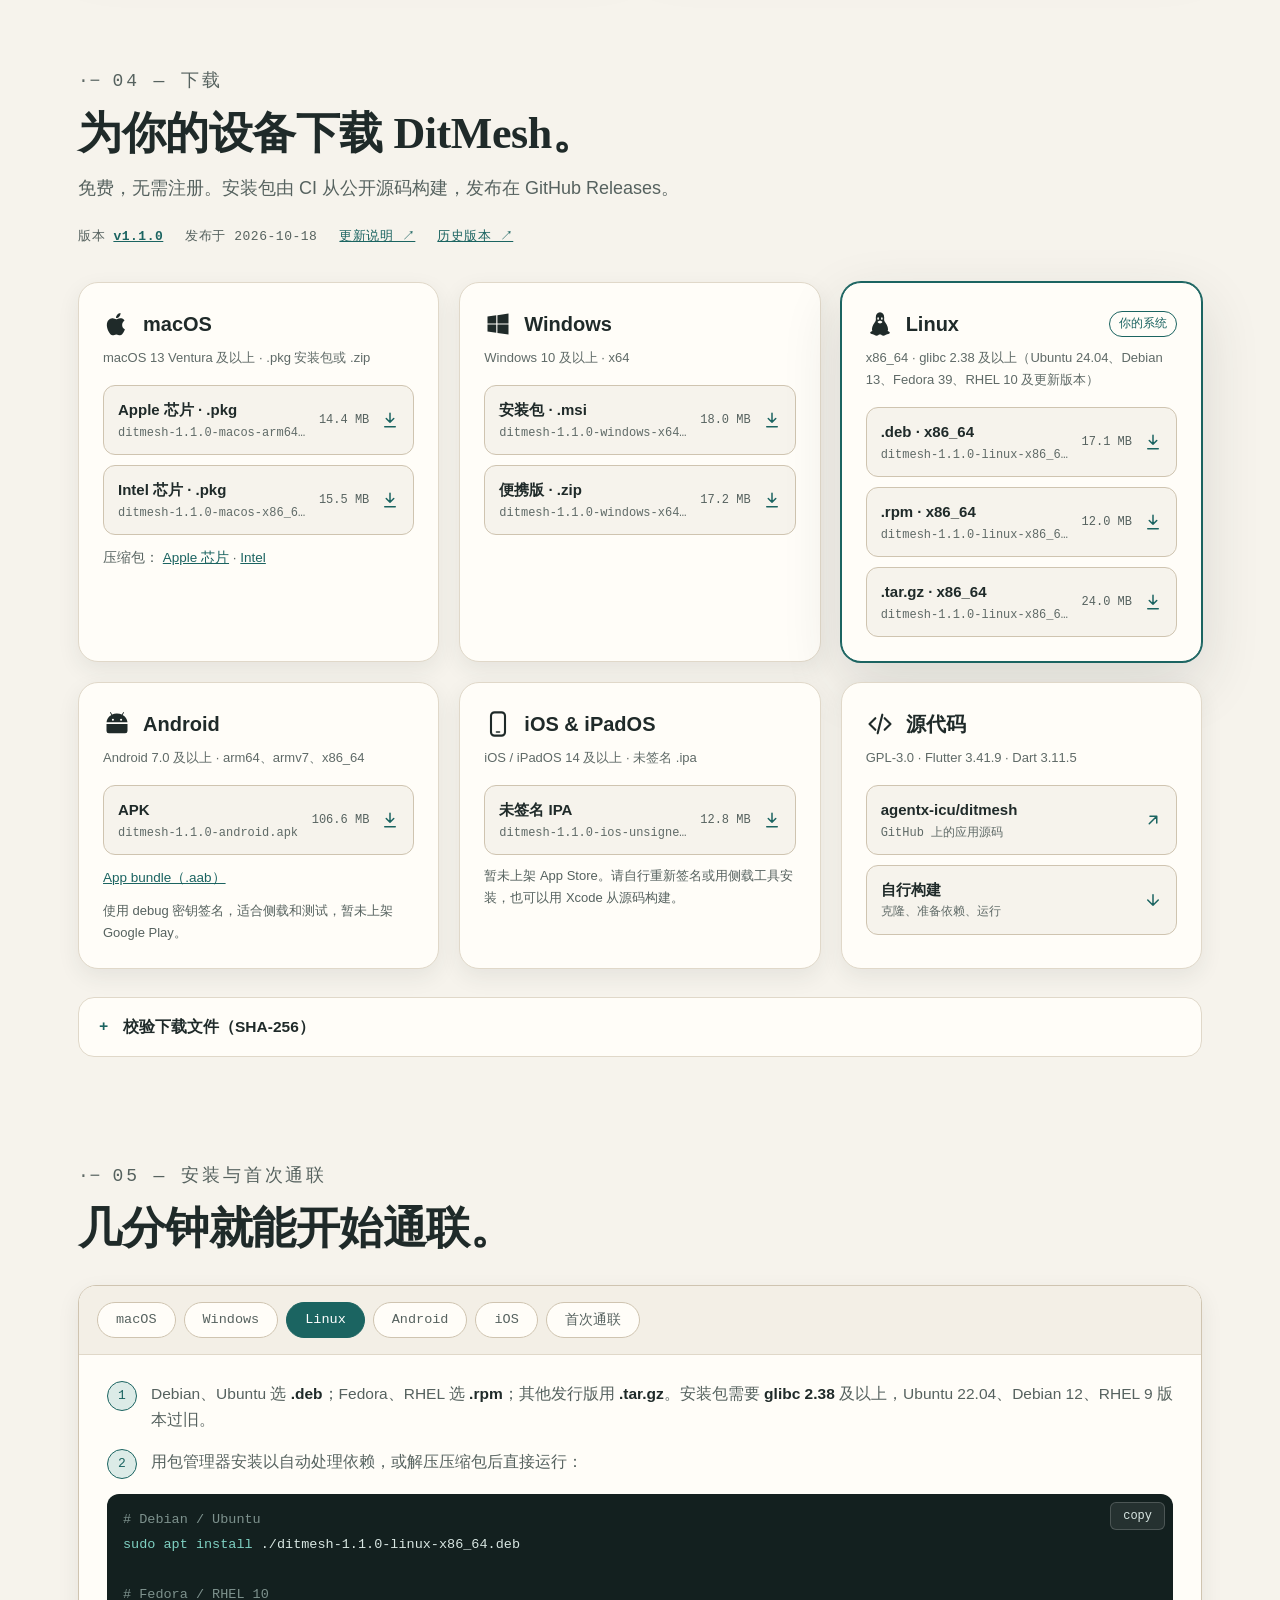
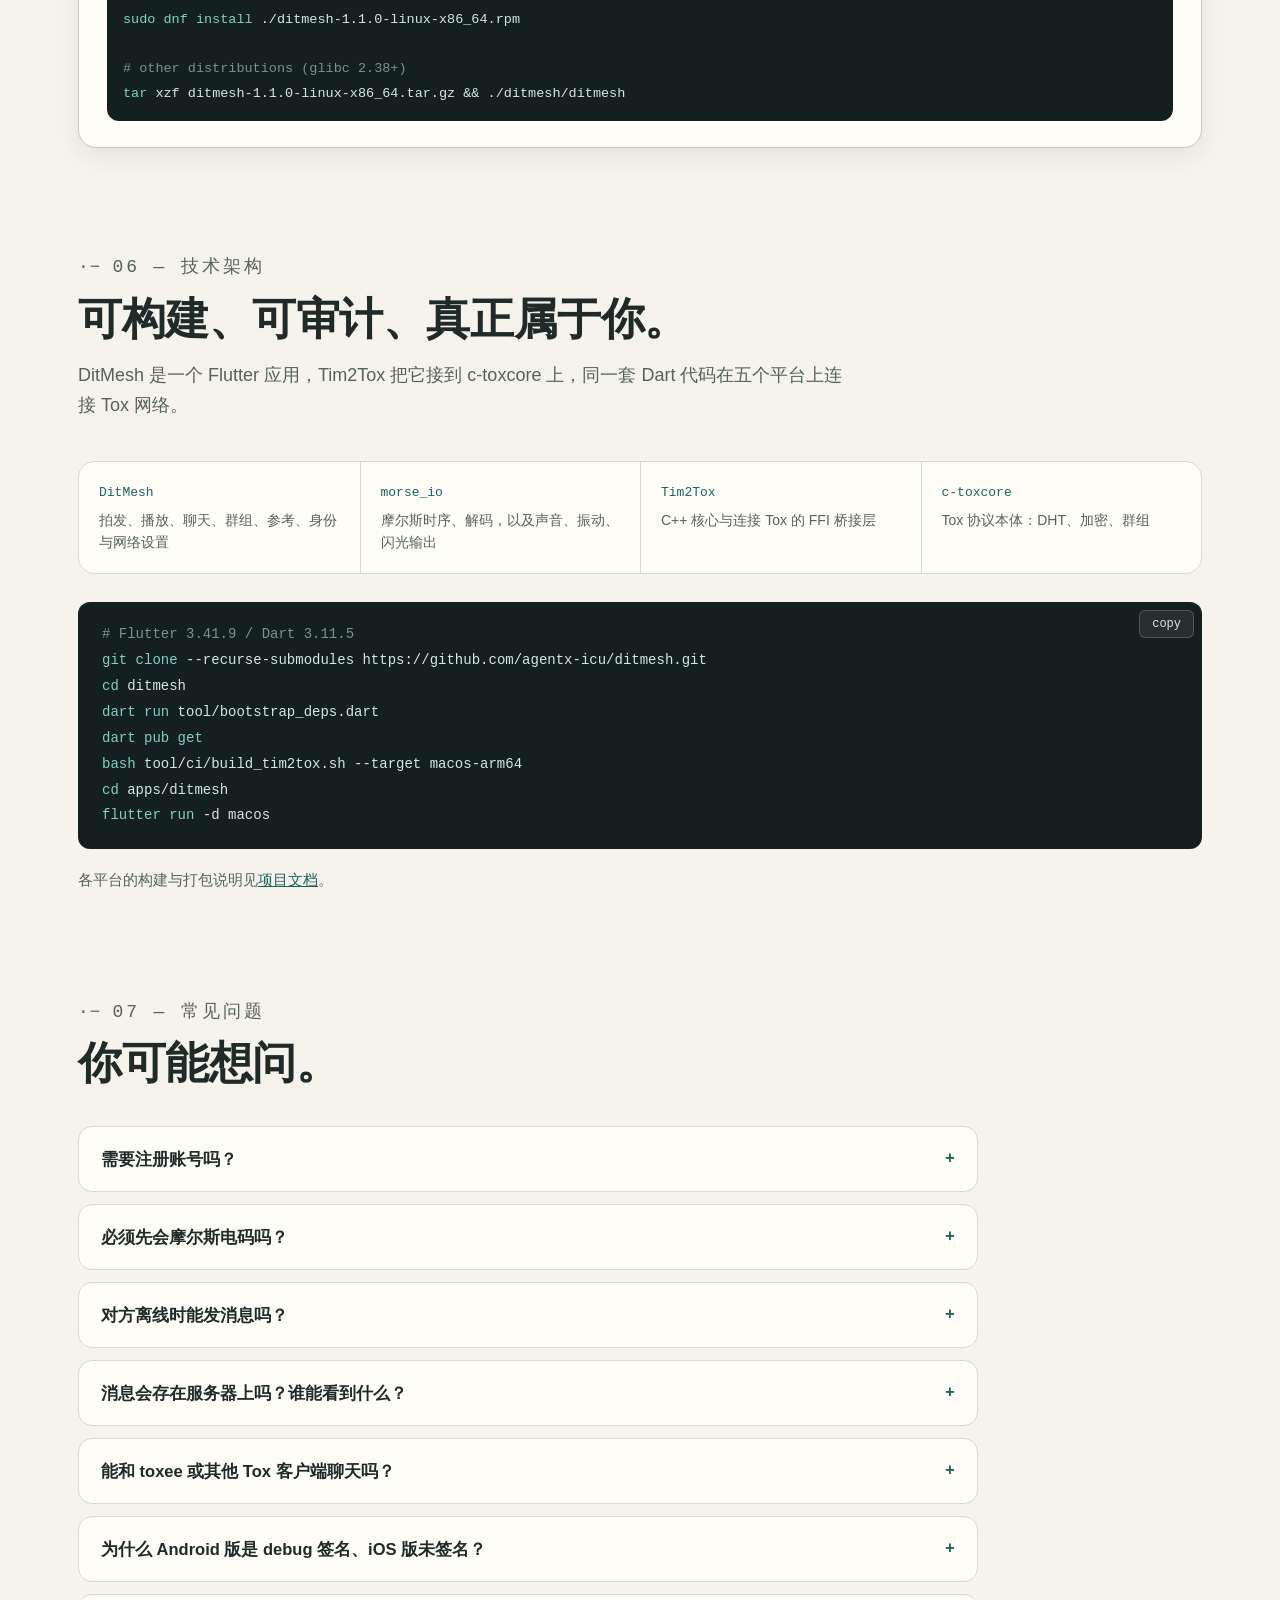
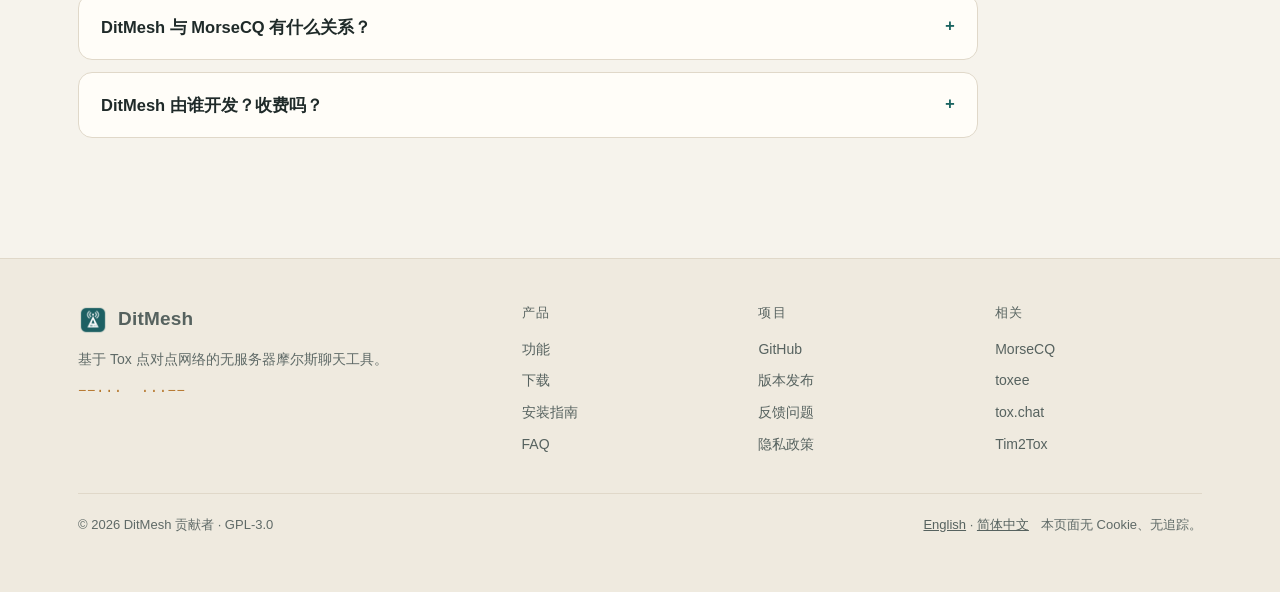
<file: zh/index.html>
<!doctype html>
<!-- Generated from ../index.html by tools/build_lang_pages.py. Do not edit. -->
<html lang="zh-Hans" data-lang="zh" data-page-lang="zh" data-base="../">
<head>
<meta charset="utf-8">
<meta name="viewport" content="width=device-width, initial-scale=1">
<title>DitMesh — 用摩尔斯电码聊天</title>
<meta name="description" content="DitMesh 是基于 Tox 点对点网络的免费开源、无服务器摩尔斯电码聊天工具。用直键或双桨在单聊和群组网络中拍发，支持 Android、iOS、macOS、Linux 与 Windows。">
<meta name="theme-color" content="#f6f3ec" media="(prefers-color-scheme: light)">
<meta name="theme-color" content="#0e1a1a" media="(prefers-color-scheme: dark)">
<link rel="canonical" href="https://ditmesh.agentx.icu/zh/">
<link rel="alternate" hreflang="en" href="https://ditmesh.agentx.icu/en/">
<link rel="alternate" hreflang="zh-Hans" href="https://ditmesh.agentx.icu/zh/">
<link rel="alternate" hreflang="x-default" href="https://ditmesh.agentx.icu/">
<link rel="icon" type="image/png" href="../assets/img/favicon.png">
<link rel="apple-touch-icon" href="../assets/img/app_icon.png">
<meta property="og:type" content="website">
<meta property="og:locale" content="zh_CN">
<meta property="og:url" content="https://ditmesh.agentx.icu/zh/">
<meta property="og:title" content="DitMesh — 用摩尔斯电码聊天">
<meta property="og:description" content="基于 Tox 点对点网络的无服务器摩尔斯电码聊天工具。无需手机号，没有账号服务器，也没有文字模式。">
<meta property="og:image" content="https://ditmesh.agentx.icu/assets/img/zh/og.jpg">
<meta property="og:image:width" content="1200">
<meta property="og:image:height" content="630">
<meta name="twitter:card" content="summary_large_image">
<script type="application/ld+json">
{
  "@context": "https://schema.org",
  "@type": "SoftwareApplication",
  "name": "DitMesh",
  "url": "https://ditmesh.agentx.icu/zh/",
  "inLanguage": "zh-Hans",
  "description": "基于 Tox 点对点网络的免费开源、无服务器摩尔斯电码聊天工具。用直键或双桨在单聊和群组网络中拍发。",
  "applicationCategory": "CommunicationApplication",
  "operatingSystem": "Android, iOS, macOS, Linux, Windows",
  "softwareVersion": "1.1.0",
  "license": "https://www.gnu.org/licenses/gpl-3.0.html",
  "downloadUrl": "https://ditmesh.agentx.icu/#download",
  "image": "https://ditmesh.agentx.icu/assets/img/app_icon.png",
  "screenshot": "https://ditmesh.agentx.icu/assets/img/zh/og.jpg",
  "offers": { "@type": "Offer", "price": "0", "priceCurrency": "USD" },
  "author": { "@type": "Organization", "name": "agentx-icu", "url": "https://github.com/agentx-icu" }
}
</script>
<script>
  // Pick the language before first paint so the page never flashes the wrong one.
  (function () {
    var l = document.documentElement.getAttribute("data-page-lang");
    if (!l) {
      try { l = localStorage.getItem("ditmesh-lang"); } catch (e) {}
      var q = /[?&]lang=(en|zh)\b/.exec(location.search);
      if (q) l = q[1];
      if (l !== "en" && l !== "zh") l = /^zh\b/i.test(navigator.language || "") ? "zh" : "en";
    }
    document.documentElement.setAttribute("data-lang", l);
    document.documentElement.lang = l === "zh" ? "zh-Hans" : "en";
  })();
</script>
<link rel="stylesheet" href="../assets/style.css">
</head>
<body>
<a class="skip" href="#main"><span class="en">Skip to content</span><span class="zh">跳到正文</span></a>

<!-- ====================================================== nav -->
<header class="nav">
  <div class="wrap nav-in">
    <a class="brand" href="#top"><img src="../assets/img/app_icon.png" alt="" width="30" height="30"><span>DitMesh</span></a>
    <nav class="nav-links" id="navLinks" aria-label="Sections">
      <a href="#features"><span class="en">Features</span><span class="zh">功能</span></a>
      <a href="#screens"><span class="en">Screens</span><span class="zh">界面</span></a>
      <a href="#download"><span class="en">Download</span><span class="zh">下载</span></a>
      <a href="#install"><span class="en">Install</span><span class="zh">安装</span></a>
      <a href="#faq">FAQ</a>
    </nav>
    <div class="nav-act">
      <button class="lang-toggle" id="langBtn" type="button" data-aria-en="切换到中文" data-aria-zh="Switch to English" aria-label="Switch to English"><span class="en">中文</span><span class="zh">EN</span></button>
      <a class="gh" href="https://github.com/agentx-icu/ditmesh" rel="noopener" aria-label="DitMesh on GitHub">
        <svg width="16" height="16" viewBox="0 0 16 16" fill="currentColor" aria-hidden="true"><path d="M8 0C3.58 0 0 3.58 0 8c0 3.54 2.29 6.53 5.47 7.59.4.07.55-.17.55-.38 0-.19-.01-.82-.01-1.49-2.01.37-2.53-.49-2.69-.94-.09-.23-.48-.94-.82-1.13-.28-.15-.68-.52-.01-.53.63-.01 1.08.58 1.23.82.72 1.21 1.87.87 2.33.66.07-.52.28-.87.51-1.07-1.78-.2-3.64-.89-3.64-3.95 0-.87.31-1.59.82-2.15-.08-.2-.36-1.02.08-2.12 0 0 .67-.21 2.2.82.64-.18 1.32-.27 2-.27s1.36.09 2 .27c1.53-1.04 2.2-.82 2.2-.82.44 1.1.16 1.92.08 2.12.51.56.82 1.27.82 2.15 0 3.07-1.87 3.75-3.65 3.95.29.25.54.73.54 1.48 0 1.07-.01 1.93-.01 2.2 0 .21.15.46.55.38A8.01 8.01 0 0 0 16 8c0-4.42-3.58-8-8-8z"/></svg>
        <span>GitHub</span>
      </a>
      <button class="menu-btn" id="menuBtn" type="button" aria-controls="navLinks" aria-expanded="false" data-aria-en="Menu" data-aria-zh="菜单" aria-label="菜单" hidden>
        <svg width="20" height="20" viewBox="0 0 20 20" aria-hidden="true"><path d="M3 5.5h14M3 10h14M3 14.5h14" stroke="currentColor" stroke-width="1.8" stroke-linecap="round" fill="none"/></svg>
      </button>
    </div>
  </div>
</header>

<main id="main">
<!-- ====================================================== hero -->
<section class="hero" id="top">
  <div class="wrap hero-grid">
    <div class="hero-copy">
      <p class="eyebrow mono" aria-hidden="true">−·−· −−·− &nbsp;−·· ·</p>
      <h1><span class="en">Chat in<br><em>Morse code.</em></span><span class="zh">用<em>摩尔斯电码</em><br>聊天。</span></h1>
      <p class="lead"><span class="en">DitMesh is a free, open-source Morse messenger on the Tox peer-to-peer network. Key with a straight key or iambic paddles, by touch or keyboard, in private chats and group nets. There is no server, no phone number and no text mode: every message is sent and heard as code.</span><span class="zh">DitMesh 是基于 Tox 点对点网络的免费开源摩尔斯电码聊天工具。用触摸或键盘操作直键、双桨，在单聊和群组网络中拍发。没有服务器，不要手机号，也没有文字模式：每条消息都以电码发出、以电码收听。</span></p>
      <div class="cta">
        <a class="btn primary btn-dl" id="heroDl" href="#download">
          <span class="row"><svg viewBox="0 0 24 24" aria-hidden="true"><path d="M12 3v12M7 10l5 5 5-5M5 21h14"/></svg><span class="hero-dl-label"><span class="en">Download DitMesh</span><span class="zh">下载 DitMesh</span></span></span>
          <small class="hero-dl-sub">v1.1.0</small>
        </a>
        <a class="btn ghost" href="#features"><span class="en">Take the tour ↓</span><span class="zh">功能导览 ↓</span></a>
      </div>
      <p class="hero-alt">
        <a href="#download"><span class="en">All platforms &amp; packages</span><span class="zh">全部平台与安装包</span></a> ·
        <a href="https://github.com/agentx-icu/ditmesh" rel="noopener"><span class="en">Source code</span><span class="zh">源代码</span></a>
      </p>
      <a class="badge mono" data-release-link href="https://github.com/agentx-icu/ditmesh/releases/tag/v1.1.0"><b aria-hidden="true">●</b><span class="en">latest</span><span class="zh">最新版本</span> <span data-version>v1.1.0</span> · <span data-release-date>2026-10-18</span></a>
    </div>
    <div class="hero-shot">
      <div class="frame desk">
        <div class="bar" aria-hidden="true"><i></i><i></i><i></i><b>DitMesh</b></div>
        <img data-shot="desktop/conversation.webp" src="../assets/img/zh/desktop/conversation.webp" width="1280" height="800" fetchpriority="high"
             data-alt-en="DitMesh on macOS: a Morse conversation with decoded text under each message and the straight-key pad"
             data-alt-zh="DitMesh macOS 版：每条消息下方显示译文的摩尔斯对话，以及直键拍发区"
             alt="DitMesh macOS 版：每条消息下方显示译文的摩尔斯对话，以及直键拍发区">
      </div>
      <div class="frame phone">
        <img data-shot="ios/conversation.webp" src="../assets/img/zh/ios/conversation.webp" width="440" height="956"
             data-alt-en="DitMesh on iPhone: the same conversation in the phone layout" data-alt-zh="DitMesh iPhone 版：手机布局下的同一段对话"
             alt="DitMesh iPhone 版：手机布局下的同一段对话">
      </div>
    </div>
  </div>
  <div class="tape" aria-hidden="true"><div class="tape-in mono" id="tape">−·−· −−·− &nbsp; −·−· −−·− &nbsp; −·· · &nbsp; −·· ·· − −− · ··· ···· &nbsp; −·−</div></div>
  <div class="stats">
    <div class="wrap stats-in">
      <div class="stat"><div class="n">0</div><div class="l"><span class="en">chat or push servers</span><span class="zh">聊天或推送服务器</span></div></div>
      <div class="stat"><div class="n">0</div><div class="l"><span class="en">phone numbers or e-mails needed</span><span class="zh">所需的手机号或邮箱</span></div></div>
      <div class="stat"><div class="n mono">·−</div><div class="l"><span class="en">Morse in, Morse out: no text mode</span><span class="zh">只用电码收发，没有文字模式</span></div></div>
      <div class="stat"><div class="n">5</div><div class="l"><span class="en">platforms, phone to desktop</span><span class="zh">平台，从手机到桌面</span></div></div>
      <div class="stat"><div class="n">10</div><div class="l"><span class="en">interface languages</span><span class="zh">种界面语言</span></div></div>
    </div>
  </div>
</section>

<!-- ====================================================== why -->
<section id="why" class="sec">
  <div class="wrap">
    <div class="sec-head">
      <p class="kicker"><span class="en">01 — why DitMesh</span><span class="zh">01 — 为什么是 DitMesh</span></p>
      <h2><span class="en">A real Morse contact, carried peer to peer.</span><span class="zh">真正的摩尔斯通联，点对点传递。</span></h2>
      <p><span class="en">Most chat apps let you type. DitMesh asks you to key. It is built for people who want to send and hear the code, with nothing in the middle.</span><span class="zh">大多数聊天应用让你打字，DitMesh 请你拍发。它为想要真正发报、收听电码的人打造，中间没有任何服务器。</span></p>
    </div>
    <div class="grid3">
      <div class="card">
        <span class="tag mono">· − · ·</span>
        <div class="ic"><svg viewBox="0 0 24 24" aria-hidden="true"><rect x="3" y="14" width="18" height="5" rx="1.5"/><path d="M7 14l3-6h7"/><circle cx="17" cy="8" r="1.8"/></svg></div>
        <h3><span class="en">Morse-only by design</span><span class="zh">只用电码，是设计初衷</span></h3>
        <p><span class="en">Key, preview, pre-listen and correct. The decoded draft is read-only, so the code you send is the code you keyed. There is no ordinary text-chat mode.</span><span class="zh">拍发、预览、试听、纠错。解码后的草稿只读，你发出去的就是你拍下的电码。不提供普通文字聊天模式。</span></p>
      </div>
      <div class="card">
        <span class="tag mono">TOX</span>
        <div class="ic"><svg viewBox="0 0 24 24" aria-hidden="true"><circle cx="5" cy="7" r="2.2"/><circle cx="19" cy="6" r="2.2"/><circle cx="12" cy="19" r="2.2"/><path d="M7 8l4 9M17.2 7.4L13.4 17M7.2 7h9.6"/></svg></div>
        <h3><span class="en">No server in the middle</span><span class="zh">中间没有服务器</span></h3>
        <p><span class="en">Messages travel end-to-end encrypted over Tox. There is no messaging or push server, and no developer server stores undelivered messages.</span><span class="zh">消息经 Tox 端到端加密传输。没有聊天或推送服务器，也没有开发者服务器替你保存未送达的消息。</span></p>
      </div>
      <div class="card">
        <span class="tag mono">ID</span>
        <div class="ic"><svg viewBox="0 0 24 24" aria-hidden="true"><rect x="5" y="10" width="14" height="10" rx="2"/><path d="M8 10V7a4 4 0 0 1 8 0v3"/><circle cx="12" cy="15" r="1.6"/></svg></div>
        <h3><span class="en">An identity that lives on your device</span><span class="zh">身份只在你的设备上</span></h3>
        <p><span class="en">Your Tox identity is generated locally and can be protected with a password. Share it as a Tox ID or QR code; back it up with an encrypted export.</span><span class="zh">Tox 身份在本地生成，可用密码保护。以 Tox ID 或二维码分享，用加密导出做备份。</span></p>
      </div>
    </div>
  </div>
</section>

<!-- ====================================================== features -->
<section id="features" class="sec">
  <div class="wrap">
    <div class="sec-head">
      <p class="kicker"><span class="en">02 — what it does</span><span class="zh">02 — 功能详解</span></p>
      <h2><span class="en">Everything for a real Morse conversation.</span><span class="zh">一次真正的摩尔斯通联，所需的一切。</span></h2>
      <p><span class="en">Chat, Groups, Reference and Me: four destinations, the same on phone, tablet and desktop.</span><span class="zh">聊天、群组、参考、我的：四个入口，在手机、平板和桌面上保持一致。</span></p>
    </div>

    <!-- keying -->
    <div class="feat">
      <div class="feat-copy">
        <p class="kicker"><span class="en">keying</span><span class="zh">拍发</span></p>
        <h3><span class="en">Key by hand, keep the rhythm.</span><span class="zh">亲手拍发，保留节奏。</span></h3>
        <p><span class="en">Use the on-screen pad or a physical key. DitMesh decodes your marks as you go and records their real timing, so a friend on DitMesh can replay your fist, not a machine's.</span><span class="zh">用屏幕按键或实体按键拍发。DitMesh 边拍边解码，并记录真实时序，对方用 DitMesh 收听时听到的是你的手法，而不是机器合成。</span></p>
        <ul class="ticks">
          <li><span class="en"><b>Straight key &amp; iambic paddles</b>: by touch, keyboard or configurable device key bindings.</span><span class="zh"><b>直键与双桨</b>：支持触摸、键盘及可自定义的设备按键映射。</span></li>
          <li><span class="en"><b>Preview before sending</b>: Morse preview, pre-listen, correction and a byte counter.</span><span class="zh"><b>发送前预览</b>：电码预览、试听、纠错，以及剩余字节提示。</span></li>
          <li><span class="en"><b>Real timing kept</b>: drafts, history, offline sends and selected backup components preserve mark and gap timing.</span><span class="zh"><b>保留真实时序</b>：草稿、历史、离线发送和所选备份内容都会保留点划与间隔时序。</span></li>
          <li><span class="en"><b>A guided first contact</b>: a dismissible guide opens note-to-self for real keying and listening.</span><span class="zh"><b>新手引导</b>：可关闭的引导会打开“发给自己”，让你先实际拍发和收听。</span></li>
        </ul>
      </div>
      <div class="frame">
        <div class="bar" aria-hidden="true"><i></i><i></i><i></i><b><span class="en">chat — Alex Chen</span><span class="zh">聊天 — Alex Chen</span></b></div>
        <img data-shot="desktop/conversation.webp" src="../assets/img/zh/desktop/conversation.webp" width="1280" height="800" loading="lazy"
             data-alt-en="DitMesh desktop: a direct Morse conversation with the straight key pad" data-alt-zh="DitMesh 桌面端：带直键拍发区的单聊摩尔斯对话"
             alt="DitMesh 桌面端：带直键拍发区的单聊摩尔斯对话">
      </div>
    </div>

    <!-- listening -->
    <div class="feat flip">
      <div class="phone-duo">
        <div class="frame phone-f"><img data-shot="ios/conversation.webp" src="../assets/img/zh/ios/conversation.webp" width="440" height="956" loading="lazy"
             data-alt-en="DitMesh on iPhone: messages with play controls" data-alt-zh="DitMesh iPhone 版：带播放按钮的消息" alt="DitMesh iPhone 版：带播放按钮的消息"></div>
        <div class="frame phone-f"><img data-shot="ios/listen.webp" src="../assets/img/zh/ios/listen.webp" width="440" height="956" loading="lazy"
             data-alt-en="DitMesh on iPhone: the Listen screen decoding a Morse tone" data-alt-zh="DitMesh iPhone 版：解码摩尔斯音调的收听界面" alt="DitMesh iPhone 版：解码摩尔斯音调的收听界面"></div>
      </div>
      <div class="feat-copy">
        <p class="kicker"><span class="en">listening</span><span class="zh">收听</span></p>
        <h3><span class="en">Hear it your way, at your speed.</span><span class="zh">按你的方式，用你的速度收听。</span></h3>
        <p><span class="en">Every message has a player. Choose the sender's original rhythm or your own speed and Farnsworth spacing, and listen before you look.</span><span class="zh">每条消息都带播放器。可选发送方的原始节奏，或你自己的速度与 Farnsworth 间距，先听后看。</span></p>
        <ul class="ticks">
          <li><span class="en"><b>Word-level control</b>: pause, resume, jump between words, repeat or loop a range, with the current word highlighted.</span><span class="zh"><b>逐词控制</b>：暂停、继续、按词跳转、重复或循环一段，当前词高亮。</span></li>
          <li><span class="en"><b>Listen first, reveal later</b>: listen-only and copy exercises keep the text hidden until you choose.</span><span class="zh"><b>先听后揭晓</b>：纯收听与抄收练习会隐藏文字，直到你主动揭晓。</span></li>
          <li><span class="en"><b>Audio, haptic or flash</b>, with listening preferences saved per conversation.</span><span class="zh"><b>声音、振动或闪光</b>输出，收听偏好按会话保存。</span></li>
          <li><span class="en"><b>Decode a real signal</b>: the Listen screen decodes Morse tones from the microphone, locally.</span><span class="zh"><b>解码真实信号</b>：收听界面可通过麦克风在本地解码摩尔斯音调。</span></li>
        </ul>
      </div>
    </div>

    <!-- groups -->
    <div class="feat">
      <div class="feat-copy">
        <p class="kicker"><span class="en">group nets</span><span class="zh">群组网络</span></p>
        <h3><span class="en">Run a net without a net server.</span><span class="zh">没有服务器的群组网络。</span></h3>
        <p><span class="en">Groups are hosted by their members over Tox. Create one, invite friends or join with a group ID. DitMesh rejoins your groups after a restart, and group messages use the same Morse composer.</span><span class="zh">群组由成员通过 Tox 共同承载。可以创建、邀请好友或凭群 ID 加入；DitMesh 重启后会自动重新加入，群消息使用同一个摩尔斯拍发器。</span></p>
        <ul class="ticks">
          <li><span class="en"><b>Member management</b>: invite, manage members and practise together.</span><span class="zh"><b>成员管理</b>：邀请、管理成员，一起练习。</span></li>
          <li><span class="en"><b>Honest receipts</b>: queued, sent and delivered mean exactly that. A group receipt confirms at least one member, not that everyone listened.</span><span class="zh"><b>如实的回执</b>：排队、已发送、已送达各有明确含义。群回执只代表至少一名成员收到，不代表所有人都听过。</span></li>
          <li><span class="en"><b>Search &amp; bookmarks</b>: search history, filter, jump to a result and bookmark messages.</span><span class="zh"><b>搜索与书签</b>：搜索历史、筛选、跳转到结果、为消息加书签。</span></li>
        </ul>
      </div>
      <div class="duo">
        <div class="frame">
          <div class="bar" aria-hidden="true"><i></i><i></i><i></i><b>Weekend Net</b></div>
          <img data-shot="desktop/group_conversation.webp" src="../assets/img/zh/desktop/group_conversation.webp" width="1280" height="800" loading="lazy"
               data-alt-en="DitMesh desktop: a group net with several members keying" data-alt-zh="DitMesh 桌面端：多名成员拍发的群组网络" alt="DitMesh 桌面端：多名成员拍发的群组网络">
        </div>
        <div class="frame">
          <div class="bar" aria-hidden="true"><i></i><i></i><i></i><b>iPad</b></div>
          <img data-shot="ipad/group_conversation.webp" src="../assets/img/zh/ipad/group_conversation.webp" width="774" height="1032" loading="lazy"
               data-alt-en="DitMesh on iPad: a group net in the split layout" data-alt-zh="DitMesh iPad 版：分栏布局中的群组网络" alt="DitMesh iPad 版：分栏布局中的群组网络">
        </div>
      </div>
    </div>

    <!-- reference -->
    <div class="feat flip">
      <div class="duo">
        <div class="frame">
          <div class="bar" aria-hidden="true"><i></i><i></i><i></i><b><span class="en">reference</span><span class="zh">参考</span></b></div>
          <img data-shot="desktop/reference.webp" src="../assets/img/zh/desktop/reference.webp" width="1280" height="800" loading="lazy"
               data-alt-en="DitMesh desktop: the Morse reference with alphabet, prosigns and Q-codes" data-alt-zh="DitMesh 桌面端：包含字母、程序信号与 Q 简语的摩尔斯参考" alt="DitMesh 桌面端：包含字母、程序信号与 Q 简语的摩尔斯参考">
        </div>
        <div class="frame">
          <div class="bar" aria-hidden="true"><i></i><i></i><i></i><b><span class="en">translator</span><span class="zh">翻译器</span></b></div>
          <img data-shot="desktop/translator.webp" src="../assets/img/zh/desktop/translator.webp" width="1280" height="800" loading="lazy"
               data-alt-en="DitMesh desktop: the translator turning text into Morse" data-alt-zh="DitMesh 桌面端：把文字转成电码的翻译器" alt="DitMesh 桌面端：把文字转成电码的翻译器">
        </div>
      </div>
      <div class="feat-copy">
        <p class="kicker"><span class="en">reference</span><span class="zh">参考</span></p>
        <h3><span class="en">The code book is built in.</span><span class="zh">电码手册，就在应用里。</span></h3>
        <p><span class="en">Tap any card to hear it. Look up a prosign mid-QSO, translate in both directions, or check how a Chinese telegraph code reads.</span><span class="zh">点按任意卡片即可试听。通联中随时查程序信号、双向翻译，或查看中文电报码的含义。</span></p>
        <ul class="ticks">
          <li><span class="en"><b>Alphabet, punctuation, prosigns, Q-codes and CW abbreviations</b>, searchable.</span><span class="zh"><b>字母、标点、程序信号、Q 简语与 CW 缩语</b>，均可搜索。</span></li>
          <li><span class="en"><b>Translator</b>: text to Morse, Morse to text, and keying practice.</span><span class="zh"><b>翻译器</b>：文字转电码、电码转文字，以及拍发练习。</span></li>
          <li><span class="en"><b>Chinese telegraph code</b> interpretation for four-digit groups.</span><span class="zh"><b>中文电报码</b>：解读四位数字码组。</span></li>
          <li><span class="en"><b>Radio tools</b>, thirteen offline calculators: locator and beam heading, band plan and antenna lengths, power and S-meter, SWR, feedline loss, L-network matching, LC / attenuator arithmetic, link budget and radio horizon, CW speed, RST, sunrise and grey line, NCDXF beacons and UTC.</span><span class="zh"><b>无线电工具</b>，十三个离线计算器：网格与方位、频段表与天线长度、功率与 S 表、驻波比、馈线损耗、L 型匹配、LC / 衰减器计算、链路预算与无线电视距、CW 速度、RST、日出与灰线、NCDXF 信标和 UTC。</span></li>
        </ul>
      </div>
    </div>

    <!-- identity -->
    <div class="feat">
      <div class="feat-copy">
        <p class="kicker"><span class="en">identity &amp; backup</span><span class="zh">身份与备份</span></p>
        <h3><span class="en">Your keys stay with you.</span><span class="zh">密钥只在你手里。</span></h3>
        <p><span class="en">Without an account server there is no “forgot password” link. DitMesh walks you through a backup the moment you create an identity, and gives you the tools to move it.</span><span class="zh">没有账号服务器，也就没有“找回密码”。创建身份后，DitMesh 会立即引导你备份，并提供迁移身份的工具。</span></p>
        <ul class="ticks">
          <li><span class="en"><b>Password-protected identity</b> and an encrypted export you can preview and restore selectively.</span><span class="zh"><b>密码保护的身份</b>，以及可预览、可选择性恢复的加密导出。</span></li>
          <li><span class="en"><b>Bring your Tox profile</b>: import an existing Tox profile or restore a DitMesh backup.</span><span class="zh"><b>沿用 Tox 资料</b>：导入已有的 Tox 资料，或恢复 DitMesh 备份。</span></li>
          <li><span class="en"><b>Contacts you approve</b>: Tox ID and QR contacts, friend requests and blocked peers.</span><span class="zh"><b>由你决定的联系人</b>：Tox ID 与二维码添加、好友申请、屏蔽联系人。</span></li>
        </ul>
      </div>
      <div class="phone-duo">
        <div class="frame phone-f"><img data-shot="ios/backup_wizard.webp" src="../assets/img/zh/ios/backup_wizard.webp" width="440" height="956" loading="lazy"
             data-alt-en="DitMesh on iPhone: the backup wizard after creating an identity" data-alt-zh="DitMesh iPhone 版：创建身份后的备份向导" alt="DitMesh iPhone 版：创建身份后的备份向导"></div>
        <div class="frame phone-f"><img data-shot="ios/me.webp" src="../assets/img/zh/ios/me.webp" width="440" height="956" loading="lazy"
             data-alt-en="DitMesh on iPhone: the Me page with Tox ID, password and backup options" data-alt-zh="DitMesh iPhone 版：显示 Tox ID、密码与备份选项的“我的”页面" alt="DitMesh iPhone 版：显示 Tox ID、密码与备份选项的“我的”页面"></div>
      </div>
    </div>

    <!-- network -->
    <div class="feat flip">
      <div class="frame">
        <div class="bar" aria-hidden="true"><i></i><i></i><i></i><b><span class="en">network &amp; bootstrap</span><span class="zh">网络与引导节点</span></b></div>
        <img data-shot="desktop/network_bootstrap.webp" src="../assets/img/zh/desktop/network_bootstrap.webp" width="1280" height="800" loading="lazy"
             data-alt-en="DitMesh desktop: network settings with automatic, manual and LAN host modes" data-alt-zh="DitMesh 桌面端：自动、手动与局域网主机模式的网络设置" alt="DitMesh 桌面端：自动、手动与局域网主机模式的网络设置">
      </div>
      <div class="feat-copy">
        <p class="kicker"><span class="en">network</span><span class="zh">网络</span></p>
        <h3><span class="en">On the open Tox network, or only on your LAN.</span><span class="zh">既能连公共 Tox 网络，也能只在局域网里用。</span></h3>
        <p><span class="en">Bootstrap nodes help peers find each other; they cannot read your messages. You choose which nodes DitMesh uses, even before unlocking an identity.</span><span class="zh">引导节点只帮助双方互相找到，无法读取消息。使用哪些节点由你决定，解锁身份之前也能设置。</span></p>
        <ul class="ticks">
          <li><span class="en"><b>Automatic</b>: built-in seeds (IPv4 and IPv6), refreshed from the official Tox node list in the background.</span><span class="zh"><b>自动</b>：内置种子节点（IPv4 与 IPv6），后台刷新官方 Tox 节点列表。</span></li>
          <li><span class="en"><b>Manual</b>: enter a node's host, port and key, and test it before you apply it.</span><span class="zh"><b>手动</b>：填写节点地址、端口和公钥，应用前先测试连通性。</span></li>
          <li><span class="en"><b>LAN host</b>: a desktop can host a node so phones and tablets on the same network can chat without the internet.</span><span class="zh"><b>局域网主机</b>：桌面端可托管节点，同一网络中的手机和平板无需互联网也能聊天。</span></li>
        </ul>
      </div>
    </div>

    <!-- more -->
    <div class="grid4">
      <div class="card mini"><h3><span class="en">Ten languages</span><span class="zh">十种语言</span></h3><p><span class="en">English, 简体中文, 繁體中文, 日本語, 한국어, Deutsch, Français, Español, Português and Русский.</span><span class="zh">English、简体中文、繁體中文、日本語、한국어、Deutsch、Français、Español、Português、Русский。</span></p></div>
      <div class="card mini"><h3><span class="en">Five styles</span><span class="zh">五种风格</span></h3><p><span class="en">Classic Brass, Modern Calm, Night Radio, Paper Handbook and Fresh Cartoon, each in light, dark or system brightness.</span><span class="zh">经典黄铜、现代静谧、夜间电台、纸质手册、清新卡通，均可选浅色、深色或跟随系统。</span></p></div>
      <div class="card mini"><h3><span class="en">Interoperable</span><span class="zh">跨客户端互通</span></h3><p><span class="en">Chat with Tox clients such as <a href="https://toxee.agentx.icu">toxee</a>. They receive ordinary text; original rhythm is shared between DitMesh clients.</span><span class="zh">可与 <a href="https://toxee.agentx.icu">toxee</a> 等 Tox 客户端聊天。对方收到普通文字；原始节奏仅在 DitMesh 客户端之间传递。</span></p></div>
      <div class="card mini"><h3><span class="en">Desktop-native</span><span class="zh">桌面原生体验</span></h3><p><span class="en">Responsive panes, remembered window size, tray icon, unread badge and local notifications.</span><span class="zh">自适应分栏、记住窗口尺寸、托盘图标、未读角标和本地通知。</span></p></div>
    </div>
  </div>
</section>

<!-- ====================================================== screens -->
<section id="screens" class="sec">
  <div class="wrap">
    <div class="sec-head">
      <p class="kicker"><span class="en">03 — every screen</span><span class="zh">03 — 每一块屏幕</span></p>
      <h2><span class="en">One app, from phone to desktop.</span><span class="zh">一个应用，从手机到桌面。</span></h2>
      <p><span class="en">Real captures from the app with demo data. Desktop and tablet use a side-by-side layout; phones get a focused one-handed layout.</span><span class="zh">均为应用真实截图（演示数据）。桌面与平板为分栏布局，手机为专注的单手布局。</span></p>
    </div>
    <div class="tabs" role="tablist" aria-label="Platform">
      <button class="tab" role="tab" aria-selected="true" aria-controls="g-desktop" id="t-desktop" data-key="desktop" type="button"><span class="en">Desktop</span><span class="zh">桌面</span></button>
      <button class="tab" role="tab" aria-selected="false" aria-controls="g-ipad" id="t-ipad" data-key="ipad" tabindex="-1" type="button">iPad</button>
      <button class="tab" role="tab" aria-selected="false" aria-controls="g-ios" id="t-ios" data-key="ios" tabindex="-1" type="button">iPhone</button>
      <button class="tab" role="tab" aria-selected="false" aria-controls="g-android" id="t-android" data-key="android" tabindex="-1" type="button">Android</button>
    </div>
    <div class="gallery desktop" id="g-desktop" role="tabpanel" tabindex="0" aria-labelledby="t-desktop">
      <figure><div class="frame"><img data-shot="desktop/chat_list.webp" src="../assets/img/zh/desktop/chat_list.webp" width="1280" height="800" loading="lazy" alt=""></div><figcaption><span class="en">chats</span><span class="zh">会话列表</span></figcaption></figure>
      <figure><div class="frame"><img data-shot="desktop/contacts.webp" src="../assets/img/zh/desktop/contacts.webp" width="1280" height="800" loading="lazy" alt=""></div><figcaption><span class="en">contacts &amp; requests</span><span class="zh">联系人与好友申请</span></figcaption></figure>
      <figure><div class="frame"><img data-shot="desktop/listen.webp" src="../assets/img/zh/desktop/listen.webp" width="1280" height="800" loading="lazy" alt=""></div><figcaption><span class="en">listen &amp; decode</span><span class="zh">收听与解码</span></figcaption></figure>
      <figure><div class="frame"><img data-shot="desktop/me.webp" src="../assets/img/zh/desktop/me.webp" width="1280" height="800" loading="lazy" alt=""></div><figcaption><span class="en">me &amp; settings</span><span class="zh">我的与设置</span></figcaption></figure>
    </div>
    <div class="gallery ipad" id="g-ipad" role="tabpanel" tabindex="0" aria-labelledby="t-ipad" hidden>
      <figure><div class="frame"><img data-shot="ipad/conversation.webp" src="../assets/img/zh/ipad/conversation.webp" width="774" height="1032" loading="lazy" alt=""></div><figcaption><span class="en">direct chat</span><span class="zh">单聊</span></figcaption></figure>
      <figure><div class="frame"><img data-shot="ipad/reference.webp" src="../assets/img/zh/ipad/reference.webp" width="774" height="1032" loading="lazy" alt=""></div><figcaption><span class="en">reference</span><span class="zh">参考</span></figcaption></figure>
      <figure><div class="frame"><img data-shot="ipad/listen.webp" src="../assets/img/zh/ipad/listen.webp" width="774" height="1032" loading="lazy" alt=""></div><figcaption><span class="en">listen</span><span class="zh">收听</span></figcaption></figure>
    </div>
    <div class="gallery phone" id="g-ios" role="tabpanel" tabindex="0" aria-labelledby="t-ios" hidden>
      <figure><div class="frame"><img data-shot="ios/welcome.webp" src="../assets/img/zh/ios/welcome.webp" width="440" height="956" loading="lazy" alt=""></div><figcaption><span class="en">welcome</span><span class="zh">欢迎</span></figcaption></figure>
      <figure><div class="frame"><img data-shot="ios/chat_list.webp" src="../assets/img/zh/ios/chat_list.webp" width="440" height="956" loading="lazy" alt=""></div><figcaption><span class="en">chats</span><span class="zh">会话</span></figcaption></figure>
      <figure><div class="frame"><img data-shot="ios/group_conversation.webp" src="../assets/img/zh/ios/group_conversation.webp" width="440" height="956" loading="lazy" alt=""></div><figcaption><span class="en">group net</span><span class="zh">群组</span></figcaption></figure>
      <figure><div class="frame"><img data-shot="ios/reference.webp" src="../assets/img/zh/ios/reference.webp" width="440" height="956" loading="lazy" alt=""></div><figcaption><span class="en">reference</span><span class="zh">参考</span></figcaption></figure>
      <figure><div class="frame"><img data-shot="ios/translator.webp" src="../assets/img/zh/ios/translator.webp" width="440" height="956" loading="lazy" alt=""></div><figcaption><span class="en">translator</span><span class="zh">翻译器</span></figcaption></figure>
    </div>
    <div class="gallery phone" id="g-android" role="tabpanel" tabindex="0" aria-labelledby="t-android" hidden>
      <figure><div class="frame"><img data-shot="android/conversation.webp" src="../assets/img/zh/android/conversation.webp" width="412" height="916" loading="lazy" alt=""></div><figcaption><span class="en">direct chat</span><span class="zh">单聊</span></figcaption></figure>
      <figure><div class="frame"><img data-shot="android/group_conversation.webp" src="../assets/img/zh/android/group_conversation.webp" width="412" height="916" loading="lazy" alt=""></div><figcaption><span class="en">group net</span><span class="zh">群组</span></figcaption></figure>
      <figure><div class="frame"><img data-shot="android/reference.webp" src="../assets/img/zh/android/reference.webp" width="412" height="916" loading="lazy" alt=""></div><figcaption><span class="en">reference</span><span class="zh">参考</span></figcaption></figure>
      <figure><div class="frame"><img data-shot="android/translator.webp" src="../assets/img/zh/android/translator.webp" width="412" height="916" loading="lazy" alt=""></div><figcaption><span class="en">translator</span><span class="zh">翻译器</span></figcaption></figure>
      <figure><div class="frame"><img data-shot="android/me.webp" src="../assets/img/zh/android/me.webp" width="412" height="916" loading="lazy" alt=""></div><figcaption><span class="en">me</span><span class="zh">我的</span></figcaption></figure>
    </div>
  </div>
</section>

<!-- ====================================================== download -->
<section id="download" class="sec">
  <div class="wrap">
    <div class="sec-head">
      <p class="kicker"><span class="en">04 — download</span><span class="zh">04 — 下载</span></p>
      <h2><span class="en">Get DitMesh for your device.</span><span class="zh">为你的设备下载 DitMesh。</span></h2>
      <p><span class="en">Free, no account needed. Packages are built by CI from the public source and published on GitHub Releases.</span><span class="zh">免费，无需注册。安装包由 CI 从公开源码构建，发布在 GitHub Releases。</span></p>
    </div>
    <div class="dl-meta mono">
      <span><span class="en">Version</span><span class="zh">版本</span> <a id="relLink" data-release-link href="https://github.com/agentx-icu/ditmesh/releases/tag/v1.1.0"><b id="relName" data-version>v1.1.0</b></a></span>
      <span><span class="en">Released</span><span class="zh">发布于</span> <span id="relDate" data-release-date>2026-10-18</span></span>
      <a data-release-link href="https://github.com/agentx-icu/ditmesh/releases/tag/v1.1.0" rel="noopener"><span class="en">Release notes ↗</span><span class="zh">更新说明 ↗</span></a>
      <a href="https://github.com/agentx-icu/ditmesh/releases" rel="noopener"><span class="en">All versions ↗</span><span class="zh">历史版本 ↗</span></a>
    </div>

    <div class="dl-grid">
      <div class="os" id="os-macos">
        <div class="os-h"><svg viewBox="0 0 24 24" aria-hidden="true"><path d="M16.4 12.6c0-2.4 2-3.6 2.1-3.7-1.1-1.7-2.9-1.9-3.5-1.9-1.5-.2-2.9.9-3.7.9-.8 0-1.9-.9-3.2-.8-1.6 0-3.1 1-4 2.4-1.7 3-.4 7.4 1.2 9.8.8 1.2 1.8 2.5 3 2.4 1.2 0 1.7-.8 3.1-.8s1.9.8 3.2.8c1.3 0 2.1-1.2 2.9-2.4.9-1.4 1.3-2.7 1.3-2.8-.1 0-2.4-.9-2.4-3.9zM14 5.5c.7-.8 1.1-1.9 1-3-1 0-2.1.7-2.8 1.5-.6.7-1.2 1.8-1 2.9 1.1.1 2.1-.6 2.8-1.4z"/></svg><h3>macOS</h3><span class="yours"><span class="en">your system</span><span class="zh">你的系统</span></span></div>
        <p class="req"><span class="en">macOS 13 Ventura or later · .pkg installer or .zip</span><span class="zh">macOS 13 Ventura 及以上 · .pkg 安装包或 .zip</span></p>
        <div class="pkgs">
          <a class="pkg" data-asset="macos-arm64.pkg" href="https://github.com/agentx-icu/ditmesh/releases/download/v1.1.0/ditmesh-1.1.0-macos-arm64.pkg"><span class="pi"><span class="pn"><span class="en">Apple silicon</span><span class="zh">Apple 芯片</span> · .pkg</span><span class="pf">ditmesh-1.1.0-macos-arm64.pkg</span></span><span class="ps">14.4 MB</span><svg viewBox="0 0 24 24" aria-hidden="true"><path d="M12 3v12M7 10l5 5 5-5M5 21h14"/></svg></a>
          <a class="pkg" data-asset="macos-x86_64.pkg" href="https://github.com/agentx-icu/ditmesh/releases/download/v1.1.0/ditmesh-1.1.0-macos-x86_64.pkg"><span class="pi"><span class="pn"><span class="en">Intel</span><span class="zh">Intel 芯片</span> · .pkg</span><span class="pf">ditmesh-1.1.0-macos-x86_64.pkg</span></span><span class="ps">15.5 MB</span><svg viewBox="0 0 24 24" aria-hidden="true"><path d="M12 3v12M7 10l5 5 5-5M5 21h14"/></svg></a>
        </div>
        <p class="alts"><span class="en">Zip:</span><span class="zh">压缩包：</span> <a data-asset="macos-arm64.zip" href="https://github.com/agentx-icu/ditmesh/releases/download/v1.1.0/ditmesh-1.1.0-macos-arm64.zip"><span class="en">Apple silicon</span><span class="zh">Apple 芯片</span></a> · <a data-asset="macos-x86_64.zip" href="https://github.com/agentx-icu/ditmesh/releases/download/v1.1.0/ditmesh-1.1.0-macos-x86_64.zip">Intel</a></p>
      </div>
      <div class="os" id="os-windows">
        <div class="os-h"><svg viewBox="0 0 24 24" aria-hidden="true"><path d="M3 5.5l7.5-1v7H3zM11.5 4.4L21 3v8.5h-9.5zM3 12.5h7.5v7L3 18.5zM11.5 12.5H21V21l-9.5-1.3z"/></svg><h3>Windows</h3><span class="yours"><span class="en">your system</span><span class="zh">你的系统</span></span></div>
        <p class="req"><span class="en">Windows 10 or later · x64</span><span class="zh">Windows 10 及以上 · x64</span></p>
        <div class="pkgs">
          <a class="pkg" data-asset="windows-x64.msi" href="https://github.com/agentx-icu/ditmesh/releases/download/v1.1.0/ditmesh-1.1.0-windows-x64.msi"><span class="pi"><span class="pn"><span class="en">Installer</span><span class="zh">安装包</span> · .msi</span><span class="pf">ditmesh-1.1.0-windows-x64.msi</span></span><span class="ps">18.0 MB</span><svg viewBox="0 0 24 24" aria-hidden="true"><path d="M12 3v12M7 10l5 5 5-5M5 21h14"/></svg></a>
          <a class="pkg" data-asset="windows-x64.zip" href="https://github.com/agentx-icu/ditmesh/releases/download/v1.1.0/ditmesh-1.1.0-windows-x64.zip"><span class="pi"><span class="pn"><span class="en">Portable</span><span class="zh">便携版</span> · .zip</span><span class="pf">ditmesh-1.1.0-windows-x64.zip</span></span><span class="ps">17.2 MB</span><svg viewBox="0 0 24 24" aria-hidden="true"><path d="M12 3v12M7 10l5 5 5-5M5 21h14"/></svg></a>
        </div>
      </div>
      <div class="os" id="os-linux">
        <div class="os-h"><svg viewBox="0 0 24 24" aria-hidden="true"><path d="M12 2c-2.2 0-3.6 1.8-3.6 4.4 0 1.3.3 2.2-.4 3.4-.9 1.5-2.9 3.9-2.9 6.6 0 .6.1 1.2.4 1.7-.8.4-1.9.6-1.9 1.5 0 1.2 2.1 1.1 3.3 1.6.9.4 1.6.8 2.4.8.9 0 1.4-.6 1.8-1h1.8c.4.4.9 1 1.8 1 .8 0 1.5-.4 2.4-.8 1.2-.5 3.3-.4 3.3-1.6 0-.9-1.1-1.1-1.9-1.5.3-.5.4-1.1.4-1.7 0-2.7-2-5.1-2.9-6.6-.7-1.2-.4-2.1-.4-3.4C15.6 3.8 14.2 2 12 2zm-1.6 4.2c.4 0 .7.5.7 1.1 0 .6-.3 1.1-.7 1.1s-.7-.5-.7-1.1c0-.6.3-1.1.7-1.1zm3.2 0c.4 0 .7.5.7 1.1 0 .6-.3 1.1-.7 1.1s-.7-.5-.7-1.1c0-.6.3-1.1.7-1.1zM12 9.3c.9 0 2 .6 2 1 0 .5-1.1 1.2-2 1.2s-2-.7-2-1.2c0-.4 1.1-1 2-1z"/></svg><h3>Linux</h3><span class="yours"><span class="en">your system</span><span class="zh">你的系统</span></span></div>
        <p class="req"><span class="en">x86_64 · glibc 2.38 or newer (Ubuntu 24.04, Debian 13, Fedora 39, RHEL 10 and later)</span><span class="zh">x86_64 · glibc 2.38 及以上（Ubuntu 24.04、Debian 13、Fedora 39、RHEL 10 及更新版本）</span></p>
        <div class="pkgs">
          <a class="pkg" data-asset="linux-x86_64.deb" href="https://github.com/agentx-icu/ditmesh/releases/download/v1.1.0/ditmesh-1.1.0-linux-x86_64.deb"><span class="pi"><span class="pn">.deb · x86_64</span><span class="pf">ditmesh-1.1.0-linux-x86_64.deb</span></span><span class="ps">17.1 MB</span><svg viewBox="0 0 24 24" aria-hidden="true"><path d="M12 3v12M7 10l5 5 5-5M5 21h14"/></svg></a>
          <a class="pkg" data-asset="linux-x86_64.rpm" href="https://github.com/agentx-icu/ditmesh/releases/download/v1.1.0/ditmesh-1.1.0-linux-x86_64.rpm"><span class="pi"><span class="pn">.rpm · x86_64</span><span class="pf">ditmesh-1.1.0-linux-x86_64.rpm</span></span><span class="ps">12.0 MB</span><svg viewBox="0 0 24 24" aria-hidden="true"><path d="M12 3v12M7 10l5 5 5-5M5 21h14"/></svg></a>
          <a class="pkg" data-asset="linux-x86_64.tar.gz" href="https://github.com/agentx-icu/ditmesh/releases/download/v1.1.0/ditmesh-1.1.0-linux-x86_64.tar.gz"><span class="pi"><span class="pn">.tar.gz · x86_64</span><span class="pf">ditmesh-1.1.0-linux-x86_64.tar.gz</span></span><span class="ps">24.0 MB</span><svg viewBox="0 0 24 24" aria-hidden="true"><path d="M12 3v12M7 10l5 5 5-5M5 21h14"/></svg></a>
        </div>
      </div>
      <div class="os" id="os-android">
        <div class="os-h"><svg viewBox="0 0 24 24" aria-hidden="true"><path d="M7.2 4.2L5.9 2.1l.6-.4 1.4 2.2A8 8 0 0 1 12 3c1.5 0 2.9.3 4.1.9l1.4-2.2.6.4-1.3 2.1C19.2 5.5 20.7 7.8 21 10.5H3c.3-2.7 1.8-5 4.2-6.3zM8.5 7.5a.9.9 0 1 0 0 1.8.9.9 0 0 0 0-1.8zm7 0a.9.9 0 1 0 0 1.8.9.9 0 0 0 0-1.8zM3 12h18v6a2 2 0 0 1-2 2H5a2 2 0 0 1-2-2z"/></svg><h3>Android</h3><span class="yours"><span class="en">your system</span><span class="zh">你的系统</span></span></div>
        <p class="req"><span class="en">Android 7.0 or later · arm64, armv7, x86_64</span><span class="zh">Android 7.0 及以上 · arm64、armv7、x86_64</span></p>
        <div class="pkgs">
          <a class="pkg" data-asset="android.apk" href="https://github.com/agentx-icu/ditmesh/releases/download/v1.1.0/ditmesh-1.1.0-android.apk"><span class="pi"><span class="pn">APK</span><span class="pf">ditmesh-1.1.0-android.apk</span></span><span class="ps">106.6 MB</span><svg viewBox="0 0 24 24" aria-hidden="true"><path d="M12 3v12M7 10l5 5 5-5M5 21h14"/></svg></a>
        </div>
        <p class="alts"><a data-asset="android.aab" href="https://github.com/agentx-icu/ditmesh/releases/download/v1.1.0/ditmesh-1.1.0-android.aab"><span class="en">App bundle (.aab)</span><span class="zh">App bundle（.aab）</span></a></p>
        <p class="note"><span class="en">Signed with a debug key for sideloading and testing; not on Google Play yet.</span><span class="zh">使用 debug 密钥签名，适合侧载和测试，暂未上架 Google Play。</span></p>
      </div>
      <div class="os" id="os-ios">
        <div class="os-h"><svg viewBox="0 0 24 24" aria-hidden="true"><rect x="6" y="2" width="12" height="20" rx="3" fill="none" stroke="currentColor" stroke-width="1.8"/><rect x="10" y="18.2" width="4" height="1.4" rx=".7"/></svg><h3>iOS &amp; iPadOS</h3><span class="yours"><span class="en">your system</span><span class="zh">你的系统</span></span></div>
        <p class="req"><span class="en">iOS / iPadOS 14 or later · unsigned .ipa</span><span class="zh">iOS / iPadOS 14 及以上 · 未签名 .ipa</span></p>
        <div class="pkgs">
          <a class="pkg" data-asset="ios-unsigned.ipa" href="https://github.com/agentx-icu/ditmesh/releases/download/v1.1.0/ditmesh-1.1.0-ios-unsigned.ipa"><span class="pi"><span class="pn"><span class="en">Unsigned IPA</span><span class="zh">未签名 IPA</span></span><span class="pf">ditmesh-1.1.0-ios-unsigned.ipa</span></span><span class="ps">12.8 MB</span><svg viewBox="0 0 24 24" aria-hidden="true"><path d="M12 3v12M7 10l5 5 5-5M5 21h14"/></svg></a>
        </div>
        <p class="note"><span class="en">Not on the App Store yet. Re-sign it or install it with a sideloading tool, or build from source with Xcode.</span><span class="zh">暂未上架 App Store。请自行重新签名或用侧载工具安装，也可以用 Xcode 从源码构建。</span></p>
      </div>
      <div class="os" id="os-source">
        <div class="os-h"><svg viewBox="0 0 24 24" aria-hidden="true" class="stroke"><path d="M8 7l-5 5 5 5M16 7l5 5-5 5M14 4l-4 16"/></svg><h3><span class="en">Source code</span><span class="zh">源代码</span></h3></div>
        <p class="req">GPL-3.0 · Flutter 3.41.9 · Dart 3.11.5</p>
        <div class="pkgs">
          <a class="pkg" href="https://github.com/agentx-icu/ditmesh" rel="noopener"><span class="pi"><span class="pn">agentx-icu/ditmesh</span><span class="pf"><span class="en">app source on GitHub</span><span class="zh">GitHub 上的应用源码</span></span></span><svg viewBox="0 0 24 24" aria-hidden="true"><path d="M7 17L17 7M8 7h9v9"/></svg></a>
          <a class="pkg" href="#build"><span class="pi"><span class="pn"><span class="en">Build it yourself</span><span class="zh">自行构建</span></span><span class="pf"><span class="en">clone, bootstrap, run</span><span class="zh">克隆、准备依赖、运行</span></span></span><svg viewBox="0 0 24 24" aria-hidden="true"><path d="M12 5v14M5 12l7 7 7-7"/></svg></a>
        </div>
      </div>
    </div>

    <details class="verify">
      <summary><span class="en">Verify your download (SHA-256)</span><span class="zh">校验下载文件（SHA-256）</span></summary>
      <div class="vb">
        <p><span class="en">Each release ships a</span><span class="zh">每个版本都附带</span> <a id="sumsLink" href="https://github.com/agentx-icu/ditmesh/releases/download/v1.1.0/SHA256SUMS">SHA256SUMS</a><span class="en">. Compare it with the hash of the file you downloaded: <code>shasum -a 256 &lt;file&gt;</code> on macOS, <code>sha256sum &lt;file&gt;</code> on Linux, <code>Get-FileHash &lt;file&gt;</code> in PowerShell.</span><span class="zh">。将它与你下载文件的哈希比对：macOS 用 <code>shasum -a 256 &lt;文件&gt;</code>，Linux 用 <code>sha256sum &lt;文件&gt;</code>，PowerShell 用 <code>Get-FileHash &lt;文件&gt;</code>。</span></p>
        <div class="sums mono" id="sums" tabindex="0"></div>
      </div>
    </details>
  </div>
</section>

<!-- ====================================================== install -->
<section id="install" class="sec">
  <div class="wrap">
    <div class="sec-head">
      <p class="kicker"><span class="en">05 — install &amp; first contact</span><span class="zh">05 — 安装与首次通联</span></p>
      <h2><span class="en">On the air in a few minutes.</span><span class="zh">几分钟就能开始通联。</span></h2>
    </div>
    <div class="guide">
      <div class="tabs" role="tablist" id="guideTabs" aria-label="Install guide">
        <button class="tab" role="tab" aria-selected="true" aria-controls="i-macos" id="it-macos" data-key="macos" type="button">macOS</button>
        <button class="tab" role="tab" aria-selected="false" aria-controls="i-windows" id="it-windows" data-key="windows" tabindex="-1" type="button">Windows</button>
        <button class="tab" role="tab" aria-selected="false" aria-controls="i-linux" id="it-linux" data-key="linux" tabindex="-1" type="button">Linux</button>
        <button class="tab" role="tab" aria-selected="false" aria-controls="i-android" id="it-android" data-key="android" tabindex="-1" type="button">Android</button>
        <button class="tab" role="tab" aria-selected="false" aria-controls="i-ios" id="it-ios" data-key="ios" tabindex="-1" type="button">iOS</button>
        <button class="tab" role="tab" aria-selected="false" aria-controls="i-first" id="it-first" data-key="first" tabindex="-1" type="button"><span class="en">First contact</span><span class="zh">首次通联</span></button>
      </div>

      <div class="panel" id="i-macos" role="tabpanel" tabindex="0" aria-labelledby="it-macos">
        <ol class="steps">
          <li><span class="en">Pick the package for your Mac: <b>Apple silicon</b> for M-series Macs, <b>Intel</b> for older ones. Not sure? Apple menu → About This Mac → <i>Chip</i>.</span><span class="zh">选择对应的安装包：M 系列 Mac 选 <b>Apple 芯片</b>，较早的选 <b>Intel</b>。不确定的话：苹果菜单 → 关于本机 → 查看<i>芯片</i>一项。</span></li>
          <li><span class="en">Open the <b>.pkg</b> and follow the installer. The package is not notarized yet, so if macOS refuses to open it, go to <b>System Settings → Privacy &amp; Security</b> and click <b>Open Anyway</b>.</span><span class="zh">打开 <b>.pkg</b> 按提示安装。安装包尚未经过公证，如果 macOS 拒绝打开，请前往<b>系统设置 → 隐私与安全性</b>点击<b>仍要打开</b>。</span></li>
          <li><span class="en">On macOS 15 or later, allow <b>local network</b> access when asked if you plan to use LAN nodes.</span><span class="zh">在 macOS 15 及以上，若要使用局域网节点，请在系统询问时允许<b>本地网络</b>访问。</span></li>
        </ol>
        <div class="term"><i># Apple silicon: install from Terminal</i>
<b>sudo installer</b> -pkg ~/Downloads/<span data-file="macos-arm64.pkg">ditmesh-1.1.0-macos-arm64.pkg</span> -target /</div>
      </div>

      <div class="panel" id="i-windows" role="tabpanel" tabindex="0" aria-labelledby="it-windows" hidden>
        <ol class="steps">
          <li><span class="en">Download the <b>.msi</b> installer, or the <b>.zip</b> if you prefer a portable folder.</span><span class="zh">下载 <b>.msi</b> 安装包；想要免安装版本则下载 <b>.zip</b>。</span></li>
          <li><span class="en">Run the installer. If SmartScreen shows “Windows protected your PC”, click <b>More info → Run anyway</b>.</span><span class="zh">运行安装包。若 SmartScreen 提示“Windows 已保护你的电脑”，点击<b>更多信息 → 仍要运行</b>。</span></li>
          <li><span class="en">Start <b>DitMesh</b> from the Start menu and allow network access if the firewall asks; Tox needs it to reach your contacts directly.</span><span class="zh">从开始菜单启动 <b>DitMesh</b>。如果防火墙询问，请允许网络访问——Tox 需要它与联系人直连。</span></li>
        </ol>
        <div class="term"><i># optional: silent install from PowerShell</i>
<b>msiexec</b> /i <span data-file="windows-x64.msi">ditmesh-1.1.0-windows-x64.msi</span> /qn</div>
      </div>

      <div class="panel" id="i-linux" role="tabpanel" tabindex="0" aria-labelledby="it-linux" hidden>
        <ol class="steps">
          <li><span class="en">Choose <b>.deb</b> for Debian and Ubuntu, <b>.rpm</b> for Fedora and RHEL, or the <b>.tar.gz</b> for other distributions. The build needs <b>glibc 2.38</b> or newer, so Ubuntu 22.04, Debian 12 and RHEL 9 are too old.</span><span class="zh">Debian、Ubuntu 选 <b>.deb</b>；Fedora、RHEL 选 <b>.rpm</b>；其他发行版用 <b>.tar.gz</b>。安装包需要 <b>glibc 2.38</b> 及以上，Ubuntu 22.04、Debian 12、RHEL 9 版本过旧。</span></li>
          <li><span class="en">Install with your package manager so dependencies are pulled in, or unpack the archive and run the binary:</span><span class="zh">用包管理器安装以自动处理依赖，或解压压缩包后直接运行：</span></li>
        </ol>
        <div class="term"><i># Debian / Ubuntu</i>
<b>sudo apt install</b> ./<span data-file="linux-x86_64.deb">ditmesh-1.1.0-linux-x86_64.deb</span>

<i># Fedora / RHEL 10</i>
<b>sudo dnf install</b> ./<span data-file="linux-x86_64.rpm">ditmesh-1.1.0-linux-x86_64.rpm</span>

<i># other distributions (glibc 2.38+)</i>
<b>tar</b> xzf <span data-file="linux-x86_64.tar.gz">ditmesh-1.1.0-linux-x86_64.tar.gz</span> &amp;&amp; ./ditmesh/ditmesh</div>
      </div>

      <div class="panel" id="i-android" role="tabpanel" tabindex="0" aria-labelledby="it-android" hidden>
        <ol class="steps">
          <li><span class="en">Download the <b>APK</b> on your phone, or transfer it from your computer.</span><span class="zh">在手机上下载 <b>APK</b>，或从电脑传到手机。</span></li>
          <li><span class="en">Open it. If Android asks, allow your browser or file manager to <b>install unknown apps</b>.</span><span class="zh">打开它。若系统提示，允许浏览器或文件管理器<b>安装未知应用</b>。</span></li>
          <li><span class="en">Allow <b>notifications</b>, and keep DitMesh running to receive messages; there is no push server to wake it.</span><span class="zh">允许<b>通知</b>，并保持 DitMesh 运行以接收消息——没有推送服务器来唤醒它。</span></li>
        </ol>
        <div class="term"><i># or sideload with adb</i>
<b>adb install</b> <span data-file="android.apk">ditmesh-1.1.0-android.apk</span></div>
      </div>

      <div class="panel" id="i-ios" role="tabpanel" tabindex="0" aria-labelledby="it-ios" hidden>
        <ol class="steps">
          <li><span class="en">Download the <b>unsigned .ipa</b>. iOS only installs signed apps, so it has to be signed for your device first.</span><span class="zh">下载<b>未签名 .ipa</b>。iOS 只安装已签名的应用，需要先为你的设备签名。</span></li>
          <li><span class="en">Sign and install it with a sideloading tool and your Apple ID, or re-sign it with your own development certificate.</span><span class="zh">用侧载工具配合你的 Apple ID 签名安装，或用你自己的开发证书重新签名。</span></li>
          <li><span class="en">Alternatively, <a href="#build">build from source</a> and run it on your device from Xcode.</span><span class="zh">也可以<a href="#build">从源码构建</a>，通过 Xcode 安装到设备。</span></li>
        </ol>
      </div>

      <div class="panel" id="i-first" role="tabpanel" tabindex="0" aria-labelledby="it-first" hidden>
        <ol class="steps">
          <li><span class="en"><b>Create an identity.</b> Pick a display name and, ideally, a password. Your identity is generated on this device; nothing is registered anywhere.</span><span class="zh"><b>创建身份。</b>填写显示名称，建议同时设置密码。身份在本机生成，不会注册到任何地方。</span></li>
          <li><span class="en"><b>Back it up straight away.</b> The backup wizard saves an encrypted file. Nobody can recover an identity for you.</span><span class="zh"><b>立即备份。</b>备份向导会保存一个加密文件。没有人能替你找回身份。</span></li>
          <li><span class="en"><b>Key to yourself first.</b> The first-conversation guide opens note-to-self so you can try keying and listening.</span><span class="zh"><b>先发给自己。</b>首次对话引导会打开“发给自己”，让你试着拍发和收听。</span></li>
          <li><span class="en"><b>Add a contact.</b> Share your Tox ID or QR code from <b>Me</b>, or add theirs. You can chat once they accept.</span><span class="zh"><b>添加联系人。</b>在<b>我的</b>中分享你的 Tox ID 或二维码，或添加对方的。对方通过后即可聊天。</span></li>
          <li><span class="en"><b>Call CQ.</b> Key a message, preview it, and send. Both of you need DitMesh running and reachable for delivery.</span><span class="zh"><b>呼叫 CQ。</b>拍发、预览、发送。双方都需要运行 DitMesh 且网络可达，消息才能送达。</span></li>
        </ol>
        <div class="callout"><b><span class="en">Learning Morse?</span><span class="zh">还在学电码？</span></b> <span class="en">DitMesh is the live messenger. For courses, structured training and statistics, use <a href="https://github.com/agentx-icu/morsecq">MorseCQ</a>.</span><span class="zh">DitMesh 是实时聊天工具。课程、系统训练和统计请使用 <a href="https://github.com/agentx-icu/morsecq">MorseCQ</a>。</span></div>
      </div>
    </div>
  </div>
</section>

<!-- ====================================================== build -->
<section id="build" class="sec">
  <div class="wrap">
    <div class="sec-head">
      <p class="kicker"><span class="en">06 — under the hood</span><span class="zh">06 — 技术架构</span></p>
      <h2><span class="en">Yours to build, audit and own.</span><span class="zh">可构建、可审计、真正属于你。</span></h2>
      <p><span class="en">DitMesh is a Flutter app. Tim2Tox bridges it to c-toxcore, so the same Dart code talks to the Tox network on all five platforms.</span><span class="zh">DitMesh 是一个 Flutter 应用，Tim2Tox 把它接到 c-toxcore 上，同一套 Dart 代码在五个平台上连接 Tox 网络。</span></p>
    </div>
    <div class="arch">
      <div><b>DitMesh</b><span class="en">keying, playback, chat, groups, reference, identity and network settings</span><span class="zh">拍发、播放、聊天、群组、参考、身份与网络设置</span></div>
      <div><b>morse_io</b><span class="en">Morse timing, decoding and audio, haptic and flash output</span><span class="zh">摩尔斯时序、解码，以及声音、振动、闪光输出</span></div>
      <div><b>Tim2Tox</b><span class="en">C++ core and FFI bridge onto Tox</span><span class="zh">C++ 核心与连接 Tox 的 FFI 桥接层</span></div>
      <div><b>c-toxcore</b><span class="en">the Tox protocol: DHT, encryption, groups</span><span class="zh">Tox 协议本体：DHT、加密、群组</span></div>
    </div>
    <div class="term build"><i># Flutter 3.41.9 / Dart 3.11.5</i>
<b>git clone</b> --recurse-submodules https://github.com/agentx-icu/ditmesh.git
<b>cd</b> ditmesh
<b>dart run</b> tool/bootstrap_deps.dart
<b>dart pub get</b>
<b>bash</b> tool/ci/build_tim2tox.sh --target macos-arm64
<b>cd</b> apps/ditmesh
<b>flutter run</b> -d macos</div>
    <p class="more"><span class="en">Per-platform build and packaging notes are in the <a href="https://github.com/agentx-icu/ditmesh/blob/master/doc/operations/BUILD_AND_DEPLOY.md" rel="noopener">documentation</a>.</span><span class="zh">各平台的构建与打包说明见<a href="https://github.com/agentx-icu/ditmesh/blob/master/doc/operations/BUILD_AND_DEPLOY.md" rel="noopener">项目文档</a>。</span></p>
  </div>
</section>

<!-- ====================================================== faq -->
<section id="faq" class="sec">
  <div class="wrap">
    <div class="sec-head">
      <p class="kicker"><span class="en">07 — faq</span><span class="zh">07 — 常见问题</span></p>
      <h2><span class="en">Questions, answered.</span><span class="zh">你可能想问。</span></h2>
    </div>
    <div class="faq">
      <details><summary><span class="en">Do I need an account?</span><span class="zh">需要注册账号吗？</span></summary><div class="a"><p><span class="en">No. A Tox identity is generated on your device. Back it up from <b>Me</b>, because there is no central account provider to recover it.</span><span class="zh">不需要。Tox 身份在设备本地生成。请在<b>我的</b>中备份，因为没有中心账号服务可以帮你恢复。</span></p></div></details>
      <details><summary><span class="en">Do I have to know Morse code already?</span><span class="zh">必须先会摩尔斯电码吗？</span></summary><div class="a"><p><span class="en">It helps, but the built-in reference, translator and Morse preview let you look up and check every character before sending. For structured learning, start with <a href="https://github.com/agentx-icu/morsecq">MorseCQ</a>.</span><span class="zh">会更好，但内置的参考、翻译器和电码预览能让你在发送前查阅并核对每个字符。想系统学习，请从 <a href="https://github.com/agentx-icu/morsecq">MorseCQ</a> 开始。</span></p></div></details>
      <details><summary><span class="en">Can I message someone who is offline?</span><span class="zh">对方离线时能发消息吗？</span></summary><div class="a"><p><span class="en">The message waits in the local send queue and goes out when both of you are running and reachable. There is no mailbox in the cloud, so keep DitMesh running to receive messages. You can cancel a queued send or retry a failed one at any time.</span><span class="zh">消息会留在本地待发送队列，双方都运行且网络可达时自动发出。云端没有“信箱”，请保持 DitMesh 运行以接收消息。排队中的消息可以取消，失败的可以重试。</span></p></div></details>
      <details><summary><span class="en">Is my message stored on a server? Who can see what?</span><span class="zh">消息会存在服务器上吗？谁能看到什么？</span></summary><div class="a"><p><span class="en">No messaging or push server is involved. Tox carries encrypted data peer to peer; history and backups stay on your devices. Bootstrap nodes only help peers find each other. Like any direct peer-to-peer connection, Tox does not hide your IP address from your contacts. See the <a href="https://github.com/agentx-icu/ditmesh/blob/master/site/privacy.md">privacy policy</a>.</span><span class="zh">没有任何聊天或推送服务器。Tox 点对点传输加密数据，历史记录和备份保留在你的设备上；引导节点只帮助双方互相找到。和所有点对点直连一样，Tox 不会对联系人隐藏你的 IP 地址。详见<a href="https://github.com/agentx-icu/ditmesh/blob/master/site/privacy.md">隐私政策</a>。</span></p></div></details>
      <details><summary><span class="en">Can I talk to toxee or other Tox clients?</span><span class="zh">能和 toxee 或其他 Tox 客户端聊天吗？</span></summary><div class="a"><p><span class="en">Yes. DitMesh speaks the standard Tox protocol, so <a href="https://toxee.agentx.icu">toxee</a> and other clients receive your messages as ordinary text. Original keying rhythm is exchanged only between DitMesh clients; for other messages, playback uses your own speed.</span><span class="zh">可以。DitMesh 使用标准 Tox 协议，<a href="https://toxee.agentx.icu">toxee</a> 等客户端会以普通文字收到你的消息。原始拍发节奏只在 DitMesh 客户端之间传递；其他消息按你自己设定的速度播放。</span></p></div></details>
      <details><summary><span class="en">Why is the Android build debug-signed and the iOS build unsigned?</span><span class="zh">为什么 Android 版是 debug 签名、iOS 版未签名？</span></summary><div class="a"><p><span class="en">No store release keys are configured yet. The Android packages suit sideloading and testing, not Google Play; the iOS package must be re-signed or sideloaded. Verify any download against <code>SHA256SUMS</code>.</span><span class="zh">目前尚未配置应用商店发布密钥。Android 安装包适合侧载和测试，不用于 Google Play；iOS 安装包需要重新签名或侧载。下载后可用 <code>SHA256SUMS</code> 校验。</span></p></div></details>
      <details><summary><span class="en">What is the relationship with MorseCQ?</span><span class="zh">DitMesh 与 MorseCQ 有什么关系？</span></summary><div class="a"><p><span class="en">DitMesh is the live messenger. For offline courses, structured training and statistics, use <a href="https://github.com/agentx-icu/morsecq">MorseCQ</a>. The two apps keep independent data.</span><span class="zh">DitMesh 是实时聊天工具。离线课程、系统训练与统计功能请使用 <a href="https://github.com/agentx-icu/morsecq">MorseCQ</a>。两个应用的数据相互独立。</span></p></div></details>
      <details><summary><span class="en">Who makes DitMesh, and what does it cost?</span><span class="zh">DitMesh 由谁开发？收费吗？</span></summary><div class="a"><p><span class="en">DitMesh is developed in the open by agentx-icu under GPL-3.0. It is free, with no ads, analytics or tracking code.</span><span class="zh">DitMesh 由 agentx-icu 以 GPL-3.0 公开开发。完全免费，没有广告、统计分析或追踪代码。</span></p></div></details>
    </div>
  </div>
</section>
</main>

<!-- ====================================================== footer -->
<footer class="footer">
  <div class="wrap">
    <div class="foot">
      <div>
        <a class="brand" href="#top"><img src="../assets/img/app_icon.png" alt="" width="30" height="30"><span>DitMesh</span></a>
        <p class="blurb"><span class="en">A serverless Morse messenger for the Tox peer-to-peer network.</span><span class="zh">基于 Tox 点对点网络的无服务器摩尔斯聊天工具。</span></p>
        <p class="mono sig" aria-hidden="true">−−··· &nbsp;···−−</p>
      </div>
      <div>
        <h4><span class="en">Product</span><span class="zh">产品</span></h4>
        <ul>
          <li><a href="#features"><span class="en">Features</span><span class="zh">功能</span></a></li>
          <li><a href="#download"><span class="en">Download</span><span class="zh">下载</span></a></li>
          <li><a href="#install"><span class="en">Install guide</span><span class="zh">安装指南</span></a></li>
          <li><a href="#faq">FAQ</a></li>
        </ul>
      </div>
      <div>
        <h4><span class="en">Project</span><span class="zh">项目</span></h4>
        <ul>
          <li><a href="https://github.com/agentx-icu/ditmesh" rel="noopener">GitHub</a></li>
          <li><a href="https://github.com/agentx-icu/ditmesh/releases" rel="noopener"><span class="en">Releases</span><span class="zh">版本发布</span></a></li>
          <li><a href="https://github.com/agentx-icu/ditmesh/issues" rel="noopener"><span class="en">Report an issue</span><span class="zh">反馈问题</span></a></li>
          <li><a href="https://github.com/agentx-icu/ditmesh/blob/master/site/privacy.md" rel="noopener"><span class="en">Privacy</span><span class="zh">隐私政策</span></a></li>
        </ul>
      </div>
      <div>
        <h4><span class="en">Related</span><span class="zh">相关</span></h4>
        <ul>
          <li><a href="https://github.com/agentx-icu/morsecq" rel="noopener">MorseCQ</a></li>
          <li><a href="https://toxee.agentx.icu" rel="noopener">toxee</a></li>
          <li><a href="https://tox.chat" rel="noopener">tox.chat</a></li>
          <li><a href="https://github.com/agentx-icu/tim2tox" rel="noopener">Tim2Tox</a></li>
        </ul>
      </div>
    </div>
    <div class="foot-bottom">
      <span>© 2026 <span class="en">DitMesh contributors</span><span class="zh">DitMesh 贡献者</span> · GPL-3.0</span>
      <span class="sp"></span>
      <span><a href="../en/" hreflang="en" lang="en">English</a> · <a href="../zh/" hreflang="zh-Hans" lang="zh-Hans">简体中文</a></span>
      <span class="en">No cookies, no trackers on this page.</span><span class="zh">本页面无 Cookie、无追踪。</span>
    </div>
  </div>
</footer>

<div class="toast" role="status" aria-live="polite"></div>
<script src="../assets/main.js" defer></script>
</body>
</html>
</file>
<file: assets/style.css>
/* ditmesh.agentx.icu — official site
   Self-contained: system font stacks only, no third-party requests except the
   GitHub releases API used to keep the download list current.
   Colours follow the app: teal from the icon and Modern Calm style, brass for
   Morse marks (Classic Brass). Dark mode mirrors the Night Radio style. */
:root{
  --bg:#f6f3ec;
  --bg-2:#efeadf;
  --surface:#fffdf8;
  --surface-2:#f3efe6;
  --line:#e0d8c9;
  --line-strong:#cfc4b0;
  --text:#1f2a29;
  --text-dim:#56625f;
  --text-faint:#5f6a67;
  --teal:#1b6461;
  --teal-deep:#124b49;
  --teal-soft:#dcebe7;
  --brass:#b5772c;
  --brass-text:#8f5a1c;
  --brass-soft:#f3e3c8;
  --term-bg:#13201f;
  --term-text:#d8e6e2;
  --term-key:#7fd1c3;
  --term-dim:#7d918d;
  --bezel:#1d2625;
  --shadow:0 22px 60px rgba(40,52,48,.14);
  --shadow-sm:0 8px 22px rgba(40,52,48,.08);
  --serif:ui-serif,"New York","Iowan Old Style",Georgia,"Songti SC","Noto Serif CJK SC",serif;
  --sans:ui-sans-serif,-apple-system,"SF Pro Text","Segoe UI","PingFang SC","Hiragino Sans GB","Microsoft YaHei","Noto Sans CJK SC",sans-serif;
  --mono:ui-monospace,"SF Mono",SFMono-Regular,Menlo,Consolas,monospace;
  color-scheme:light;
}
@media (prefers-color-scheme:dark){
  :root{
    --bg:#0e1a1a;
    --bg-2:#122221;
    --surface:#162827;
    --surface-2:#1b302e;
    --line:rgba(160,196,188,.14);
    --line-strong:rgba(160,196,188,.27);
    --text:#e4eeeb;
    --text-dim:#a3b6b1;
    --text-faint:#8a9d97;
    --teal:#5cc4b3;
    --teal-deep:#3fa696;
    --teal-soft:rgba(92,196,179,.13);
    --brass:#e2a85c;
    --brass-text:#e2a85c;
    --brass-soft:rgba(226,168,92,.13);
    --term-bg:#081110;
    --shadow:0 24px 70px rgba(0,0,0,.45);
    --shadow-sm:0 8px 22px rgba(0,0,0,.3);
    color-scheme:dark;
  }
}

*{box-sizing:border-box;margin:0;padding:0}
[hidden]{display:none !important}
html{scroll-behavior:smooth;scroll-padding-top:76px;overflow-x:clip}
body{
  background:var(--bg);color:var(--text);font-family:var(--sans);
  font-size:17px;line-height:1.7;-webkit-font-smoothing:antialiased;
}
::selection{background:var(--teal);color:#fff}
a{color:var(--teal)}
a:hover{color:var(--teal-deep)}
img{max-width:100%}
code{font-family:var(--mono);font-size:.88em;background:var(--surface-2);border:1px solid var(--line);padding:0 5px;border-radius:5px}
.mono{font-family:var(--mono);letter-spacing:.04em}
:focus-visible{outline:3px solid var(--brass);outline-offset:3px;border-radius:6px}
.skip{position:absolute;left:12px;top:-60px;z-index:100;background:var(--teal);color:#fff;padding:8px 14px;border-radius:8px}
.skip:focus{top:12px}

/* bilingual: both languages live in the markup, the root attribute picks one */
html[data-lang="en"] .zh,html[data-lang="zh"] .en{display:none !important}

.wrap{max-width:1180px;margin:0 auto;padding:0 28px}

/* nav */
.nav{
  position:sticky;top:0;z-index:50;
  backdrop-filter:blur(14px);-webkit-backdrop-filter:blur(14px);
  background:color-mix(in srgb,var(--bg) 86%,transparent);border-bottom:1px solid var(--line);
}
.nav-in{display:flex;align-items:center;gap:8px;height:64px}
.brand{display:flex;align-items:center;gap:10px;font-weight:750;text-decoration:none;color:var(--text);font-size:19px;letter-spacing:.01em}
.brand:hover{color:var(--text)}
.brand img{width:30px;height:30px;border-radius:8px;display:block}
.nav-links{display:flex;gap:2px;margin-left:auto}
.nav-links a{color:var(--text-dim);text-decoration:none;font-size:14.5px;padding:8px 11px;border-radius:8px}
.nav-links a:hover{color:var(--text);background:var(--surface-2)}
.nav-act{display:flex;align-items:center;gap:8px;margin-left:8px}
.lang-toggle{
  font-family:var(--mono);font-size:13px;color:var(--teal);background:transparent;
  border:1px solid var(--line-strong);border-radius:999px;padding:6px 14px;cursor:pointer;
}
.lang-toggle:hover{border-color:var(--teal)}
.gh{
  display:inline-flex;align-items:center;gap:8px;background:var(--text);color:var(--bg);
  font-weight:600;font-size:14.5px;border-radius:999px;padding:8px 16px;text-decoration:none;
}
.gh:hover{color:var(--bg);box-shadow:var(--shadow-sm)}
.menu-btn{
  display:none;place-items:center;width:40px;height:40px;padding:0;cursor:pointer;
  color:var(--text);background:var(--surface);border:1px solid var(--line-strong);border-radius:10px;
}

/* buttons */
.btn{
  display:inline-flex;align-items:center;gap:10px;border-radius:12px;padding:13px 24px;
  font-size:16px;font-weight:650;text-decoration:none;transition:.18s;cursor:pointer;border:1px solid transparent;font-family:inherit;
}
.btn svg{width:18px;height:18px;flex:none;fill:none;stroke:currentColor;stroke-width:2;stroke-linecap:round;stroke-linejoin:round}
.btn.primary{background:var(--teal);color:#fff;box-shadow:0 10px 26px color-mix(in srgb,var(--teal) 32%,transparent)}
.btn.primary:hover{background:var(--teal-deep);color:#fff;transform:translateY(-2px)}
.btn.ghost{border-color:var(--line-strong);color:var(--text);background:transparent}
.btn.ghost:hover{border-color:var(--teal);background:var(--teal-soft);color:var(--text)}
@media (prefers-color-scheme:dark){.btn.primary,.btn.primary:hover{color:#06201d}}

/* hero */
.hero{padding:76px 0 0;background:radial-gradient(900px 520px at 85% 0%,var(--teal-soft),transparent 65%),radial-gradient(700px 420px at 0% 30%,var(--brass-soft),transparent 60%)}
.hero-grid{display:grid;grid-template-columns:minmax(0,47fr) minmax(0,53fr);gap:48px;align-items:center}
.eyebrow{color:var(--brass);font-size:22px;letter-spacing:.12em;margin-bottom:12px}
.hero h1{font-family:var(--serif);font-weight:600;font-size:clamp(44px,5.6vw,74px);line-height:1.04;letter-spacing:-.02em;margin:0 0 22px}
.hero h1 em{font-style:italic;color:var(--teal)}
.lead{font-size:18.5px;color:var(--text-dim);max-width:34em}
.cta{display:flex;flex-wrap:wrap;gap:14px;margin-top:30px;align-items:center}
.btn-dl{flex-direction:column;align-items:flex-start;gap:0;padding:11px 26px 11px 22px}
.btn-dl .row{display:flex;align-items:center;gap:10px}
.btn-dl small{font-weight:400;font-size:12.5px;opacity:.85;font-family:var(--mono);margin-left:28px}
.hero-alt{margin-top:14px;font-size:14px;color:var(--text-faint)}
.hero-alt a{color:var(--text-dim)}
.badge{
  display:inline-flex;gap:8px;align-items:center;font-size:12px;color:var(--text-dim);
  border:1px solid var(--line-strong);border-radius:999px;padding:4px 12px;margin-top:24px;text-decoration:none;background:var(--surface);
}
.badge b{color:#2fa36b;font-weight:400}
.hero-shot{position:relative;padding:0 0 56px 0}
.hero-shot .desk{transform:rotate(-1deg);transition:transform .5s cubic-bezier(.2,.8,.2,1)}
.hero-shot:hover .desk{transform:none}
.hero-shot .phone{position:absolute;right:-10px;bottom:0;width:27%;border-radius:22px;border-width:5px;border-color:var(--bezel);transform:rotate(2deg)}

/* Morse tape: the dits and dahs of "CQ CQ DE DITMESH K" light up in turn */
.tape{margin-top:64px;border-top:1px solid var(--line);overflow:hidden;background:var(--surface)}
.tape-in{white-space:nowrap;padding:12px 28px;color:var(--text-faint);font-size:18px;text-align:center;overflow:hidden;text-overflow:clip}
.tape-in .m{display:inline-block;height:6px;border-radius:3px;background:var(--line-strong);margin:0 3px;vertical-align:middle;transition:background .12s,box-shadow .12s}
.tape-in .m.dit{width:6px}
.tape-in .m.dah{width:20px}
.tape-in .m.on{background:var(--brass);box-shadow:0 0 10px var(--brass)}
.tape-in .gap{display:inline-block;width:12px}
.tape-in .wgap{display:inline-block;width:30px}

.stats{border-top:1px solid var(--line);border-bottom:1px solid var(--line);background:var(--bg-2)}
.stats-in{display:grid;grid-template-columns:repeat(5,1fr)}
.stat{padding:26px 22px;border-left:1px solid var(--line)}
.stat:first-child{border-left:none}
.stat .n{font-family:var(--serif);font-size:32px;line-height:1.15;color:var(--teal)}
.stat .n.mono{font-family:var(--mono);color:var(--brass)}
.stat .l{font-family:var(--mono);font-size:12px;color:var(--text-dim);margin-top:6px;letter-spacing:.03em;line-height:1.5}

/* sections */
.sec{padding:104px 0 0}
.sec-head{max-width:780px}
.kicker{font-family:var(--mono);font-size:12.5px;letter-spacing:.16em;color:var(--brass-text);text-transform:uppercase}
.kicker::before{content:"·− ";color:var(--text-faint);letter-spacing:.04em}
.sec-head h2{font-family:var(--serif);font-weight:600;font-size:clamp(30px,3.6vw,44px);line-height:1.15;letter-spacing:-.01em;margin:12px 0 14px}
.sec-head p{color:var(--text-dim);font-size:18px}

/* cards */
.grid3{display:grid;grid-template-columns:repeat(3,1fr);gap:22px;margin-top:46px}
.grid4{display:grid;grid-template-columns:repeat(4,1fr);gap:18px;margin-top:96px}
.card{position:relative;border:1px solid var(--line);border-radius:18px;background:var(--surface);padding:28px 26px;transition:.25s;box-shadow:var(--shadow-sm)}
.card:hover{border-color:color-mix(in srgb,var(--teal) 45%,transparent);transform:translateY(-3px)}
.card .ic{width:44px;height:44px;border-radius:12px;display:flex;align-items:center;justify-content:center;background:var(--teal-soft);margin-bottom:18px}
.card .ic svg{width:22px;height:22px;stroke:var(--teal);fill:none;stroke-width:1.7;stroke-linecap:round;stroke-linejoin:round}
.card h3{font-size:18.5px;margin-bottom:8px;font-weight:650;line-height:1.35}
.card p{color:var(--text-dim);font-size:15.5px}
.card .tag{position:absolute;top:24px;right:22px;font-size:12px;color:var(--brass)}
.card.mini{padding:22px}
.card.mini h3{font-size:16.5px}
.card.mini p{font-size:14.5px}

/* screenshot frames */
.frame{border-radius:14px;border:1px solid var(--line-strong);background:var(--surface);box-shadow:var(--shadow);overflow:hidden}
.frame .bar{display:flex;align-items:center;gap:6px;height:30px;padding:0 13px;background:var(--surface-2);border-bottom:1px solid var(--line)}
.frame .bar i{width:10px;height:10px;border-radius:50%;display:block;background:var(--line-strong)}
.frame .bar i:nth-child(1){background:#ff5f57}
.frame .bar i:nth-child(2){background:#febc2e}
.frame .bar i:nth-child(3){background:#28c840}
.frame .bar b{margin-left:10px;font-family:var(--mono);font-weight:400;font-size:12px;color:var(--text-faint);white-space:nowrap;overflow:hidden;text-overflow:ellipsis}
.frame img{display:block;width:100%;height:auto}
.phone-f{border-radius:24px;border:5px solid var(--bezel)}

/* feature rows */
.feat{display:grid;grid-template-columns:minmax(0,40fr) minmax(0,60fr);gap:56px;align-items:center;margin-top:96px}
.feat.flip{grid-template-columns:minmax(0,60fr) minmax(0,40fr)}
.feat.flip .feat-copy{order:2}
.feat-copy h3{font-family:var(--serif);font-weight:600;font-size:31px;line-height:1.18;margin:10px 0 14px}
.feat-copy > p{color:var(--text-dim);font-size:16.5px}
.ticks{list-style:none;margin-top:20px;display:grid;gap:11px}
.ticks li{padding-left:28px;position:relative;color:var(--text-dim);font-size:15.5px;line-height:1.6}
.ticks li::before{content:"·−";position:absolute;left:0;top:0;font-family:var(--mono);color:var(--brass);font-size:13px;line-height:1.9}
.ticks li b{color:var(--text);font-weight:650}
.duo{display:grid;grid-template-columns:1.6fr 1fr;gap:18px;align-items:start}
.duo > :nth-child(2){margin-top:34px}
.phone-duo{display:grid;grid-template-columns:1fr 1fr;gap:22px;max-width:480px;width:100%;margin:0 auto}
.phone-duo > :nth-child(2){margin-top:40px}

/* gallery tabs */
.tabs{display:flex;flex-wrap:wrap;gap:8px;margin-top:36px}
.tab{
  font-family:var(--mono);font-size:13.5px;color:var(--text-dim);background:var(--surface);
  border:1px solid var(--line-strong);border-radius:999px;padding:8px 18px;cursor:pointer;
}
.tab:hover{border-color:var(--teal)}
.tab[aria-selected="true"]{color:#fff;background:var(--teal);border-color:var(--teal)}
@media (prefers-color-scheme:dark){.tab[aria-selected="true"]{color:#06201d}}
.gallery{margin-top:28px;display:grid;gap:20px}
.gallery.desktop{grid-template-columns:repeat(2,1fr)}
.gallery.ipad{grid-template-columns:repeat(3,1fr)}
.gallery.phone{grid-template-columns:repeat(5,1fr)}
.gallery figure{margin:0}
.gallery img,.duo img,.phone-duo img{cursor:zoom-in}

/* screenshot viewer (built by main.js) */
.lightbox{border:0;padding:0;margin:0;width:100vw;height:100dvh;max-width:none;max-height:none;background:transparent;color:#fff}
.lightbox::backdrop{background:rgba(6,12,12,.88)}
.lightbox figure{margin:0;width:100%;height:100%;display:flex;flex-direction:column;align-items:center;justify-content:center;gap:12px;padding:56px 16px 24px;box-sizing:border-box}
.lightbox img{max-width:100%;max-height:calc(100dvh - 120px);object-fit:contain;border-radius:12px;box-shadow:0 20px 60px rgba(0,0,0,.5)}
.lightbox figcaption{font-size:15px;color:rgba(255,255,255,.8);text-align:center}
.lb-btn{
  position:absolute;width:44px;height:44px;display:grid;place-items:center;cursor:pointer;
  font:400 26px/1 var(--sans);color:#fff;background:rgba(255,255,255,.1);
  border:1px solid rgba(255,255,255,.22);border-radius:999px;
}
.lb-btn:hover{background:rgba(255,255,255,.2)}
.lb-close{top:10px;right:12px}
.lb-prev,.lb-next{top:50%;transform:translateY(-50%)}
.lb-prev{left:12px}
.lb-next{right:12px}
.lightbox.single .lb-prev,.lightbox.single .lb-next{display:none}
@media (max-width:600px){.lb-prev,.lb-next{top:auto;bottom:16px;transform:none}.lightbox figure{padding-bottom:72px}.lightbox img{max-height:calc(100dvh - 170px)}}
.gallery figcaption{font-family:var(--mono);font-size:12px;color:var(--text-faint);text-align:center;margin-top:10px}
.gallery .frame{border-radius:12px}
.gallery.phone .frame{border-radius:20px;border:4px solid var(--bezel)}

/* downloads */
.dl-meta{display:flex;flex-wrap:wrap;gap:12px 22px;margin-top:22px;font-size:13px;color:var(--text-dim)}
.dl-grid{display:grid;grid-template-columns:repeat(3,1fr);gap:20px;margin-top:34px}
.os{min-width:0;border:1px solid var(--line);border-radius:20px;background:var(--surface);padding:24px;display:flex;flex-direction:column;box-shadow:var(--shadow-sm)}
.os.hl{border-color:var(--teal);box-shadow:0 0 0 1px var(--teal),var(--shadow)}
.os-h{display:flex;align-items:center;gap:12px;flex-wrap:wrap}
.os-h svg{width:28px;height:28px;fill:var(--text);flex:none}
.os-h svg.stroke{fill:none;stroke:var(--text);stroke-width:1.8;stroke-linecap:round;stroke-linejoin:round}
.os-h h3{font-size:20px;font-weight:650}
.os-h .yours{margin-left:auto;font-family:var(--mono);font-size:12px;color:var(--teal);border:1px solid var(--teal);border-radius:999px;padding:2px 9px;display:none;white-space:nowrap}
.os.hl .yours{display:inline-block}
.os .req{font-size:13px;color:var(--text-faint);margin:6px 0 16px}
.pkgs{display:grid;grid-template-columns:minmax(0,1fr);gap:10px}
.pkg{
  display:flex;align-items:center;gap:12px;padding:11px 14px;border-radius:12px;text-decoration:none;color:var(--text);
  border:1px solid var(--line-strong);background:var(--bg);transition:.15s;
}
.pkg:hover{border-color:var(--teal);background:var(--teal-soft);color:var(--text)}
.pkg .pi{flex:1;min-width:0}
.pkg .pn{font-weight:650;font-size:15px;display:block}
.pkg .pf{font-family:var(--mono);font-size:12px;color:var(--text-faint);display:block;overflow:hidden;text-overflow:ellipsis;white-space:nowrap}
.pkg .ps{font-family:var(--mono);font-size:12px;color:var(--text-dim);white-space:nowrap}
.pkg svg{width:18px;height:18px;stroke:var(--teal);fill:none;stroke-width:2;stroke-linecap:round;stroke-linejoin:round;flex:none}
.os .alts{font-size:13.5px;color:var(--text-dim);margin-top:12px}
.os .note{font-size:13px;color:var(--text-dim);margin-top:10px}
.is-unavailable{opacity:.55;cursor:not-allowed}
.verify{margin-top:28px;border:1px solid var(--line);border-radius:16px;background:var(--surface)}
.verify summary{cursor:pointer;padding:16px 20px;font-weight:650;font-size:15.5px;list-style:none;display:flex;align-items:center;gap:10px}
.verify summary::-webkit-details-marker{display:none}
.verify summary::before{content:"+";font-family:var(--mono);color:var(--teal);width:14px}
.verify[open] summary::before{content:"−"}
.verify .vb{padding:0 20px 20px}
.verify p{color:var(--text-dim);font-size:14.5px;margin-bottom:12px}
.sums{font-size:12px;line-height:1.9;color:var(--term-text);background:var(--term-bg);border-radius:10px;padding:14px 16px;overflow-x:auto;white-space:pre}

/* install guide */
.guide{margin-top:30px;border:1px solid var(--line-strong);border-radius:18px;background:var(--surface);overflow:hidden;box-shadow:var(--shadow-sm)}
.guide .tabs{margin:0;padding:16px 18px;border-bottom:1px solid var(--line);background:var(--surface-2)}
.panel{padding:26px 28px}
.steps{counter-reset:s;list-style:none;display:grid;gap:16px}
.steps > li{counter-increment:s;position:relative;padding-left:44px;color:var(--text-dim);font-size:15.5px}
.steps > li::before{
  content:counter(s);position:absolute;left:0;top:0;width:28px;height:28px;border-radius:50%;
  display:flex;align-items:center;justify-content:center;font-family:var(--mono);font-size:13px;
  color:var(--teal);border:1px solid var(--teal);background:var(--teal-soft);
}
.steps b{color:var(--text)}
.term{
  margin-top:18px;font-family:var(--mono);font-size:13.5px;line-height:1.85;color:var(--term-text);background:var(--term-bg);
  border-radius:12px;padding:14px 16px;overflow-x:auto;white-space:pre;position:relative;
}
.term b{color:var(--term-key);font-weight:400}
.term i{color:var(--term-dim);font-style:normal}
.copy{
  position:absolute;top:8px;right:8px;font-family:var(--mono);font-size:12px;color:var(--term-text);
  background:rgba(255,255,255,.08);border:1px solid rgba(255,255,255,.18);border-radius:6px;padding:6px 12px;cursor:pointer;
}
.copy:hover{border-color:var(--term-key)}
.callout{margin-top:20px;border-left:3px solid var(--brass);background:var(--brass-soft);padding:12px 16px;border-radius:0 10px 10px 0;font-size:14.5px;color:var(--text-dim)}
.callout b{color:var(--text)}

/* build */
.arch{display:grid;grid-template-columns:repeat(4,1fr);margin-top:40px;border:1px solid var(--line);border-radius:16px;overflow:hidden;background:var(--surface)}
.arch div{padding:20px;border-left:1px solid var(--line)}
.arch div:first-child{border-left:none}
.arch b{display:block;font-family:var(--mono);font-size:13px;color:var(--teal);font-weight:400;margin-bottom:6px}
.arch span{font-size:14px;color:var(--text-dim);line-height:1.55;display:block}
.term.build{margin-top:28px;font-size:14px;padding:20px 24px}
.more{margin-top:18px;color:var(--text-dim);font-size:15px}

/* faq */
.faq{margin-top:36px;display:grid;gap:12px;max-width:900px}
.faq details{border:1px solid var(--line);border-radius:14px;background:var(--surface)}
.faq summary{cursor:pointer;padding:18px 22px;font-weight:650;font-size:16.5px;list-style:none;display:flex;gap:12px}
.faq summary::-webkit-details-marker{display:none}
.faq summary::after{content:"+";margin-left:auto;font-family:var(--mono);color:var(--teal)}
.faq details[open] summary::after{content:"−"}
.faq .a{padding:0 22px 20px;color:var(--text-dim);font-size:15.5px}

/* footer */
.footer{margin-top:120px;border-top:1px solid var(--line);padding:44px 0 56px;color:var(--text-faint);font-size:14px;background:var(--bg-2)}
.foot{display:grid;grid-template-columns:2fr 1fr 1fr 1fr;gap:30px}
.foot h4{font-size:13px;font-family:var(--mono);color:var(--text-dim);font-weight:400;letter-spacing:.1em;text-transform:uppercase;margin-bottom:12px}
.foot ul{list-style:none;display:grid;gap:8px}
.foot a{color:var(--text-dim);text-decoration:none}
.foot a:hover{color:var(--teal)}
.foot .blurb{margin-top:12px;max-width:30em;line-height:1.6}
.foot .sig{margin-top:10px;color:var(--brass)}
.foot-bottom{margin-top:36px;padding-top:20px;border-top:1px solid var(--line);display:flex;flex-wrap:wrap;gap:12px;font-size:13px}
.foot-bottom a{color:var(--text-dim)}
.foot-bottom .sp{flex:1}

.toast{
  position:fixed;left:50%;bottom:28px;transform:translateX(-50%) translateY(20px);opacity:0;pointer-events:none;
  background:var(--text);color:var(--bg);padding:9px 18px;border-radius:999px;font-size:14px;transition:.25s;z-index:100;
}
.toast.show{opacity:1;transform:translateX(-50%)}

@media (prefers-reduced-motion:reduce){
  html{scroll-behavior:auto}
  *{animation-duration:.001s !important;transition-duration:.001s !important}
}

@media (max-width:1060px){
  .nav-links{display:none}
  .nav-act{margin-left:auto}
  .menu-btn:not([hidden]){display:inline-grid}
  .lang-toggle{min-height:40px}
  /* Opened by the menu button: the section links drop down under the bar. */
  .nav.open .nav-links{
    display:flex;flex-direction:column;gap:2px;margin:0;
    position:absolute;left:0;right:0;top:100%;padding:8px 16px 16px;
    background:var(--bg);border-bottom:1px solid var(--line);box-shadow:var(--shadow);
  }
  .nav.open .nav-links a{font-size:16px;padding:12px}
  .hero-grid{grid-template-columns:1fr;gap:44px}
  .hero-shot{max-width:760px}
  .stats-in{grid-template-columns:repeat(3,1fr)}
  .stat:nth-child(4){border-left:none}
  .stat:nth-child(n+4){border-top:1px solid var(--line)}
  .grid3,.dl-grid{grid-template-columns:1fr 1fr}
  .grid4{grid-template-columns:1fr 1fr}
  .feat,.feat.flip{grid-template-columns:1fr;gap:34px;margin-top:80px}
  .feat.flip .feat-copy{order:0}
  .gallery.phone{grid-template-columns:repeat(3,1fr)}
  .arch{grid-template-columns:1fr 1fr}
  .arch div:nth-child(3){border-left:none}
  .arch div:nth-child(n+3){border-top:1px solid var(--line)}
  .foot{grid-template-columns:1fr 1fr}
}
@media (max-width:680px){
  body{font-size:16px}
  .wrap{padding:0 16px}
  .gh span{display:none}
  .gh{padding:0;width:40px;height:40px;justify-content:center}
  .hero{padding-top:44px}
  .cta{display:grid;grid-template-columns:1fr}
  .cta .btn{width:100%}
  .hero-shot{padding-bottom:40px}
  .hero-shot .phone{right:-4px;width:30%;border-width:3px;border-radius:14px}
  .tape-in{font-size:14px;padding:10px 16px}
  .stats-in{grid-template-columns:1fr 1fr}
  .stat{border-left:none;border-top:1px solid var(--line);padding:20px 16px}
  .stat:nth-child(even){border-left:1px solid var(--line)}
  .stat:first-child,.stat:nth-child(2){border-top:none}
  .stat:nth-child(5){grid-column:span 2}
  .sec{padding-top:80px}
  .grid3,.grid4,.dl-grid,.gallery.desktop,.gallery.ipad{grid-template-columns:1fr}
  .grid4{margin-top:72px}
  .gallery.phone{grid-template-columns:1fr 1fr}
  .duo{grid-template-columns:1fr}
  .duo > :nth-child(2){margin-top:0;width:70%;justify-self:center}
  .phone-duo{gap:14px}
  .feat-copy h3{font-size:26px}
  .panel{padding:20px 16px}
  .arch{grid-template-columns:1fr}
  .arch div{border-left:none !important;border-top:1px solid var(--line)}
  .arch div:first-child{border-top:none}
  .foot{grid-template-columns:1fr 1fr}
  .foot > :first-child{grid-column:span 2}
}
</file>
